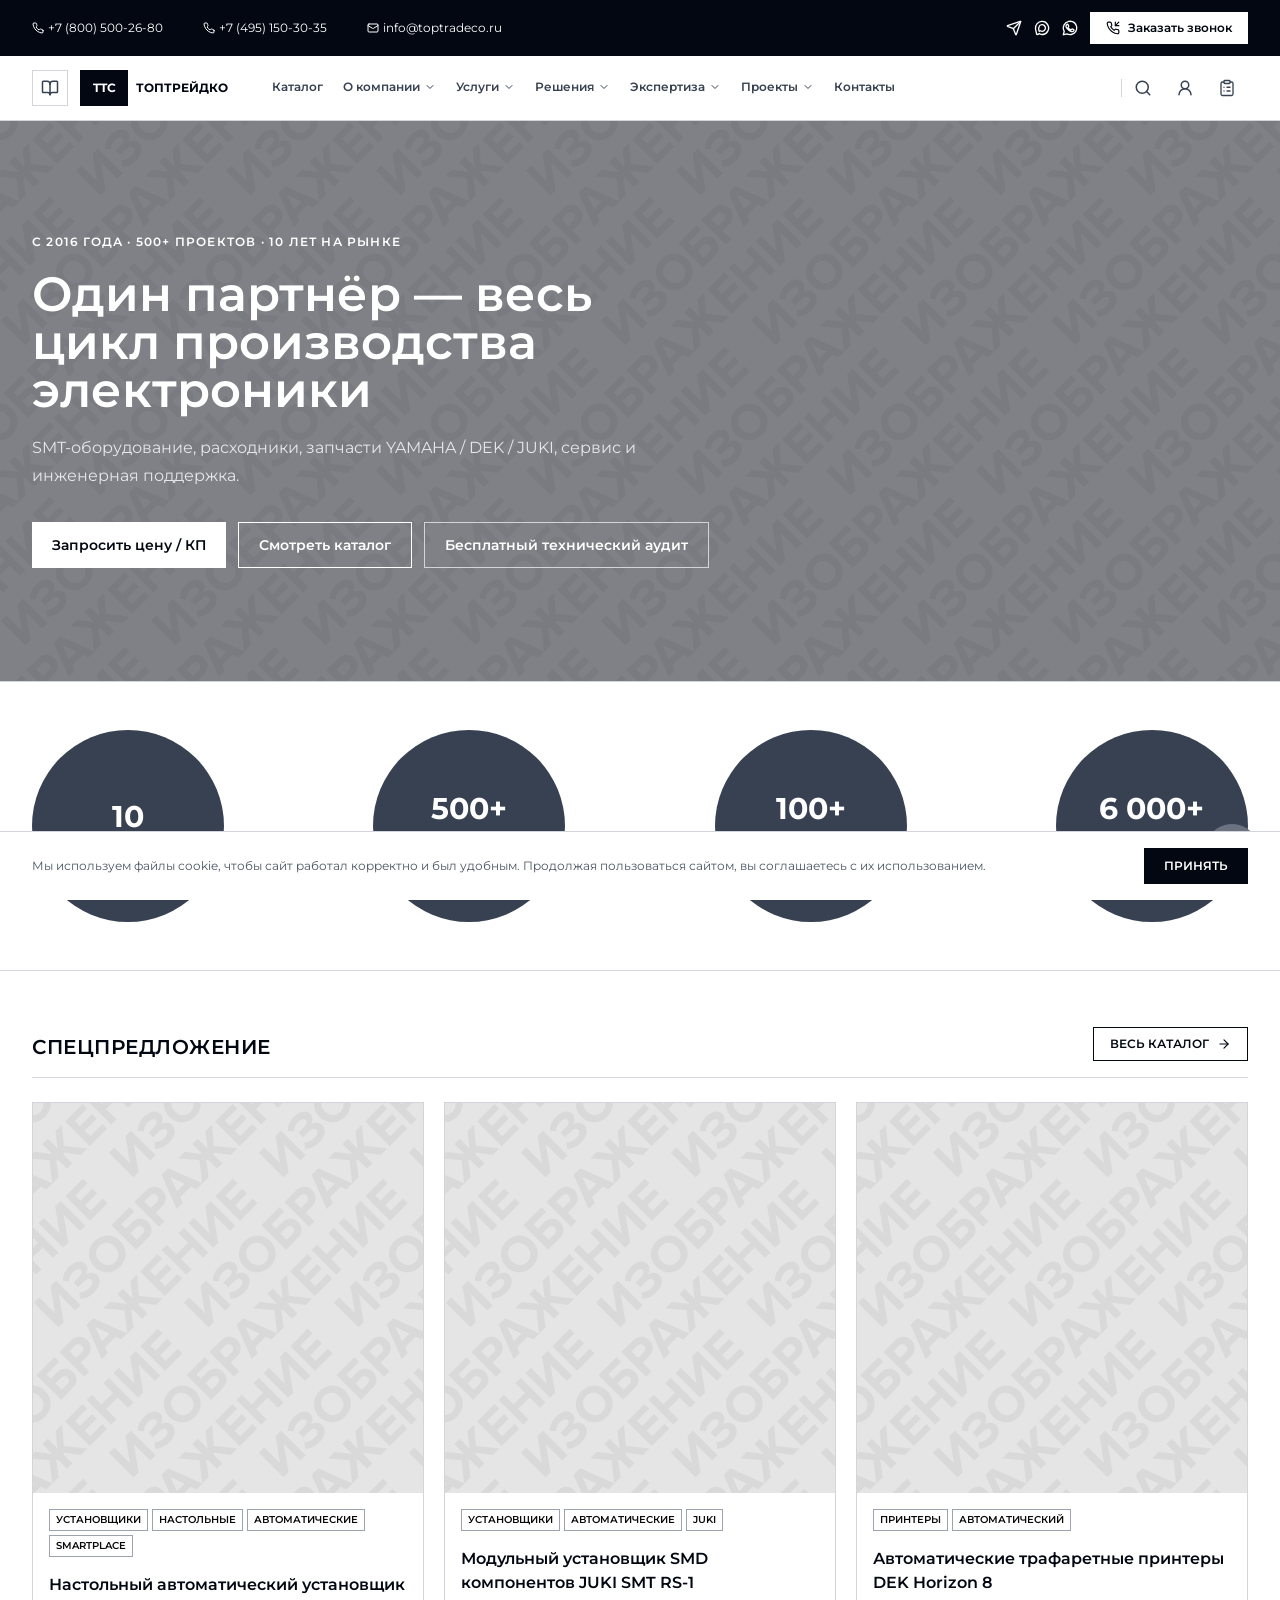
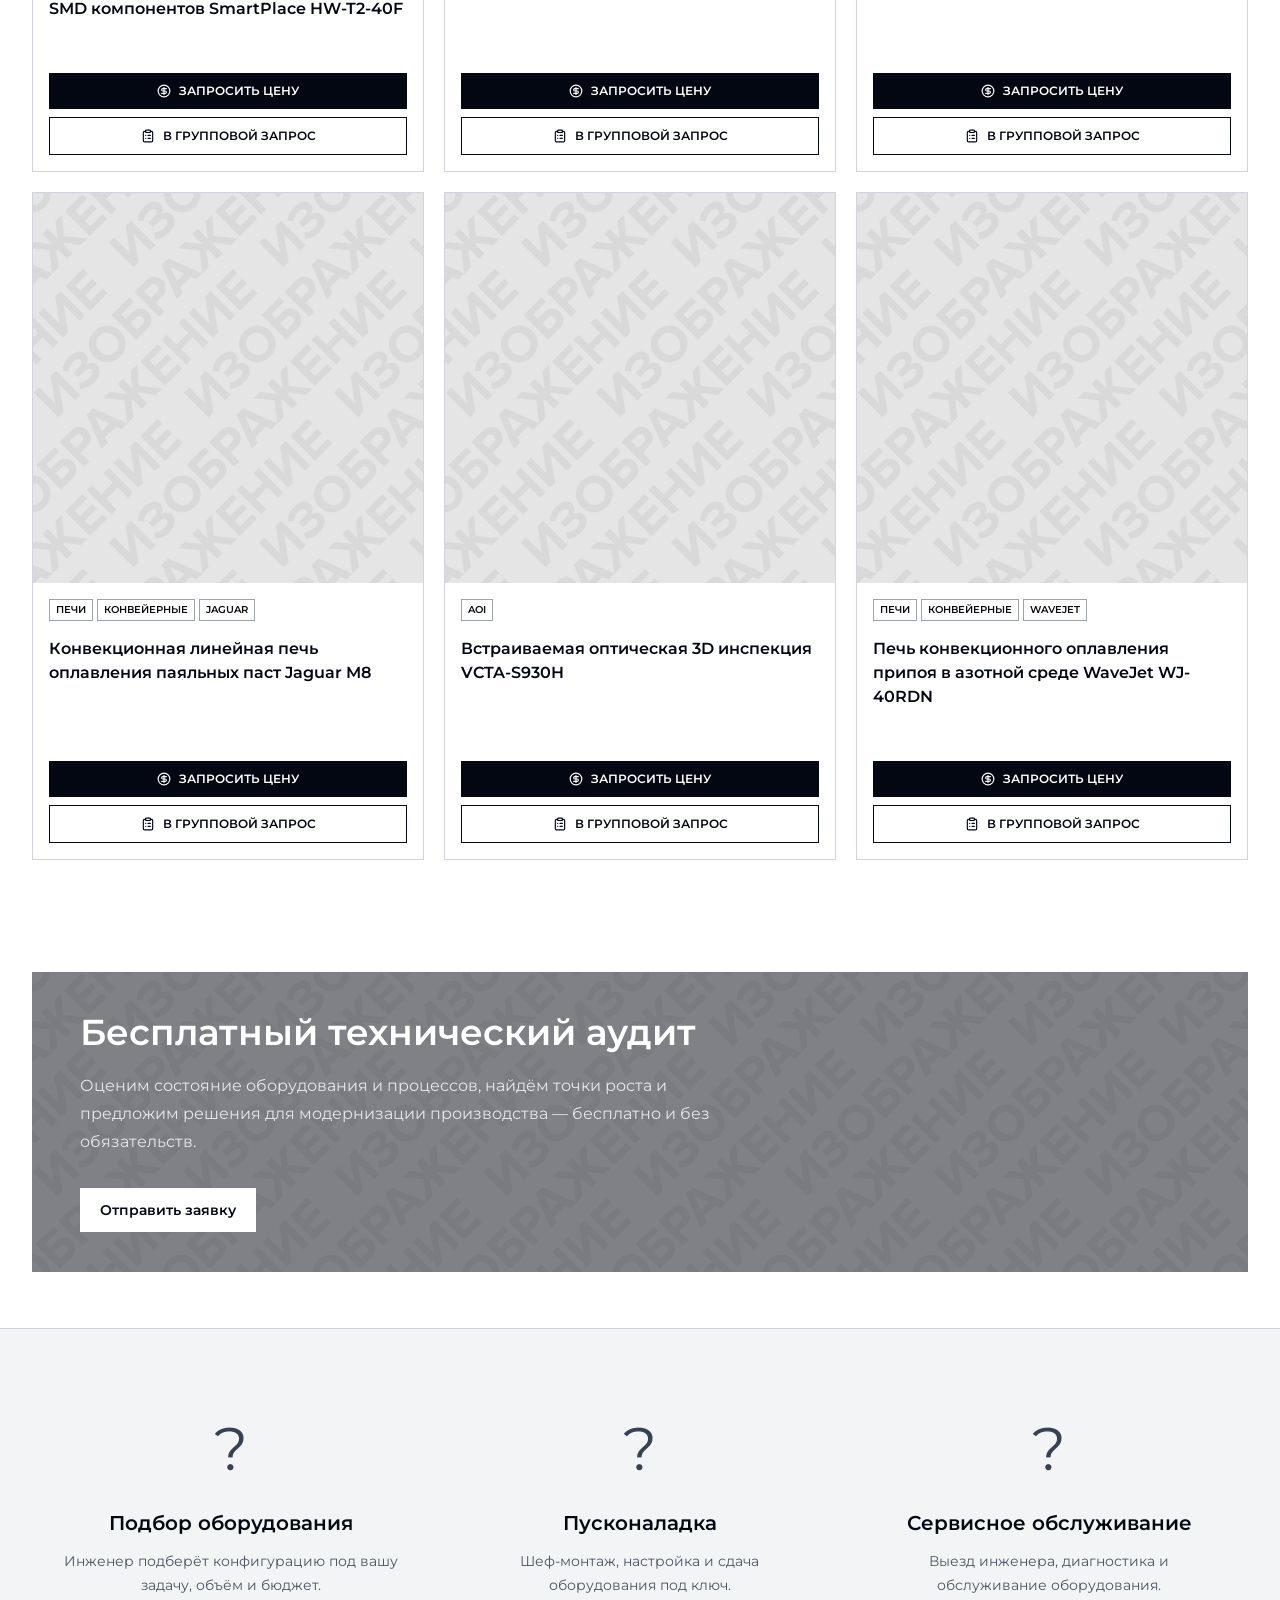
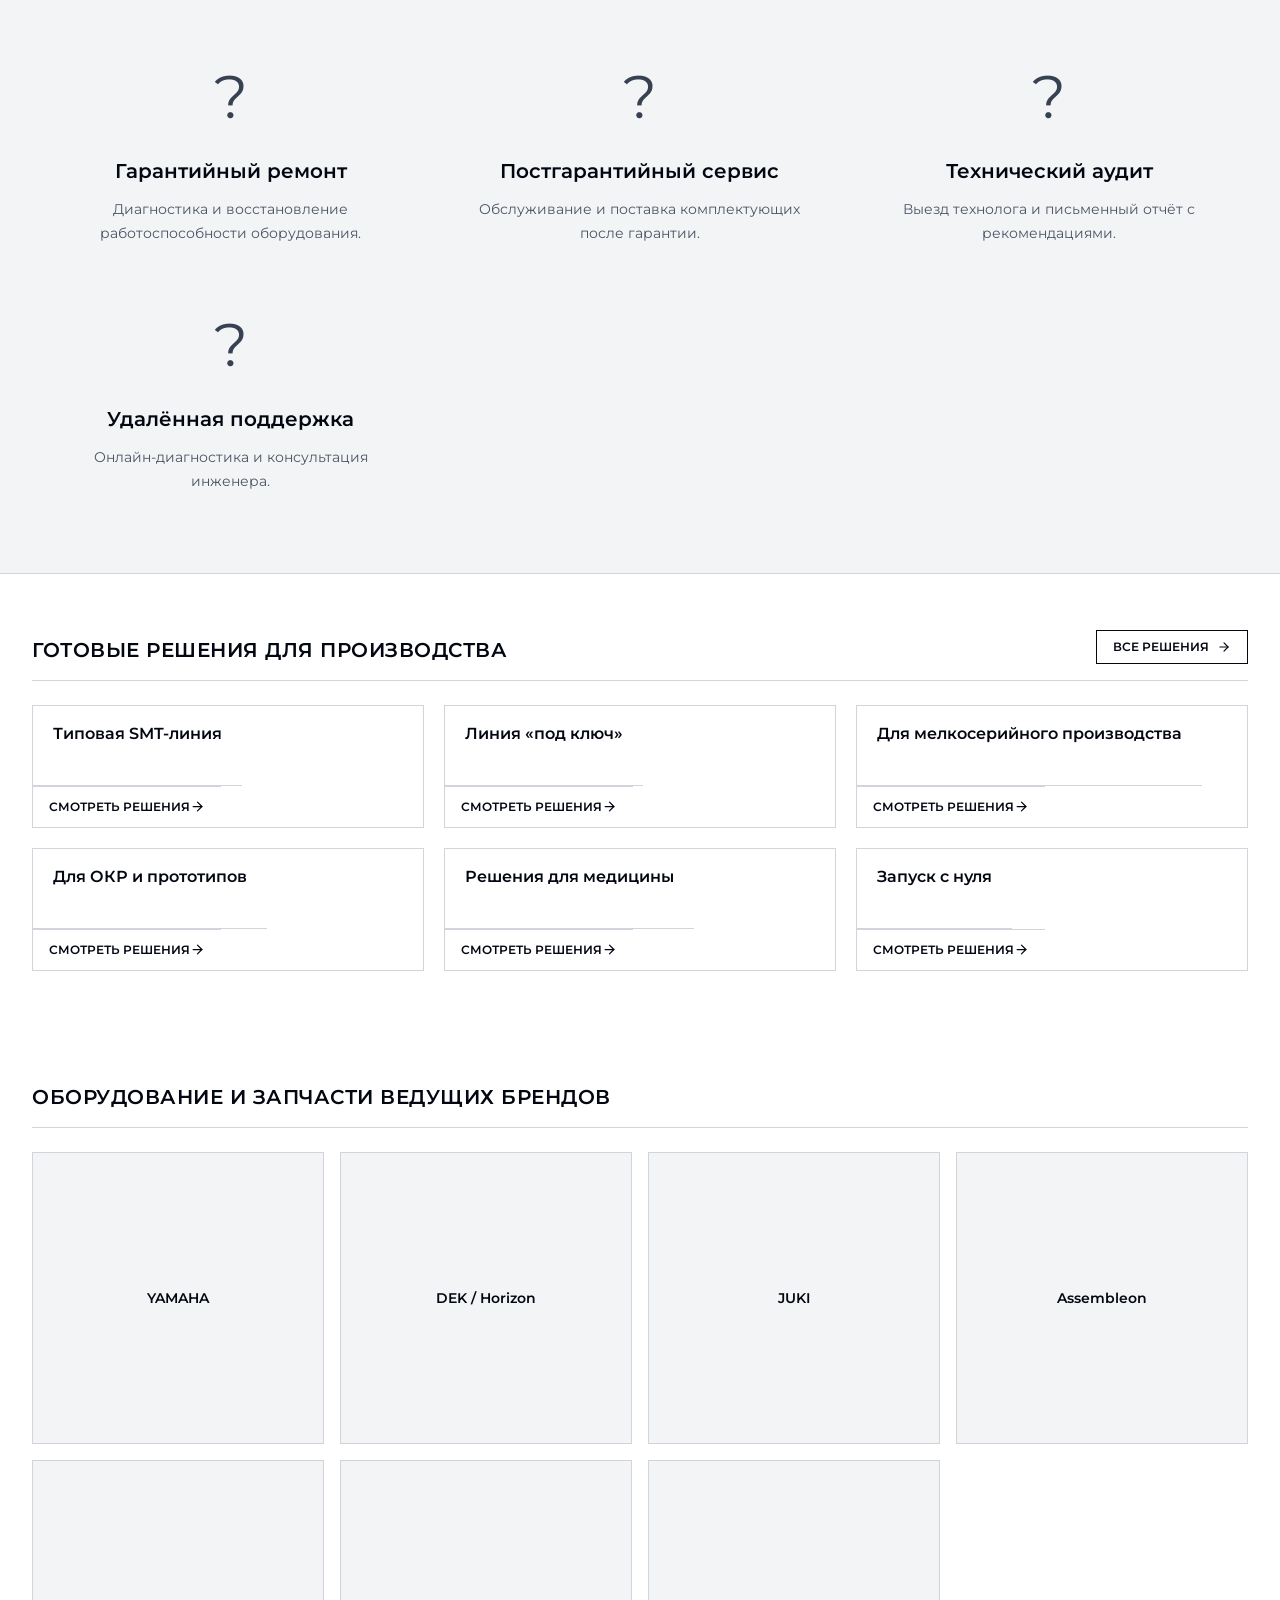
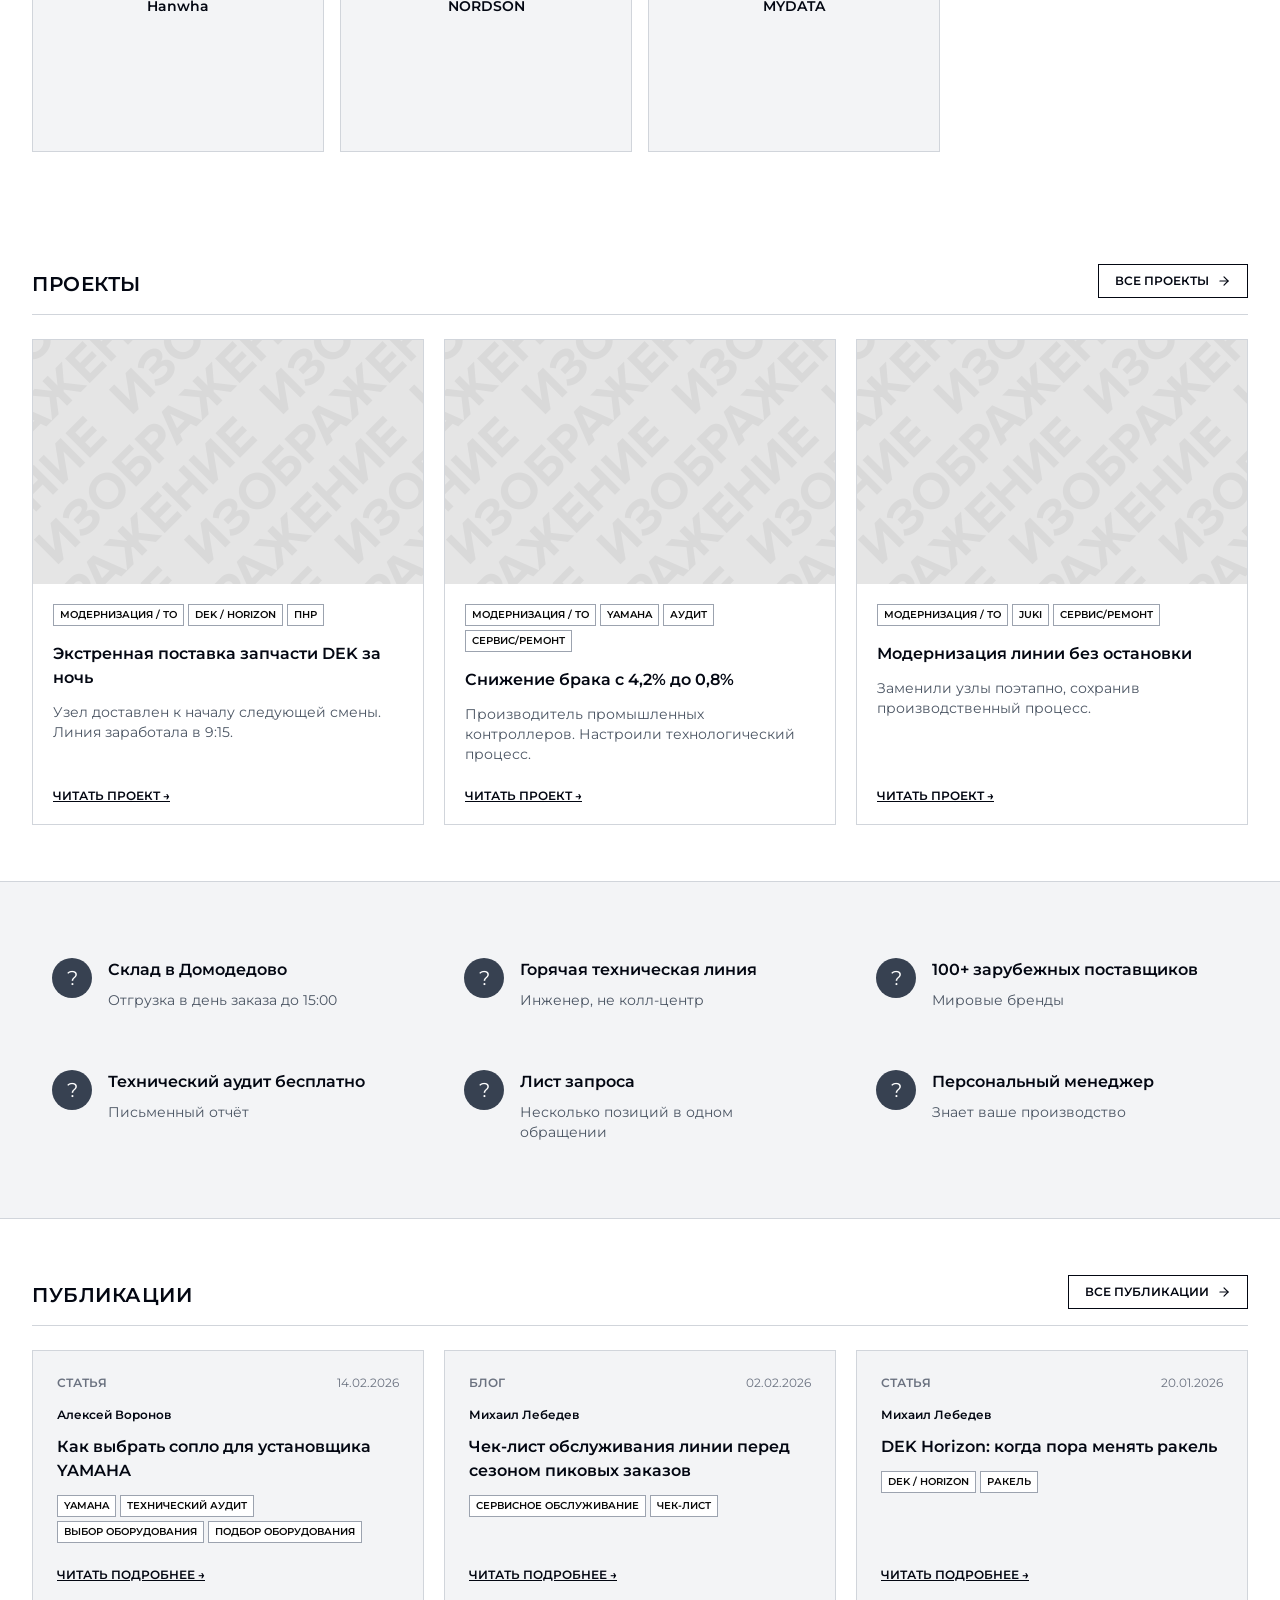
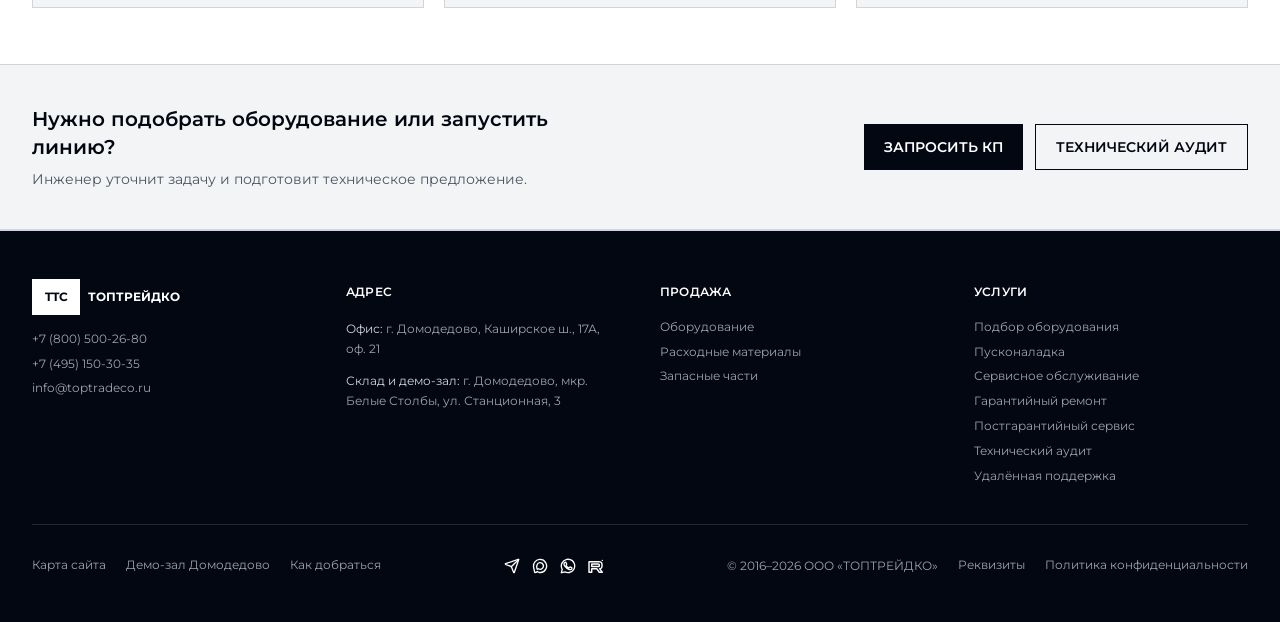
<file: ttc-proto-build/index.html>
<!doctype html>
<html lang="ru">
  <head>
    <meta charset="UTF-8" />
    <meta name="viewport" content="width=device-width, initial-scale=1.0" />
    <title>ТТС (Топтрейдко) — прототип</title>
    <script type="module" crossorigin src="./assets/index-DZlgQq28.js"></script>
    <link rel="stylesheet" crossorigin href="./assets/index-DBL5GBeF.css">
  </head>
  <body>
    <div id="root"></div>
  </body>
</html>
</file>
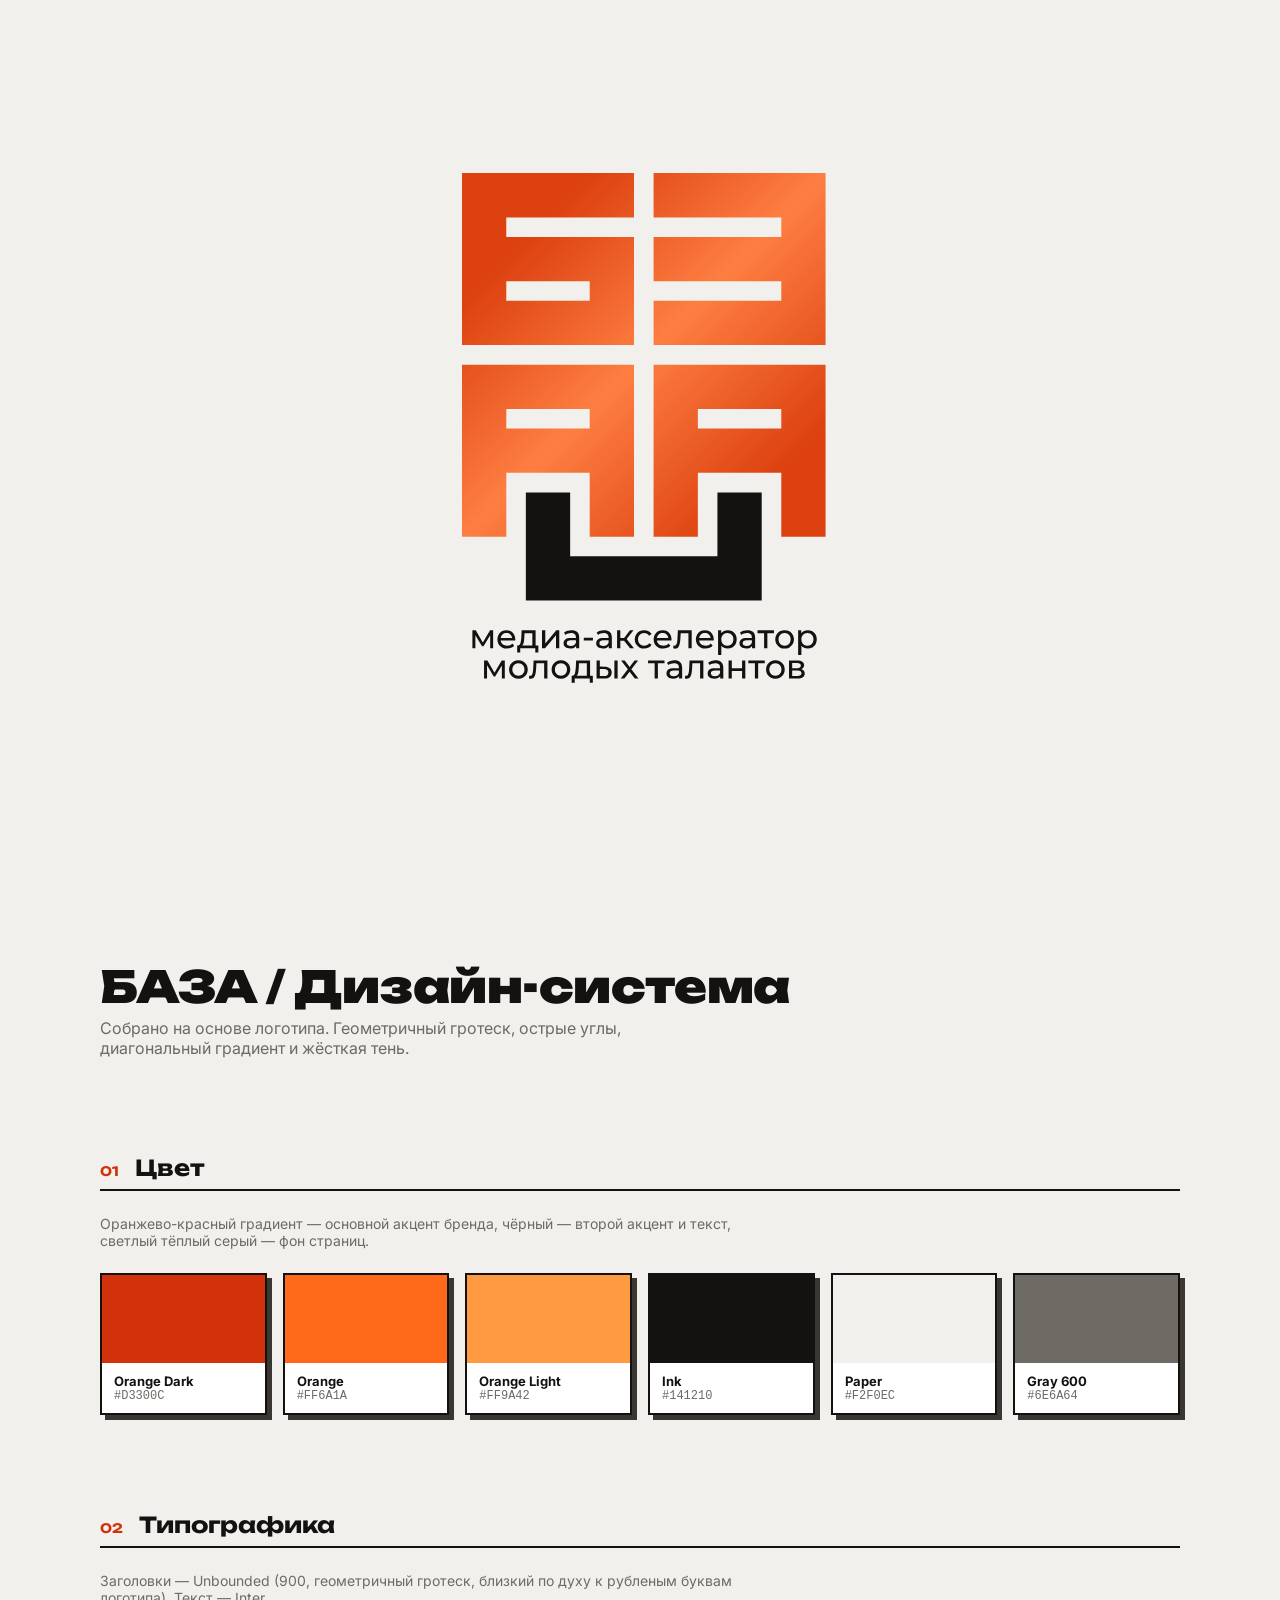
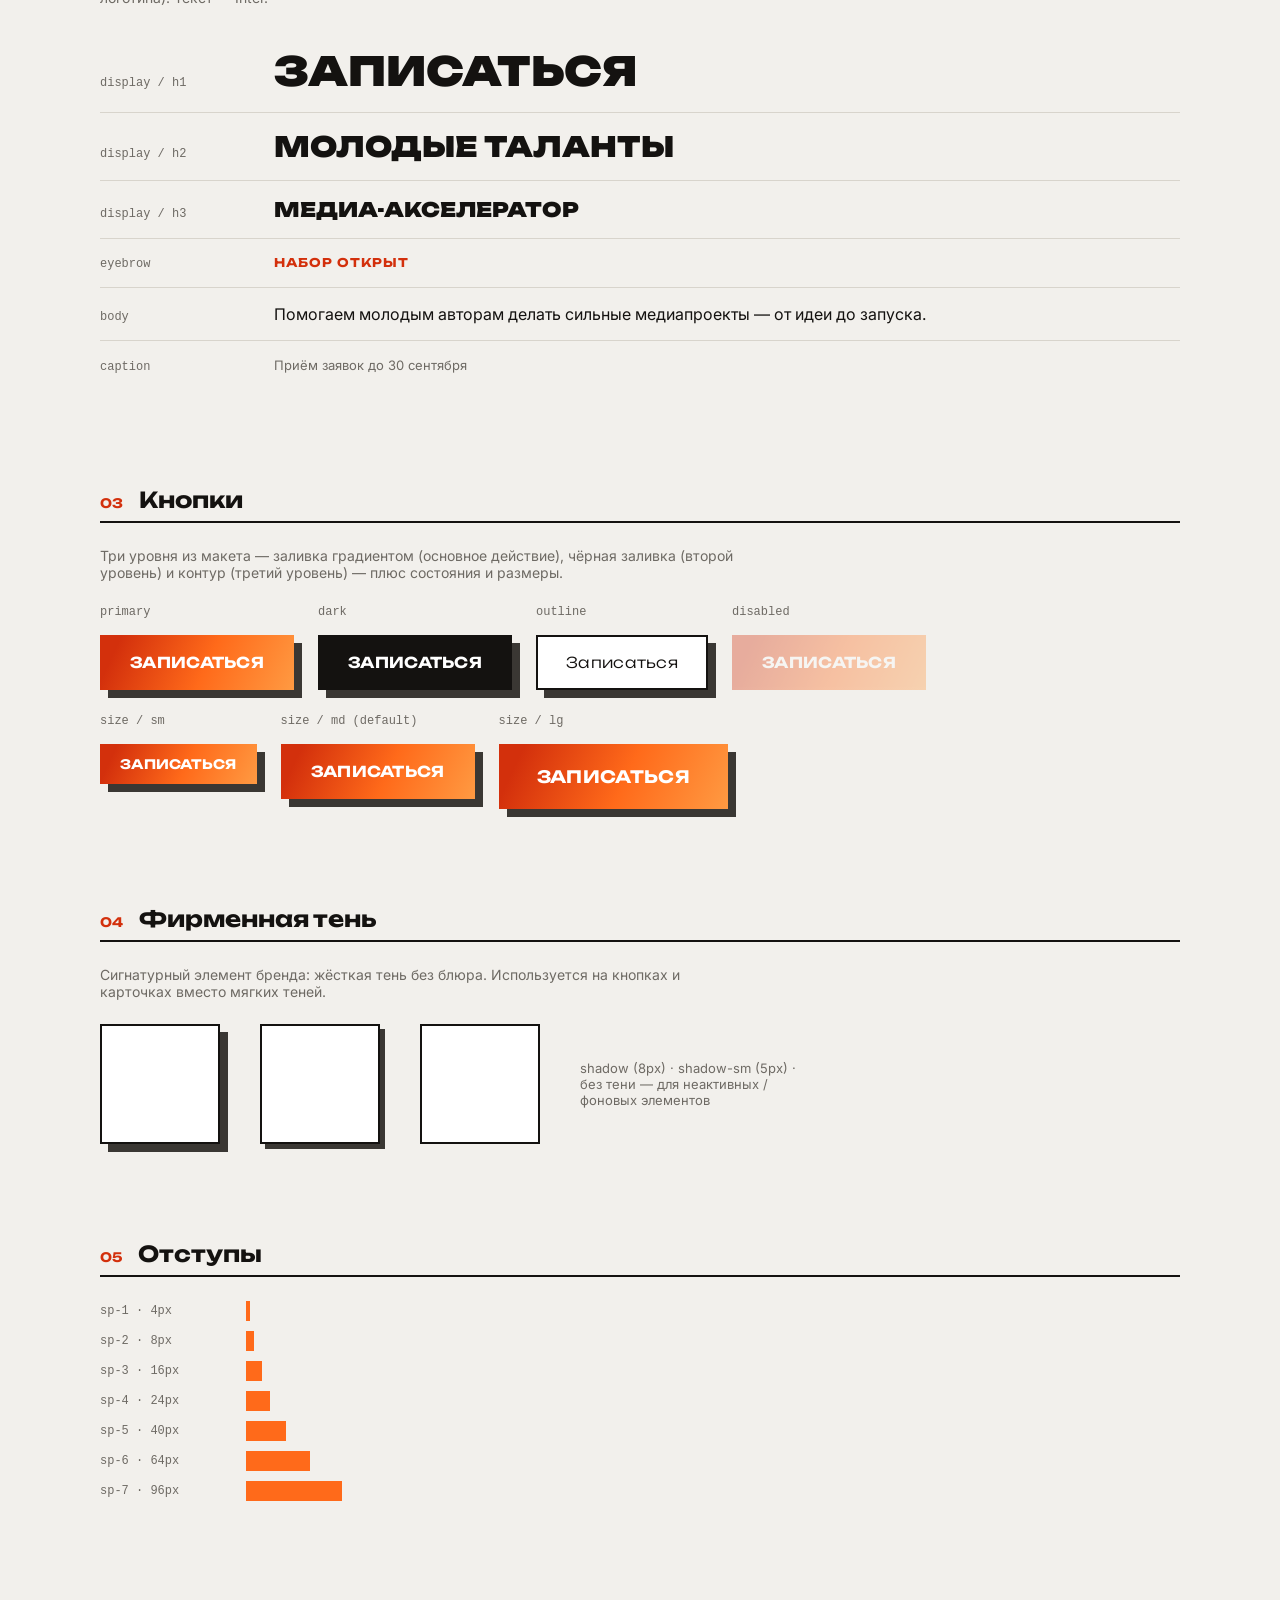
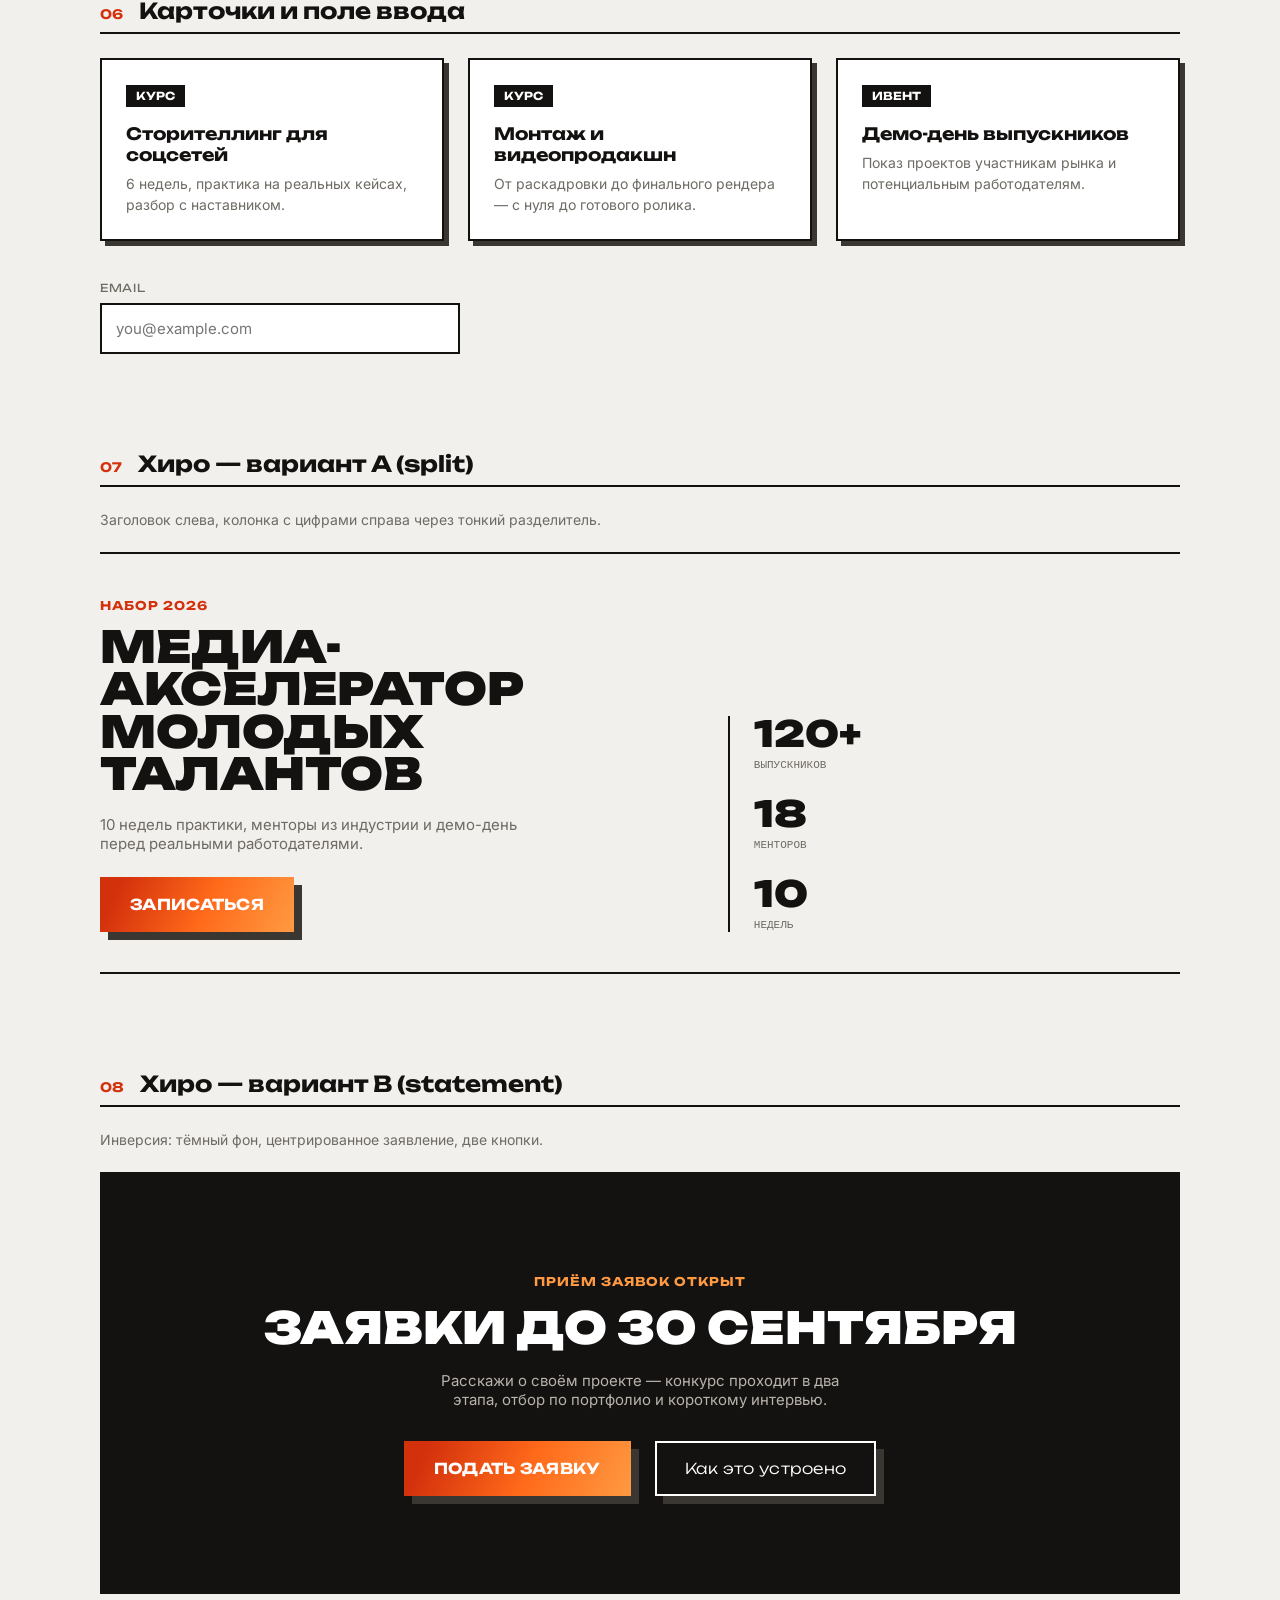
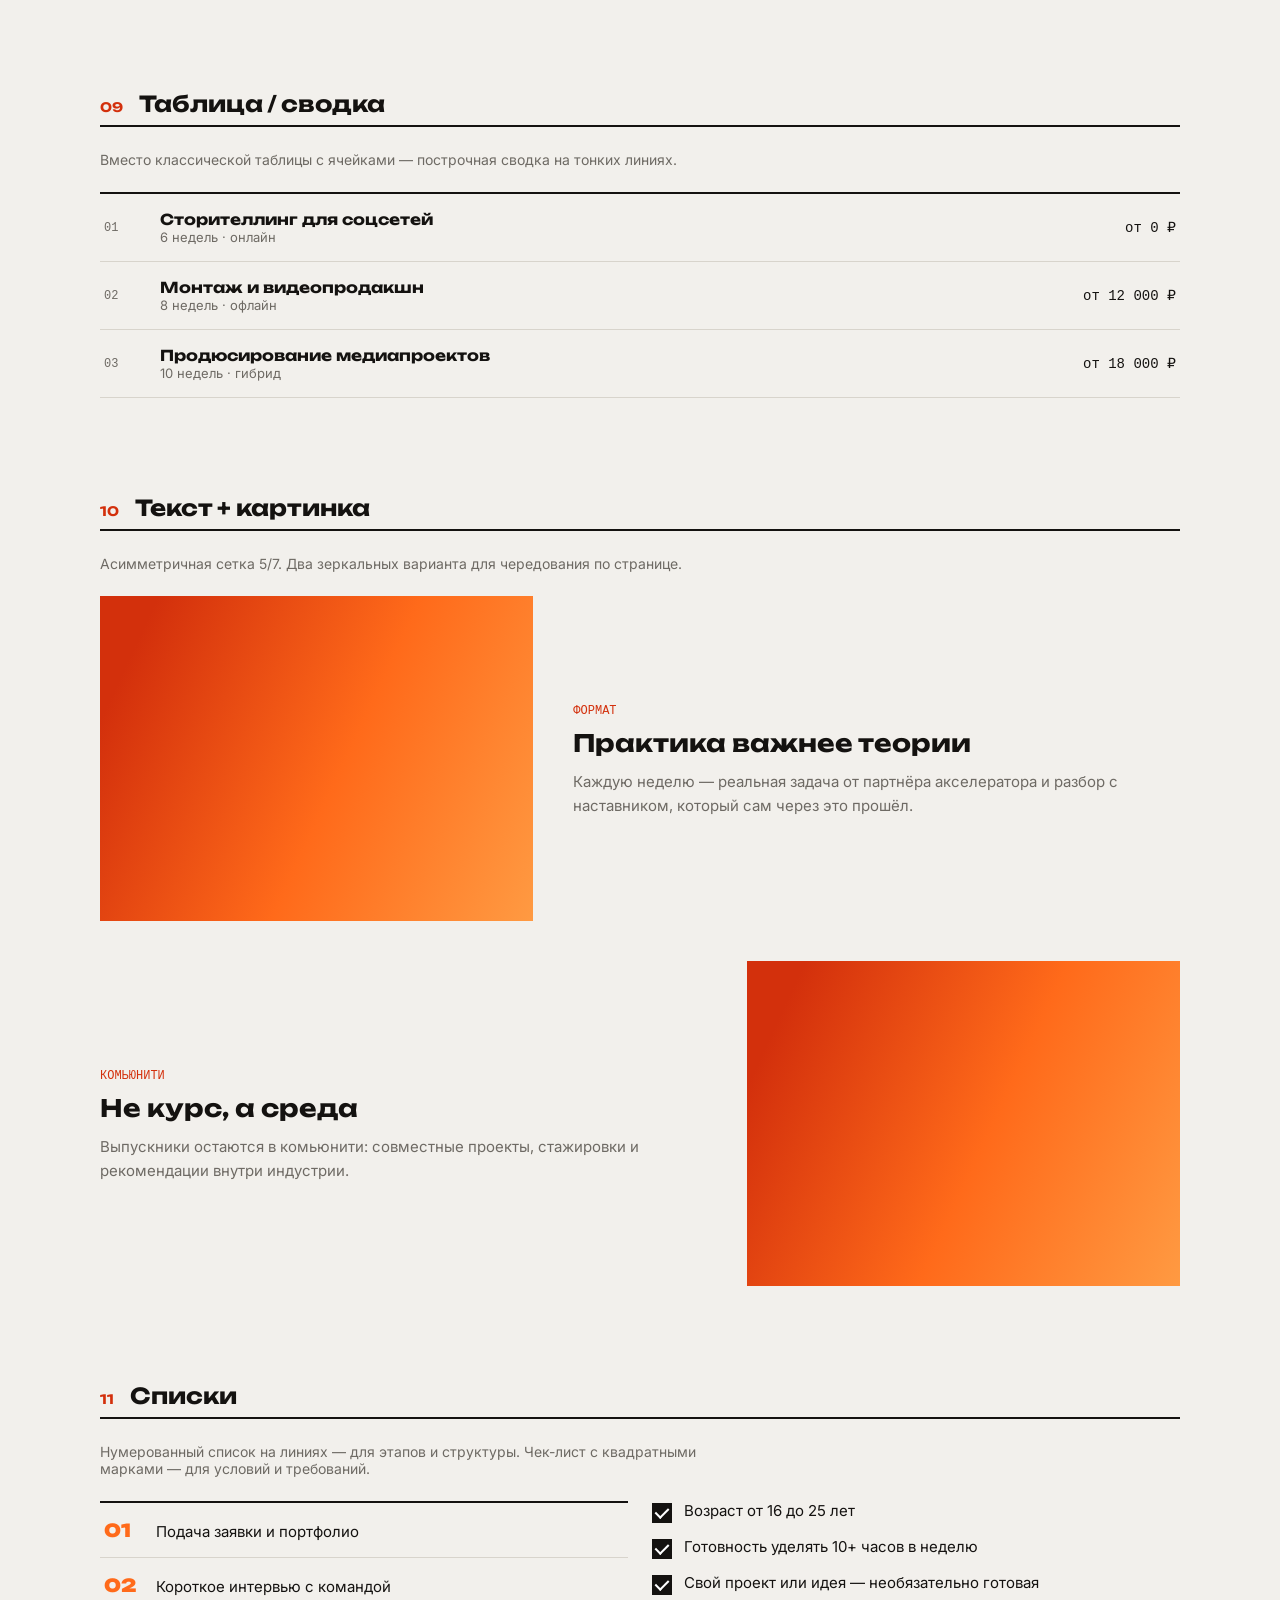
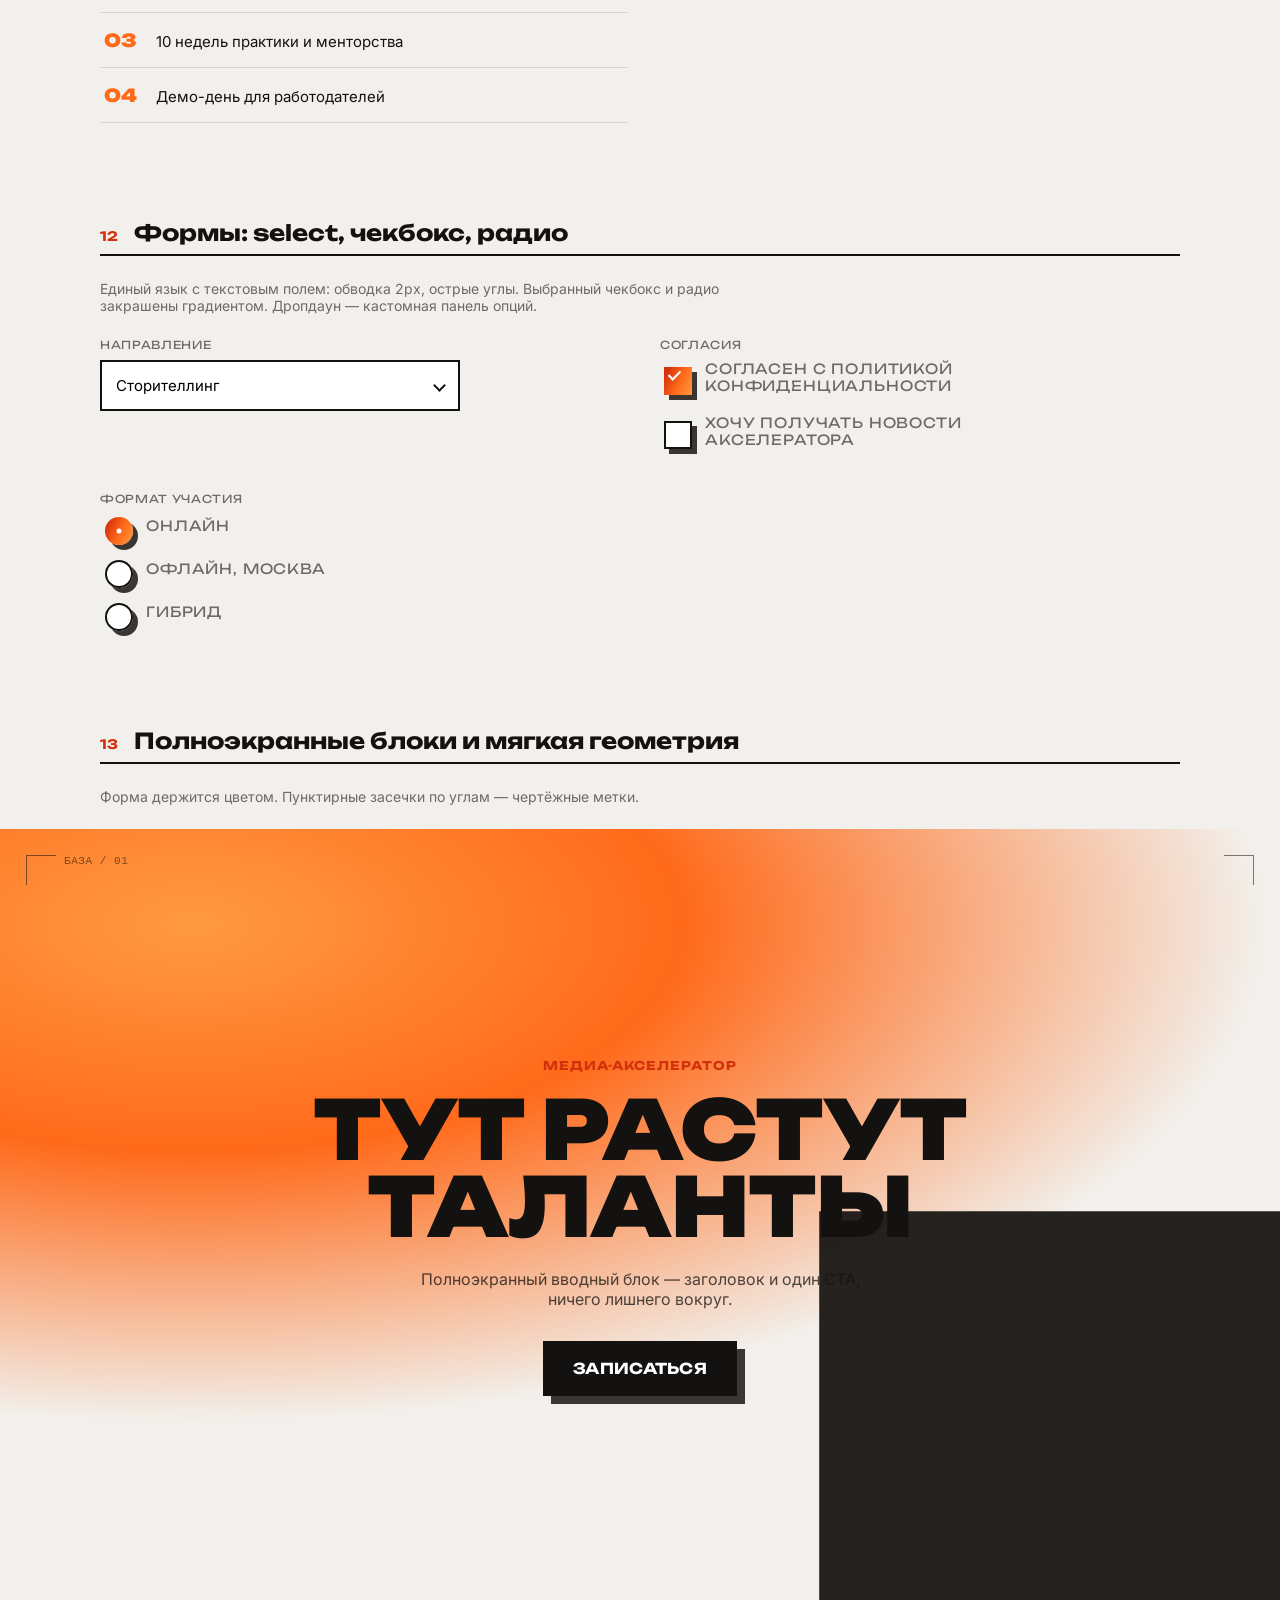
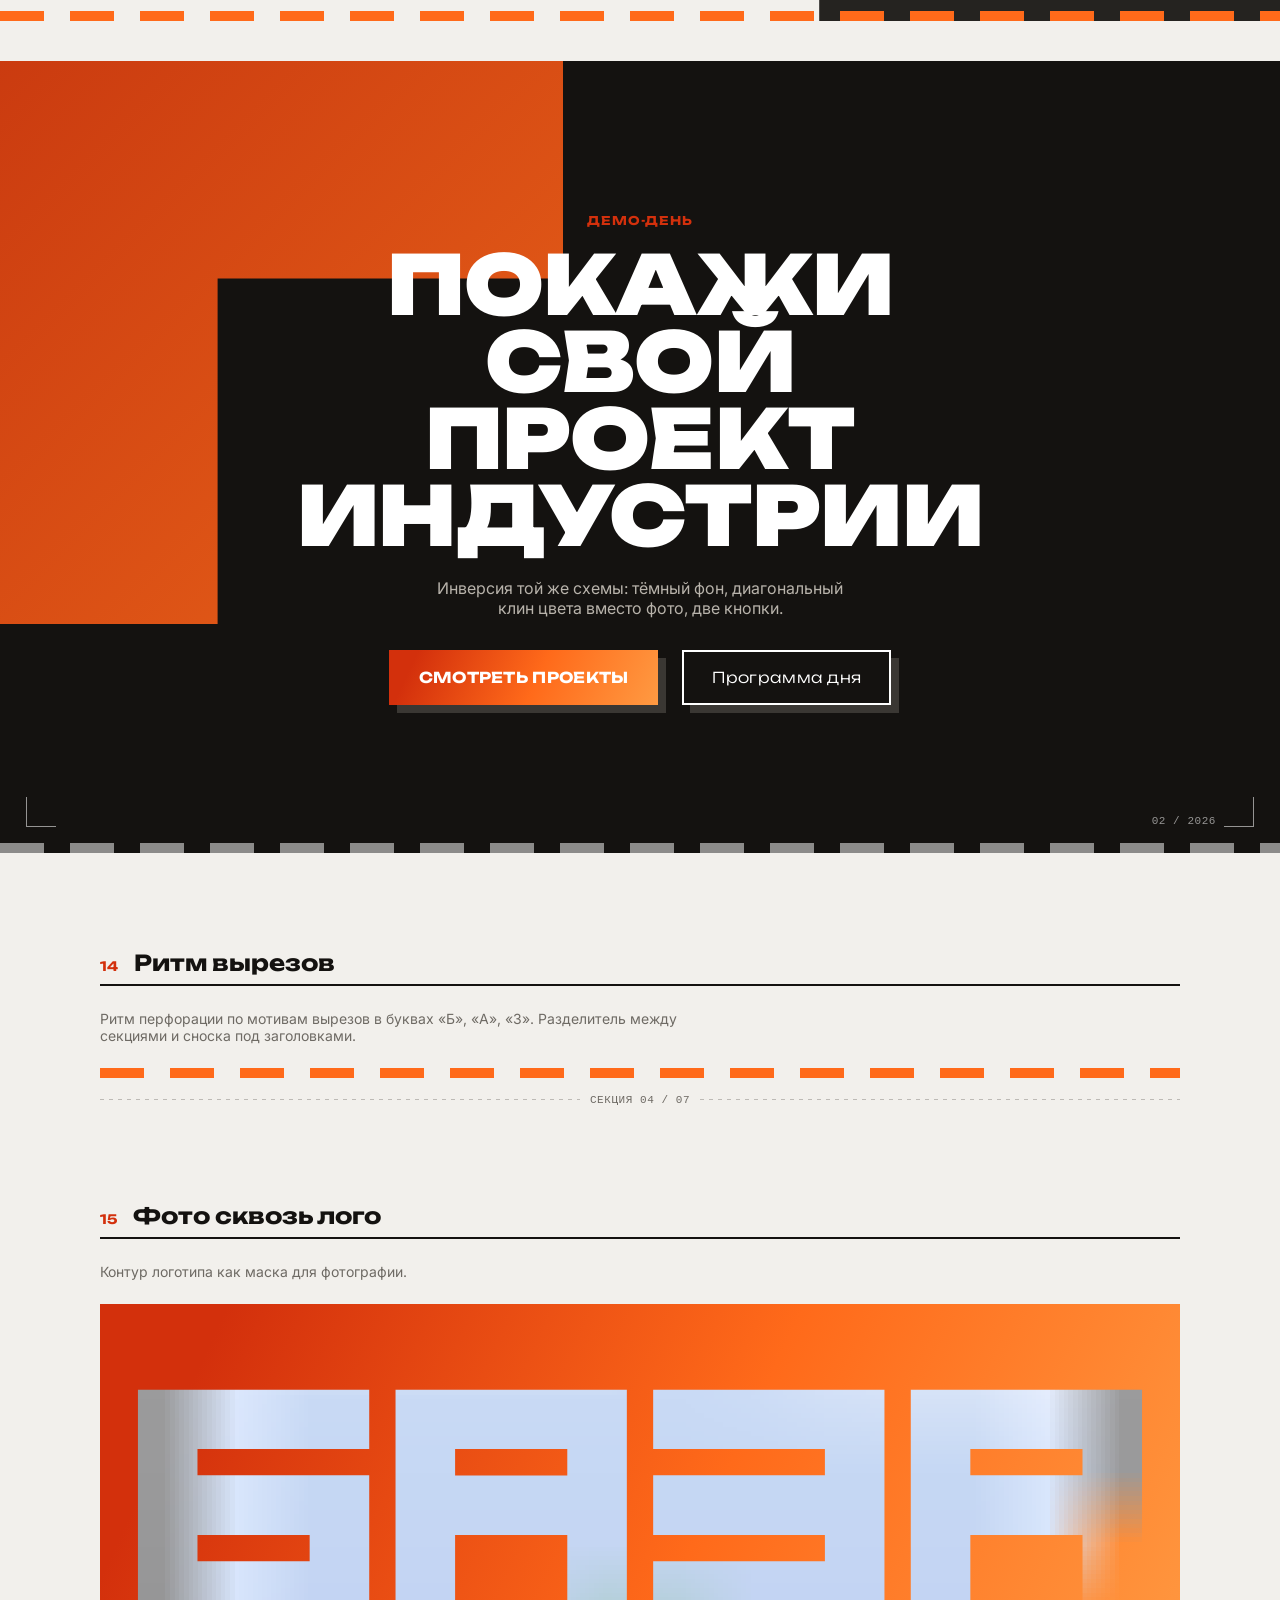
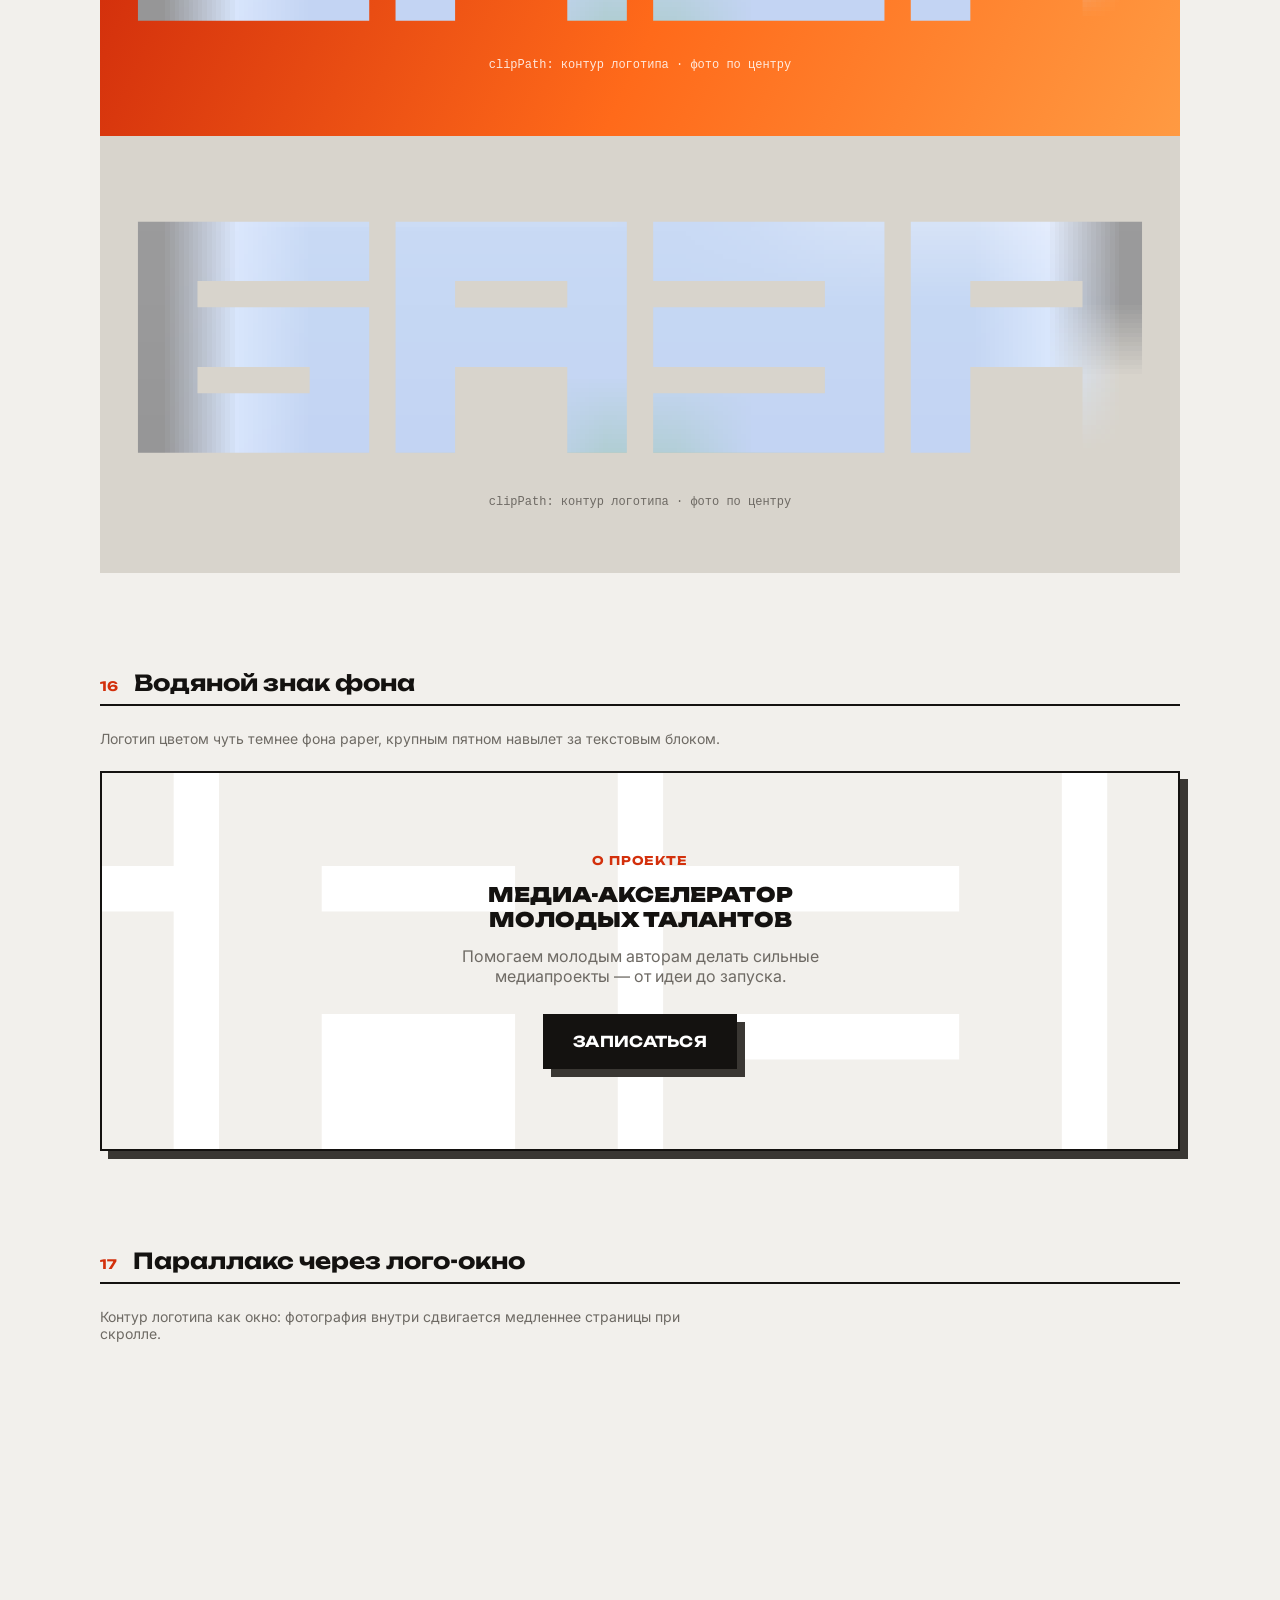
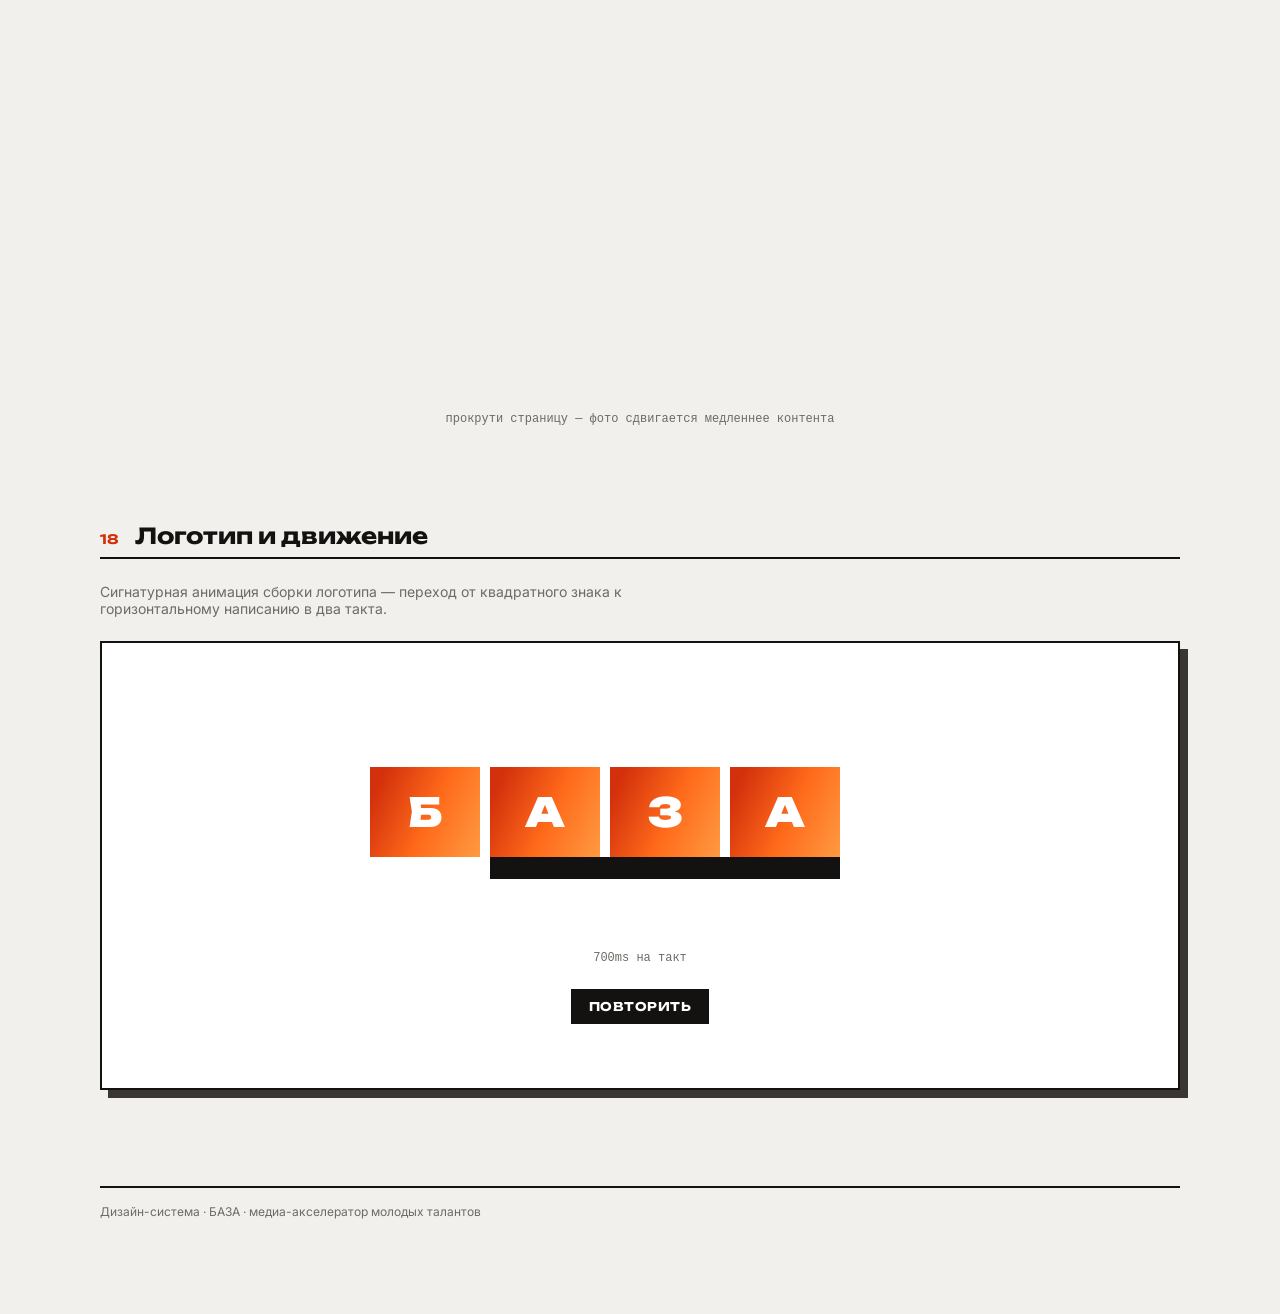
<file: baza.html>
<!DOCTYPE html>
<html lang="ru">
<head>
<meta charset="UTF-8">
<title>БАЗА</title>
<link rel="preconnect" href="https://fonts.googleapis.com">
<link href="https://fonts.googleapis.com/css2?family=Unbounded:wght@300;500;700;900&family=Inter:wght@400;500;600;700&display=swap" rel="stylesheet">
<style>
  :root{
    --orange-dark:#D3300C;
    --orange:#FF6A1A;
    --orange-light:#FF9A42;
    --gradient: linear-gradient(115deg, var(--orange-dark) 10%, var(--orange) 55%, var(--orange-light) 100%);
    --ink:#141210;
    --shadow-color:#3A3733;
    --paper:#F2F0EC;
    --paper-raise:#FFFFFF;
    --gray-600:#6E6A64;
    --gray-300:#D8D4CC;
    --paper-dark:#E6E2D8;
    --shadow-offset:8px;
    --shadow: var(--shadow-offset) var(--shadow-offset) 0 var(--shadow-color);
    --shadow-sm: 5px 5px 0 var(--shadow-color);
    --radius:0px;
    --sp-1:4px; --sp-2:8px; --sp-3:16px; --sp-4:24px; --sp-5:40px; --sp-6:64px; --sp-7:96px;
  }
  *{box-sizing:border-box;}
  body{
    margin:0;
    background:var(--paper);
    color:var(--ink);
    font-family:'Inter',sans-serif;
    padding:var(--sp-6) var(--sp-5) var(--sp-7);
  }
  .wrap{max-width:1080px;margin:0 auto;}
  h1.page-title{
    font-family:'Unbounded',sans-serif;
    font-weight:900;
    font-size:44px;
    line-height:1.05;
    margin:0 0 var(--sp-2);
    letter-spacing:-0.01em;
  }
  .page-sub{
    color:var(--gray-600);
    font-size:16px;
    margin:0 0 var(--sp-7);
    max-width:560px;
  }
  section{margin-bottom:var(--sp-7);}
  .section-head{
    display:flex;
    align-items:baseline;
    gap:var(--sp-3);
    margin-bottom:var(--sp-4);
    border-bottom:2px solid var(--ink);
    padding-bottom:var(--sp-2);
  }
  .section-num{
    font-family:'Unbounded',sans-serif;
    font-weight:700;
    font-size:13px;
    color:var(--orange-dark);
  }
  .section-title{
    font-family:'Unbounded',sans-serif;
    font-weight:700;
    font-size:22px;
    margin:0;
  }
  .section-desc{color:var(--gray-600);font-size:14px;margin:0 0 var(--sp-4);max-width:640px;}

  /* COLOR */
  .swatch-grid{display:grid;grid-template-columns:repeat(6,1fr);gap:var(--sp-3);}
  .swatch{border:2px solid var(--ink);box-shadow:var(--shadow-sm);}
  .swatch-fill{height:88px;}
  .swatch-info{background:var(--paper-raise);padding:10px 12px;}
  .swatch-name{font-weight:700;font-size:13px;}
  .swatch-hex{font-size:12px;color:var(--gray-600);font-family:monospace;}

  /* TYPE */
  .type-row{display:flex;align-items:baseline;gap:var(--sp-4);padding:var(--sp-3) 0;border-bottom:1px solid var(--gray-300);}
  .type-row:last-child{border-bottom:none;}
  .type-label{width:150px;flex-shrink:0;color:var(--gray-600);font-size:12px;font-family:monospace;}
  .t-display{font-family:'Unbounded',sans-serif;font-weight:900;text-transform:uppercase;}
  .t-h1{font-size:40px;}
  .t-h2{font-size:28px;}
  .t-h3{font-size:20px;}
  .t-eyebrow{font-family:'Unbounded',sans-serif;font-weight:700;font-size:12px;text-transform:uppercase;letter-spacing:0.08em;color:var(--orange-dark);}
  .t-body{font-family:'Inter',sans-serif;font-size:16px;font-weight:400;}
  .t-caption{font-family:'Inter',sans-serif;font-size:13px;color:var(--gray-600);}

  /* BUTTONS */
  .btn-grid{display:flex;flex-wrap:wrap;gap:var(--sp-5) var(--sp-4);align-items:flex-start;}
  .btn-group{display:flex;flex-direction:column;gap:var(--sp-3);}
  .btn-group-label{font-family:monospace;font-size:12px;color:var(--gray-600);}
  .btn{
    font-family:'Unbounded',sans-serif;
    font-weight:700;
    font-size:15px;
    text-transform:uppercase;
    letter-spacing:0.02em;
    border-radius:var(--radius);
    padding:18px 30px;
    border:none;
    cursor:pointer;
    box-shadow:var(--shadow);
    transition:transform .12s ease, box-shadow .12s ease;
    display:inline-block;
  }
  .btn:active{transform:translate(4px,4px);box-shadow:2px 2px 0 var(--shadow-color);}
  .btn-primary{background:var(--gradient);color:#fff;}
  .btn-dark{background:var(--ink);color:#fff;}
  .btn-outline{background:var(--paper-raise);color:var(--ink);border:2px solid var(--ink);padding:16px 28px;font-family:'Unbounded',sans-serif;font-weight:300;text-transform:none;font-size:15px;}
  .btn-disabled{opacity:0.35;box-shadow:none;cursor:not-allowed;transform:none;}
  .btn-sm{padding:12px 20px;font-size:13px;}
  .btn-outline.btn-sm{padding:10px 18px;}
  .btn-lg{padding:22px 38px;font-size:17px;}
  .btn-outline.btn-lg{padding:20px 36px;}

  /* CARDS */
  .card-grid{display:grid;grid-template-columns:repeat(3,1fr);gap:var(--sp-4);}
  .card{
    background:var(--paper-raise);
    border:2px solid var(--ink);
    box-shadow:var(--shadow-sm);
    padding:var(--sp-4);
  }
  .card-tag{
    display:inline-block;
    background:var(--ink);
    color:#fff;
    font-family:'Unbounded',sans-serif;
    font-size:11px;
    font-weight:700;
    text-transform:uppercase;
    padding:4px 10px;
    margin-bottom:var(--sp-3);
  }
  .card h4{font-family:'Unbounded',sans-serif;font-size:17px;margin:0 0 8px;}
  .card p{font-size:14px;color:var(--gray-600);margin:0;line-height:1.5;}

  /* SPACING */
  .space-row{display:flex;align-items:center;gap:var(--sp-3);margin-bottom:10px;}
  .space-bar{background:var(--orange);height:20px;}
  .space-label{font-family:monospace;font-size:12px;width:130px;color:var(--gray-600);}

  /* SHADOW TOKEN */
  .shadow-demo{display:flex;gap:var(--sp-5);align-items:center;}
  .shadow-box{width:120px;height:120px;background:var(--paper-raise);border:2px solid var(--ink);}

  /* FORM */
  .field{max-width:360px;}
  .field label{display:block;font-family:'Unbounded',sans-serif;font-size:11px;text-transform:uppercase;letter-spacing:.06em;margin-bottom:8px;color:var(--gray-600);}
  .field input{
    width:100%;
    border:2px solid var(--ink);
    background:var(--paper-raise);
    padding:14px 14px;
    font-family:'Inter',sans-serif;
    font-size:15px;
    border-radius:var(--radius);
  }
  .field input:focus{outline:none;box-shadow:var(--shadow-sm);}

  footer{margin-top:var(--sp-7);border-top:2px solid var(--ink);padding-top:var(--sp-3);color:var(--gray-600);font-size:12px;}

  /* HERO A — split */
  .hero-a{
    display:grid;
    grid-template-columns:1.3fr 1fr;
    gap:var(--sp-5);
    align-items:end;
    padding:var(--sp-5) 0;
    border-top:2px solid var(--ink);
    border-bottom:2px solid var(--ink);
  }
  .hero-a .headline{
    font-family:'Unbounded',sans-serif;
    font-weight:900;
    font-size:44px;
    line-height:0.96;
    letter-spacing:-0.01em;
    text-transform:uppercase;
    margin:12px 0 20px;
  }
  .hero-a .lead{font-size:15px;color:var(--gray-600);max-width:420px;margin:0 0 24px;}
  .hero-a .side{
    border-left:2px solid var(--ink);
    padding-left:var(--sp-4);
    display:flex;
    flex-direction:column;
    gap:var(--sp-4);
  }
  .hero-a .stat b{
    display:block;
    font-family:'Unbounded',sans-serif;
    font-weight:900;
    font-size:36px;
    line-height:1;
  }
  .hero-a .stat span{
    font-family:monospace;
    font-size:11px;
    text-transform:uppercase;
    color:var(--gray-600);
  }

  /* HERO B — statement, inverted */
  .hero-b{
    background:var(--ink);
    color:#fff;
    padding:var(--sp-7) var(--sp-5);
    text-align:center;
    border:2px solid var(--ink);
  }
  .hero-b .t-eyebrow{color:var(--orange-light);}
  .hero-b h3{
    font-family:'Unbounded',sans-serif;
    font-weight:900;
    font-size:44px;
    text-transform:uppercase;
    line-height:1.02;
    margin:16px 0 20px;
  }
  .hero-b p{font-size:15px;color:#B8B3AB;max-width:440px;margin:0 auto 32px;}
  .cta-row{display:flex;gap:24px;justify-content:center;flex-wrap:wrap;}
  .btn-outline-light{background:transparent;color:#fff;border:2px solid #fff;padding:16px 28px;font-family:'Unbounded',sans-serif;font-weight:300;text-transform:none;font-size:15px;}

  /* TABLE / SPEC LIST */
  .spec-table{border-top:2px solid var(--ink);}
  .spec-row{
    display:grid;
    grid-template-columns:40px 1fr 140px;
    gap:var(--sp-3);
    align-items:center;
    padding:16px 4px;
    border-bottom:1px solid var(--gray-300);
  }
  .spec-row:hover{background:rgba(255,106,26,0.08);}
  .spec-index{font-family:monospace;font-size:12px;color:var(--gray-600);}
  .spec-name{font-family:'Unbounded',sans-serif;font-weight:700;font-size:15px;}
  .spec-meta{font-size:13px;color:var(--gray-600);}
  .spec-value{font-family:monospace;font-size:14px;color:var(--ink);text-align:right;}

  /* MEDIA + TEXT */
  .media-text{display:grid;grid-template-columns:5fr 7fr;gap:var(--sp-5);align-items:center;margin-bottom:var(--sp-5);}
  .media-text.reverse{grid-template-columns:7fr 5fr;}
  .media-text.reverse .media{order:2;}
  .media-text .media{
    background:var(--gradient);
    aspect-ratio:4/3;
  }
  .media-text .tag{
    display:inline-block;
    font-family:monospace;
    font-size:12px;
    color:var(--orange-dark);
    text-transform:uppercase;
    margin-bottom:10px;
  }
  .media-text h4{font-family:'Unbounded',sans-serif;font-size:24px;margin:0 0 12px;}
  .media-text p{font-size:15px;color:var(--gray-600);line-height:1.6;margin:0;}

  /* LISTS */
  .num-list{list-style:none;margin:0;padding:0;border-top:2px solid var(--ink);}
  .num-list li{display:flex;gap:20px;padding:16px 4px;border-bottom:1px solid var(--gray-300);align-items:baseline;}
  .num-list .n{font-family:'Unbounded',sans-serif;font-weight:900;font-size:18px;color:var(--orange);width:32px;flex-shrink:0;}
  .num-list .t{font-size:15px;}

  .check-list{list-style:none;margin:0;padding:0;display:flex;flex-direction:column;gap:14px;}
  .check-list li{display:flex;gap:12px;align-items:flex-start;font-size:15px;}
  .check-mark{width:20px;height:20px;background:var(--ink);flex-shrink:0;position:relative;margin-top:2px;}
  .check-mark::after{content:'';position:absolute;left:6px;top:2px;width:6px;height:11px;border:solid #fff;border-width:0 2px 2px 0;transform:rotate(45deg);}

  /* SELECT + CHECKBOX */
  .form-grid{display:grid;grid-template-columns:1fr 1fr;gap:var(--sp-5);align-items:start;}

  /* custom select — a native <select>'s open dropdown list is drawn by the OS/browser
     and can't be restyled, so the interactive listbox itself is markup we own */
  .custom-select{position:relative;}
  .cs-trigger{
    width:100%;
    display:flex;
    justify-content:space-between;
    align-items:center;
    gap:12px;
    border:2px solid var(--ink);
    background:var(--paper-raise);
    padding:14px;
    font-family:'Inter',sans-serif;
    font-size:15px;
    text-align:left;
    border-radius:var(--radius);
    cursor:pointer;
  }
  .cs-arrow{
    width:9px;height:9px;flex-shrink:0;
    border:solid var(--ink);
    border-width:0 2px 2px 0;
    transform:rotate(45deg);
    transition:transform .15s ease;
  }
  .custom-select.open .cs-arrow{transform:rotate(-135deg);}
  .cs-panel{
    position:absolute;
    top:calc(100% + 6px);
    left:0; right:0;
    background:var(--paper-raise);
    /*border:2px solid var(--ink);*/
    box-shadow:var(--shadow-sm);
    z-index:20;
    display:none;
    max-height:220px;
    overflow-y:auto;
  }
  .custom-select.open .cs-panel{display:block;}
  .cs-option{
    padding:12px 14px;
    font-size:14px;
    cursor:pointer;
    border-bottom:1px solid var(--gray-300);
  }
  .cs-option:last-child{border-bottom:none;}
  .cs-option:hover{background:var(--paper);}
  .cs-option.is-selected{background:var(--orange);color:#fff;font-weight:600;}

  .checkbox-row{display:flex;align-items:center;gap:10px;margin-bottom:12px;}
  .checkbox-row input[type=checkbox]{
    appearance:none;
    -webkit-appearance:none;
    width:19px;height:19px;
    border:none;
    background:var(--paper-raise);
    cursor:pointer;
    position:relative;
    flex-shrink:0;
    border-radius:var(--radius);
    outline:none;
    box-shadow: inset 0 0 0 2px var(--ink), var(--shadow-sm);
  }
  .checkbox-row input[type=checkbox]:checked{background:var(--gradient);box-shadow:var(--shadow-sm);}
  .checkbox-row input[type=checkbox]:focus-visible{outline:2px solid var(--orange-dark);outline-offset:2px;}
  .checkbox-row input[type=checkbox]:checked::after{
    content:'';
    position:absolute;
    left:7px; top:1px;
    width:5px;height:10px;
    border:solid #fff;
    border-width:0 2px 2px 0;
    transform:rotate(45deg);
  }
  .checkbox-row label{font-size:14px;}

  /* ROUND — radio buttons, same visual language as checkboxes but circular */
  .radio-row{display:flex;align-items:center;gap:10px;margin-bottom:12px;}
  .radio-row input[type=radio]{
    appearance:none;
    -webkit-appearance:none;
    width:22px;height:22px;
    border:none;
    border-radius:50%;
    background:var(--paper-raise);
    cursor:pointer;
    position:relative;
    flex-shrink:0;
    outline:none;
    box-shadow: inset 0 0 0 2px var(--ink), var(--shadow-sm);
  }
  .radio-row input[type=radio]:checked{background:var(--gradient);box-shadow:var(--shadow-sm);}
  .radio-row input[type=radio]:focus-visible{outline:2px solid var(--orange-dark);outline-offset:2px;}
  .radio-row input[type=radio]:checked::after{
    content:'';
    position:absolute;
    left:50%; top:50%;
    width:5px;height:5px;
    background:#fff;
    border-radius:50%;
    transform:translate(-50%,-50%);
  }
  .radio-row label{font-size:14px;}

  /* NOTCH RHYTHM — exact proportion of the cut inside "А" (~4.4:1, elongated bar) */
  .notch-strip{
    height:10px;
    background-image:repeating-linear-gradient(90deg, var(--orange) 0 44px, transparent 44px 70px);
  }
  .notch-strip.on-dark{
    background-image:repeating-linear-gradient(90deg, rgba(255,255,255,.85) 0 44px, transparent 44px 70px);
    opacity:.6;
  }

  /* BLUEPRINT — hairline construction marks, no fills, no outlines on content */
  .blueprint-rule{
    display:flex;
    align-items:center;
    gap:10px;
    color:var(--gray-600);
    font-family:monospace;
    font-size:11px;
    text-transform:uppercase;
    letter-spacing:.05em;
  }
  .blueprint-rule::before, .blueprint-rule::after{
    content:'';
    flex:1;
    height:1px;
    background:repeating-linear-gradient(90deg, currentColor 0 4px, transparent 4px 9px);
    opacity:.4;
  }
  .bp-corner{position:absolute;width:30px;height:30px;opacity:.55;}
  .bp-corner.tl{top:26px;left:26px;border-top:1px solid currentColor;border-left:1px solid currentColor;}
  .bp-corner.tr{top:26px;right:26px;border-top:1px solid currentColor;border-right:1px solid currentColor;}
  .bp-corner.bl{bottom:26px;left:26px;border-bottom:1px solid currentColor;border-left:1px solid currentColor;}
  .bp-corner.br{bottom:26px;right:26px;border-bottom:1px solid currentColor;border-right:1px solid currentColor;}
  .bp-label{
    position:absolute;
    font-family:monospace;
    font-size:11px;
    letter-spacing:.05em;
    opacity:.55;
  }

  /* FULL-BLEED HERO — breaks out of the content column to fill the viewport width */
  .fullbleed{
    width:100vw;
    margin-left:calc(50% - 50vw);
    margin-right:calc(50% - 50vw);
    position:relative;
    min-height:88vh;
    display:flex;
    align-items:center;
    justify-content:center;
    overflow:hidden;
    color:var(--ink);
  }
  .fullbleed-a{
    background:
      radial-gradient(120% 90% at 15% 12%, var(--orange-light) 0%, var(--orange) 32%, var(--paper) 70%);
  }
  .fullbleed-b{
    background:var(--ink);
    color:#fff;
  }
  .fb-shape{
    position:absolute;
    border-radius:0;
  }
  .fullbleed-a .fb-shape{
    width:46vw; height:46vw; max-width:640px; max-height:640px;
    right:-10vw; bottom:-14vw;
    background:var(--ink);
    clip-path:polygon(0 0, 100% 0, 100% 100%, 40% 100%, 40% 70%, 0 70%);
    opacity:.92;
  }
  .fullbleed-b .fb-shape{
    width:60vw; height:60vw; max-width:780px; max-height:780px;
    left:-16vw; top:-16vw;
    background:linear-gradient(135deg, var(--orange-dark), var(--orange));
    clip-path:polygon(0 0, 100% 0, 100% 55%, 55% 55%, 55% 100%, 0 100%);
    opacity:.9;
  }
  .fb-content{position:relative;z-index:2;text-align:center;max-width:770px;padding:0 32px;}
  .fb-content .t-eyebrow{display:inline-block;margin-bottom:18px;}
  .fb-content h2{
    font-family:'Unbounded',sans-serif;
    font-weight:900;
    font-size:clamp(40px,6.4vw,84px);
    text-transform:uppercase;
    line-height:0.94;
    letter-spacing:-0.01em;
    margin:0 0 24px;
  }
  .fullbleed-b .fb-content h2{color:#fff;}
  .fb-content p{font-size:16px;margin:0 auto 32px;max-width:440px;}
  .fullbleed-a .fb-content p{color:var(--ink);opacity:.75;}
  .fullbleed-b .fb-content p{color:#B8B3AB;}
  .fb-corner-strip{position:absolute;left:0;right:0;bottom:0;}

  /* PHOTO-THROUGH-LOGO — real logo path used as an SVG clip, photo/gradient inside */
  .photo-mask-block{
    background:var(--gradient);
    padding:var(--sp-6) var(--sp-4);
    position:relative;
  }
  .photo-mask-block2{
    background:var(--gray-300);
    padding:var(--sp-6) var(--sp-4);
    position:relative;
  }
  .photo-mask-block svg{width:100%;height:auto;display:block;}
  .photo-mask-caption{
    color:rgba(255,255,255,0.85);
    font-family:monospace;
    font-size:12px;
    margin-top:var(--sp-3);
    text-align:center;
  }
  .photo-mask-caption2{
    color: var(--gray-600);
    font-family:monospace;
    font-size:12px;
    margin-top:var(--sp-3);
    text-align:center;
  }

  /* WATERMARK — compact content block, logo mark bleeding off the edges behind it */
  .watermark-block{
    position:relative;
    overflow:hidden;
    min-height:380px;
    display:flex;
    align-items:center;
    justify-content:center;
    text-align:center;
    padding:var(--sp-5);
    background:var(--paper-raise);
    border:2px solid var(--ink);
    box-shadow:var(--shadow);
  }
  .watermark-mark{
    position:absolute;
    display:block;
    left:50%;
    top:50%;
    transform:translate(-50%,-50%);
    width:330%;
    height:auto;
    color:var(--paper);
    pointer-events:none;
    user-select:none;
    z-index:0;
  }
  .watermark-block-content{position:relative;z-index:1;max-width:440px;}
  .watermark-block-content .t-eyebrow{display:block;margin-bottom:14px;}
  .watermark-block-content h3{margin:0 0 14px;}
  .watermark-block-content p{margin:0 0 28px;color:var(--gray-600);}

  /* PARALLAX — logo-shaped window, background layer shifts with scroll */
  .parallax-window{
    position:relative;
    height:70vh;
    min-height:380px;
    overflow:hidden;
  }
  .parallax-window svg{width:100%;height:100%;display:block;}
  .parallax-caption{
    color:var(--gray-600);
    font-family:monospace;
    font-size:12px;
    margin-top:var(--sp-3);
    text-align:center;
  }

  /* LOGO MOTION — tetris assembly */
  .logo-demo{
    background:var(--paper-raise);
    border:2px solid var(--ink);
    box-shadow:var(--shadow);
    padding:var(--sp-6) var(--sp-4);
    display:flex;
    flex-direction:column;
    align-items:center;
    gap:var(--sp-4);
  }
  .logo-stage{
    position:relative;
    width:100%;
    max-width:560px;
    height:220px;
  }
  .tile{
    position:absolute;
    width:110px;
    height:90px;
    background:var(--gradient);
    color:#fff;
    font-family:'Unbounded',sans-serif;
    font-weight:900;
    font-size:40px;
    display:flex;
    align-items:center;
    justify-content:center;
    top:0; left:0;
    transition: transform 700ms cubic-bezier(.65,0,.35,1);
  }
  .bracket{
    position:absolute;
    background:var(--ink);
    height:22px;
    top:0; left:0;
    transition: transform 700ms cubic-bezier(.65,0,.35,1), width 700ms cubic-bezier(.65,0,.35,1);
  }

  /* square (start) positions: col1 = Б/А, col2 = З/А, adjacent, bracket spans both */
  .square .b{transform:translate(40px,10px);}
  .square .a1{transform:translate(40px,110px);}
  .square .z{transform:translate(160px,10px);}
  .square .a2{transform:translate(160px,110px);}
  .square .bracket{transform:translate(40px,196px); width:230px;}

  /* phase 1: left leg (under б/а) stays put; right leg stretches right, dragging з/а column with it */
  .p1 .z{transform:translate(370px,10px);}
  .p1 .a2{transform:translate(370px,110px);}
  .p1 .bracket{transform:translate(40px,196px); width:440px;}

  /* phase 2: б and з slide off their а's — left and down — into final row; bracket stretches to underline А-З-А */
  .p2 .b{transform:translate(10px,60px);}
  .p2 .a1{transform:translate(130px,60px);}
  .p2 .z{transform:translate(250px,60px);}
  .p2 .a2{transform:translate(370px,60px);}
  .p2 .bracket{transform:translate(130px,150px); width:350px;}

  .logo-caption{font-family:monospace;font-size:12px;color:var(--gray-600);text-align:center;}

  /* INTRO — real logo mark morphs from square to horizontal lockup on scroll, then docks into a fixed header */
  .intro-hero{
    position:relative;
    min-height:100vh;
    background:var(--paper);
  }
  .logo-dock{
    position:fixed;
    left:50%;
    top:50vh;
    width:820px;
    transform:translate(-50%,-50%);
    z-index:200;
    pointer-events:none;
  }
  .logo-dock svg{width:100%;height:auto;display:block;}

  .rl-letter{fill:url(#logoGradSquare);transition:transform 700ms cubic-bezier(.65,0,.35,1), fill 0s linear 650ms;}
  .p2 .rl-letter{fill:url(#logoGradHor);}
  .p1 .rl-z, .p1 .rl-a2{transform:translate(180px,0);}
  .p2 .rl-b{transform:translate(-219.1px,147.535px);}
  .p2 .rl-a1{transform:translate(-6.504px,-65.063px);}
  .p2 .rl-z{transform:translate(-6.502px,147.535px);}
  .p2 .rl-a2{transform:translate(206.099px,-65.063px);}

  .rl-bracket{fill:var(--ink);transition:opacity 500ms ease;}
  .rl-bracket.bracket-square{opacity:1;}
  .rl-bracket.bracket-hor{opacity:0;}
  .p1 .bracket-square{opacity:.35;}
  .p1 .bracket-hor{opacity:.5;}
  .p2 .bracket-square{opacity:0;}
  .p2 .bracket-hor{opacity:1;}

  .rl-tagline{fill:var(--ink);transition:opacity 300ms linear;}

  .site-header-bar{
    position:fixed;
    top:0; left:0; right:0;
    height:100px;
    background:var(--paper);
    border-bottom:2px solid var(--ink);
    box-shadow:var(--shadow-sm);
    z-index:150;
    opacity:0;
    pointer-events:none;
  }

  .replay-btn{
    font-family:'Unbounded',sans-serif;
    font-weight:700;
    font-size:12px;
    text-transform:uppercase;
    letter-spacing:.04em;
    background:var(--ink);
    color:#fff;
    border:none;
    padding:10px 18px;
    cursor:pointer;
    border-radius:var(--radius);
  }
</style>
</head>
<body>

<div class="site-header-bar" id="siteHeaderBar"></div>

<div class="intro-hero">
  <div class="logo-dock" id="introLogoDock">
    <svg viewBox="190 280 910 700" id="introLogoSvg">
      <defs>
        <linearGradient id="logoGradSquare" x1="447.46224" y1="322.69606" x2="850.94173" y2="726.17555" gradientUnits="userSpaceOnUse">
          <stop offset=".17878" stop-color="#dc410f"/>
          <stop offset=".5" stop-color="#fe7e42"/>
          <stop offset=".85008" stop-color="#dc410f"/>
        </linearGradient>
        <linearGradient id="logoGradHor" x1="387.81082" y1="310.78228" x2="897.5906" y2="820.56207" gradientUnits="userSpaceOnUse">
          <stop offset=".17878" stop-color="#dc410f"/>
          <stop offset=".5" stop-color="#fe7e42"/>
          <stop offset=".85008" stop-color="#dc410f"/>
        </linearGradient>
      </defs>
      <polygon class="rl-bracket bracket-square" points="567.47786 677.02663 518.32845 677.02663 518.32845 797.04274 780.07649 797.04274 780.07649 677.02663 730.9261 677.02663 730.9261 747.89284 567.47786 747.89284 567.47786 677.02663"/>
      <polygon class="rl-bracket bracket-hor" points="937.02459 611.96359 937.02459 682.8298 560.97381 682.8298 560.97381 611.96359 511.8244 611.96359 511.8244 731.97922 986.17498 731.97922 986.17498 611.96359 937.02459 611.96359"/>
      <path class="rl-letter rl-b" d="M496.61165,371.84596h141.73242v-49.1499h-190.88184v190.88184h190.88184v-120.01562h-141.73242v-21.71631ZM589.19466,442.71169v21.7168h-92.58301v-21.7168h92.58301Z"/>
      <path class="rl-letter rl-a1" d="M589.19466,726.17653h49.14941v-190.88184h-190.88184v190.88184h49.14941v-70.86621h92.58301v70.86621ZM496.61165,606.1609v-21.71631h92.58301v21.71631h-92.58301Z"/>
      <path class="rl-letter rl-z" d="M660.06087,322.69606h190.88184v190.88184h-190.88184v-49.14941h141.73145v-21.7168h-141.73145v-49.14941h141.73145v-21.71631h-141.73145v-49.1499Z"/>
      <path class="rl-letter rl-a2" d="M660.05892,726.17653h49.15039v-70.86621h92.58203v70.86621h49.14941v-190.88184h-190.88184v190.88184ZM709.20931,584.4446h92.58203v21.71631h-92.58203v-21.71631Z"/>
      <path class="rl-tagline" id="introTaglinePath" d="M482.02571,830.16909v19.97803h-3.2793v-14.58789l-7.46387,12.32617h-1.58301l-7.38867-12.36377v14.62549h-3.31641v-19.97803h3.73145l7.84082,13.49463,8.06641-13.49463h3.39258ZM506.55696,841.3644h-16.20898c.22559,1.75928.99902,3.17285,2.31836,4.24072,1.31934,1.06836,2.95898,1.60205,4.91895,1.60205,2.38672,0,4.30957-.8042,5.76758-2.4126l1.99707,2.33691c-.9043,1.05566-2.0293,1.86035-3.37305,2.4126-1.34473.55322-2.8457.8291-4.50488.8291-2.11035,0-3.9834-.43311-5.61621-1.30029-1.63379-.8667-2.89648-2.0791-3.78809-3.6377-.89258-1.55762-1.33887-3.31689-1.33887-5.27686,0-1.93506.43359-3.68115,1.30078-5.23975.86719-1.55762,2.06055-2.77051,3.58105-3.6377,1.52051-.8667,3.23535-1.30029,5.14551-1.30029,1.90918,0,3.6123.43359,5.10742,1.30029,1.49512.86719,2.66309,2.08008,3.50586,3.6377.8418,1.55859,1.2627,3.34229,1.2627,5.35254,0,.27686-.02539.64111-.0752,1.09326ZM492.40267,834.61684c-1.16895,1.05566-1.85352,2.43799-2.05469,4.14648h12.81641c-.20215-1.68311-.88574-3.05908-2.05469-4.12744-1.16895-1.06787-2.62012-1.60205-4.35352-1.60205-1.73438,0-3.18555.52783-4.35352,1.58301ZM532.19661,846.9811v7.80273h-3.39258v-4.63672h-16.69922v4.63672h-3.42969v-7.80273h1.05566c1.28125-.07568,2.16016-.98047,2.63867-2.71436.47656-1.73389.80371-4.18408.97949-7.3501l.30176-6.74756h15.49219v16.81201h3.05371ZM516.04427,843.4186c-.31445,1.64648-.88574,2.8335-1.71484,3.5625h11.19531v-13.64551h-8.66992l-.18848,3.84473c-.10059,2.51318-.30859,4.59277-.62207,6.23828ZM536.26692,830.16909h3.61816v14.55029l12.25098-14.55029h3.2793v19.97803h-3.61816v-14.5498l-12.21387,14.5498h-3.31641v-19.97803ZM575.32942,832.01626c1.46973,1.35693,2.20508,3.37988,2.20508,6.06885v12.06201h-3.43066v-2.63867c-.60254.93018-1.46387,1.63965-2.58203,2.12988s-2.44336.73486-3.97656.73486c-2.23633,0-4.02734-.54004-5.37109-1.62061-1.34473-1.08008-2.0166-2.50049-2.0166-4.25977,0-1.7583.64062-3.17188,1.92188-4.24023,1.28223-1.06787,3.31738-1.60205,6.10645-1.60205h5.72949v-.71631c0-1.55811-.45215-2.75195-1.35645-3.58105s-2.2373-1.24365-3.99609-1.24365c-1.18066,0-2.33691.19482-3.46777.58398-1.13086.39014-2.08594.91113-2.86426,1.56445l-1.50781-2.71387c1.03027-.82959,2.26172-1.46387,3.69336-1.90381,1.43262-.43945,2.95312-.65967,4.56152-.65967,2.76367,0,4.88184.67871,6.35156,2.03564ZM571.72982,846.6603c1.00488-.61523,1.7334-1.48877,2.18555-2.61963v-2.78955h-5.57812c-3.06641,0-4.59863,1.03076-4.59863,3.09131,0,1.00537.38867,1.79688,1.16797,2.37451.7793.57861,1.85938.86719,3.24219.86719,1.38184,0,2.5752-.30762,3.58105-.92383ZM582.6263,838.23598h10.13965v3.12842h-10.13965v-3.12842ZM611.53743,832.01626c1.46973,1.35693,2.20508,3.37988,2.20508,6.06885v12.06201h-3.43066v-2.63867c-.60254.93018-1.46387,1.63965-2.58203,2.12988s-2.44336.73486-3.97656.73486c-2.23633,0-4.02734-.54004-5.37109-1.62061-1.34473-1.08008-2.0166-2.50049-2.0166-4.25977,0-1.7583.64062-3.17188,1.92188-4.24023,1.28223-1.06787,3.31738-1.60205,6.10645-1.60205h5.72949v-.71631c0-1.55811-.45215-2.75195-1.35645-3.58105s-2.2373-1.24365-3.99609-1.24365c-1.18066,0-2.33691.19482-3.46777.58398-1.13086.39014-2.08594.91113-2.86426,1.56445l-1.50781-2.71387c1.03027-.82959,2.26172-1.46387,3.69336-1.90381,1.43262-.43945,2.95312-.65967,4.56152-.65967,2.76367,0,4.88184.67871,6.35156,2.03564ZM607.93782,846.6603c1.00488-.61523,1.7334-1.48877,2.18555-2.61963v-2.78955h-5.57812c-3.06641,0-4.59863,1.03076-4.59863,3.09131,0,1.00537.38867,1.79688,1.16797,2.37451.7793.57861,1.85938.86719,3.24219.86719,1.38184,0,2.5752-.30762,3.58105-.92383ZM627.32357,841.70376h-4.14648v8.44336h-3.61816v-19.97803h3.61816v8.44385h4.22168l6.4834-8.44385h3.88281l-7.57617,9.6123,8.10449,10.36572h-4.25977l-6.70996-8.44336ZM644.28255,849.05386c-1.59668-.87891-2.84668-2.0918-3.75098-3.63721s-1.35742-3.29834-1.35742-5.2583c0-1.96045.45312-3.71289,1.35742-5.25879.9043-1.54541,2.1543-2.75146,3.75098-3.61865,1.59473-.8667,3.41113-1.30029,5.44629-1.30029,1.80957,0,3.42383.36475,4.84375,1.09326,1.41992.729,2.51953,1.78467,3.29883,3.16602l-2.75195,1.77197c-.62891-.95459-1.4082-1.6709-2.33691-2.14844-.93066-.47754-1.95996-.71631-3.09082-.71631-1.30762,0-2.48242.28906-3.52441.8667-1.04395.57861-1.86035,1.40137-2.4502,2.46924-.59082,1.06836-.88672,2.29346-.88672,3.67529,0,1.40771.2959,2.64502.88672,3.71289.58984,1.06836,1.40625,1.89111,2.4502,2.46875,1.04199.57861,2.2168.86719,3.52441.86719,1.13086,0,2.16016-.23877,3.09082-.71631.92871-.47705,1.70801-1.19336,2.33691-2.14844l2.75195,1.73389c-.7793,1.38232-1.87891,2.44434-3.29883,3.18506-1.41992.7417-3.03418,1.11182-4.84375,1.11182-2.03516,0-3.85156-.43896-5.44629-1.31934ZM679.92708,841.3644h-16.20898c.22559,1.75928.99902,3.17285,2.31836,4.24072,1.31934,1.06836,2.95898,1.60205,4.91895,1.60205,2.38672,0,4.30957-.8042,5.76758-2.4126l1.99707,2.33691c-.9043,1.05566-2.0293,1.86035-3.37305,2.4126-1.34473.55322-2.8457.8291-4.50488.8291-2.11035,0-3.9834-.43311-5.61621-1.30029-1.63379-.8667-2.89648-2.0791-3.78809-3.6377-.89258-1.55762-1.33887-3.31689-1.33887-5.27686,0-1.93506.43359-3.68115,1.30078-5.23975.86719-1.55762,2.06055-2.77051,3.58105-3.6377,1.52051-.8667,3.23535-1.30029,5.14551-1.30029,1.90918,0,3.6123.43359,5.10742,1.30029,1.49512.86719,2.66309,2.08008,3.50586,3.6377.8418,1.55859,1.2627,3.34229,1.2627,5.35254,0,.27686-.02539.64111-.0752,1.09326ZM665.77278,834.61684c-1.16895,1.05566-1.85352,2.43799-2.05469,4.14648h12.81641c-.20215-1.68311-.88574-3.05908-2.05469-4.12744-1.16895-1.06787-2.62012-1.60205-4.35352-1.60205-1.73438,0-3.18555.52783-4.35352,1.58301ZM702.36165,830.16909v19.97803h-3.61816v-16.81152h-8.59473l-.22559,4.44775c-.12598,2.68945-.36523,4.93213-.7168,6.72852-.35156,1.79688-.92969,3.23584-1.7334,4.31592-.80469,1.08105-1.92285,1.62109-3.35547,1.62109-.65332,0-1.39453-.11328-2.22363-.33936l.22656-3.05322c.32617.0752.62793.11328.9043.11328,1.00488,0,1.75879-.43945,2.26172-1.31934.50195-.87939.8291-1.92236.98047-3.12891.15039-1.20605.28809-2.92725.41406-5.16406l.33887-7.38818h15.3418ZM726.81087,841.3644h-16.20898c.22559,1.75928.99902,3.17285,2.31836,4.24072,1.31934,1.06836,2.95898,1.60205,4.91895,1.60205,2.38672,0,4.30957-.8042,5.76758-2.4126l1.99707,2.33691c-.9043,1.05566-2.0293,1.86035-3.37305,2.4126-1.34473.55322-2.8457.8291-4.50488.8291-2.11035,0-3.9834-.43311-5.61621-1.30029-1.63379-.8667-2.89648-2.0791-3.78809-3.6377-.89258-1.55762-1.33887-3.31689-1.33887-5.27686,0-1.93506.43359-3.68115,1.30078-5.23975.86719-1.55762,2.06055-2.77051,3.58105-3.6377,1.52051-.8667,3.23535-1.30029,5.14551-1.30029,1.90918,0,3.6123.43359,5.10742,1.30029,1.49512.86719,2.66309,2.08008,3.50586,3.6377.8418,1.55859,1.2627,3.34229,1.2627,5.35254,0,.27686-.02539.64111-.0752,1.09326ZM712.65657,834.61684c-1.16895,1.05566-1.85352,2.43799-2.05469,4.14648h12.81641c-.20215-1.68311-.88574-3.05908-2.05469-4.12744-1.16895-1.06787-2.62012-1.60205-4.35352-1.60205-1.73438,0-3.18555.52783-4.35352,1.58301ZM747.42513,831.26235c1.53223.85449,2.73242,2.04834,3.59961,3.58105s1.30078,3.30469,1.30078,5.31494c0,2.01074-.43359,3.78809-1.30078,5.3335s-2.06738,2.74609-3.59961,3.6001c-1.5332.85449-3.26758,1.28125-5.20215,1.28125-1.43262,0-2.74609-.27588-3.93945-.8291-1.19336-.55225-2.20508-1.35693-3.03418-2.4126v10.32861h-3.61816v-27.29102h3.46777v3.1665c.80371-1.10547,1.82129-1.94141,3.05273-2.50684s2.58789-.84814,4.07129-.84814c1.93457,0,3.66895.42773,5.20215,1.28174ZM745.37044,846.32143c1.01758-.59033,1.82227-1.41943,2.41309-2.48779.58984-1.06787.88574-2.29297.88574-3.67529,0-1.38184-.2959-2.60693-.88574-3.67529-.59082-1.06787-1.39551-1.89062-2.41309-2.46924-1.01758-.57764-2.16699-.8667-3.44922-.8667-1.25684,0-2.39355.29541-3.41113.88574-1.01758.59082-1.82227,1.41357-2.41211,2.46875-.59082,1.05566-.88574,2.2749-.88574,3.65674,0,1.38232.28809,2.60742.86621,3.67529.57812,1.06836,1.38184,1.89746,2.41309,2.48779,1.03027.59033,2.17285.88574,3.42969.88574,1.28223,0,2.43164-.29541,3.44922-.88574ZM770.57259,832.01626c1.46973,1.35693,2.20508,3.37988,2.20508,6.06885v12.06201h-3.43066v-2.63867c-.60254.93018-1.46387,1.63965-2.58203,2.12988s-2.44336.73486-3.97656.73486c-2.23633,0-4.02734-.54004-5.37109-1.62061-1.34473-1.08008-2.0166-2.50049-2.0166-4.25977,0-1.7583.64062-3.17188,1.92188-4.24023,1.28223-1.06787,3.31738-1.60205,6.10645-1.60205h5.72949v-.71631c0-1.55811-.45215-2.75195-1.35645-3.58105s-2.2373-1.24365-3.99609-1.24365c-1.18066,0-2.33691.19482-3.46777.58398-1.13086.39014-2.08594.91113-2.86426,1.56445l-1.50781-2.71387c1.03027-.82959,2.26172-1.46387,3.69336-1.90381,1.43262-.43945,2.95312-.65967,4.56152-.65967,2.76367,0,4.88184.67871,6.35156,2.03564ZM766.97298,846.6603c1.00488-.61523,1.7334-1.48877,2.18555-2.61963v-2.78955h-5.57812c-3.06641,0-4.59863,1.03076-4.59863,3.09131,0,1.00537.38867,1.79688,1.16797,2.37451.7793.57861,1.85938.86719,3.24219.86719,1.38184,0,2.5752-.30762,3.58105-.92383ZM793.66341,833.33559h-7.3125v16.81152h-3.61816v-16.81152h-7.31348v-3.1665h18.24414v3.1665ZM800.13216,849.05386c-1.58398-.87891-2.82129-2.0918-3.71289-3.63721-.89258-1.54541-1.33887-3.29834-1.33887-5.2583,0-1.96045.44629-3.71289,1.33887-5.25879.8916-1.54541,2.12891-2.75146,3.71289-3.61865,1.58301-.8667,3.36719-1.30029,5.35254-1.30029,1.98438,0,3.7627.43359,5.33398,1.30029,1.56934.86719,2.80176,2.07324,3.69336,3.61865.8916,1.5459,1.33887,3.29834,1.33887,5.25879,0,1.95996-.44727,3.71289-1.33887,5.2583s-2.12402,2.7583-3.69336,3.63721c-1.57129.88037-3.34961,1.31934-5.33398,1.31934-1.98535,0-3.76953-.43896-5.35254-1.31934ZM808.93392,846.32143c1.01758-.59033,1.81445-1.41943,2.39355-2.48779.57715-1.06787.86621-2.29297.86621-3.67529,0-1.38184-.28906-2.60693-.86621-3.67529-.5791-1.06787-1.37598-1.89062-2.39355-2.46924-1.01855-.57764-2.16797-.8667-3.44922-.8667-1.28223,0-2.43164.28906-3.44922.8667-1.01758.57861-1.82227,1.40137-2.41211,2.46924-.59082,1.06836-.88672,2.29346-.88672,3.67529,0,1.38232.2959,2.60742.88672,3.67529.58984,1.06836,1.39453,1.89746,2.41211,2.48779s2.16699.88574,3.44922.88574c1.28125,0,2.43066-.29541,3.44922-.88574ZM836.28157,831.26235c1.53223.85449,2.73242,2.04834,3.59961,3.58105s1.30078,3.30469,1.30078,5.31494c0,2.01074-.43359,3.78809-1.30078,5.3335s-2.06738,2.74609-3.59961,3.6001c-1.5332.85449-3.26758,1.28125-5.20215,1.28125-1.43262,0-2.74609-.27588-3.93945-.8291-1.19336-.55225-2.20508-1.35693-3.03418-2.4126v10.32861h-3.61816v-27.29102h3.46777v3.1665c.80371-1.10547,1.82129-1.94141,3.05273-2.50684s2.58789-.84814,4.07129-.84814c1.93457,0,3.66895.42773,5.20215,1.28174ZM834.22689,846.32143c1.01758-.59033,1.82227-1.41943,2.41309-2.48779.58984-1.06787.88574-2.29297.88574-3.67529,0-1.38184-.2959-2.60693-.88574-3.67529-.59082-1.06787-1.39551-1.89062-2.41309-2.46924-1.01758-.57764-2.16699-.8667-3.44922-.8667-1.25684,0-2.39355.29541-3.41113.88574-1.01758.59082-1.82227,1.41357-2.41211,2.46875-.59082,1.05566-.88574,2.2749-.88574,3.65674,0,1.38232.28809,2.60742.86621,3.67529.57812,1.06836,1.38184,1.89746,2.41309,2.48779,1.03027.59033,2.17285.88574,3.42969.88574,1.28223,0,2.43164-.29541,3.44922-.88574ZM494.96907,863.6271v19.97803h-3.2793v-14.58789l-7.46387,12.32617h-1.58301l-7.38867-12.36377v14.62549h-3.31641v-19.97803h3.73145l7.84082,13.49463,8.06641-13.49463h3.39258ZM504.72396,882.51186c-1.58398-.87891-2.82129-2.0918-3.71289-3.63721-.89258-1.54541-1.33887-3.29834-1.33887-5.2583,0-1.96045.44629-3.71289,1.33887-5.25879.8916-1.54541,2.12891-2.75146,3.71289-3.61865,1.58301-.8667,3.36719-1.30029,5.35254-1.30029,1.98438,0,3.7627.43359,5.33398,1.30029,1.56934.86719,2.80176,2.07324,3.69336,3.61865.8916,1.5459,1.33887,3.29834,1.33887,5.25879,0,1.95996-.44727,3.71289-1.33887,5.2583s-2.12402,2.7583-3.69336,3.63721c-1.57129.88037-3.34961,1.31934-5.33398,1.31934-1.98535,0-3.76953-.43896-5.35254-1.31934ZM513.52571,879.77944c1.01758-.59033,1.81445-1.41943,2.39355-2.48779.57715-1.06787.86621-2.29297.86621-3.67529,0-1.38184-.28906-2.60693-.86621-3.67529-.5791-1.06787-1.37598-1.89062-2.39355-2.46924-1.01855-.57764-2.16797-.8667-3.44922-.8667-1.28223,0-2.43164.28906-3.44922.8667-1.01758.57861-1.82227,1.40137-2.41211,2.46924-.59082,1.06836-.88672,2.29346-.88672,3.67529,0,1.38232.2959,2.60742.88672,3.67529.58984,1.06836,1.39453,1.89746,2.41211,2.48779s2.16699.88574,3.44922.88574c1.28125,0,2.43066-.29541,3.44922-.88574ZM542.24837,863.6271v19.97803h-3.61816v-16.81152h-8.59473l-.22559,4.44775c-.12598,2.68945-.36523,4.93213-.7168,6.72852-.35156,1.79688-.92969,3.23584-1.7334,4.31592-.80469,1.08105-1.92285,1.62109-3.35547,1.62109-.65332,0-1.39453-.11328-2.22363-.33936l.22656-3.05322c.32617.0752.62793.11328.9043.11328,1.00488,0,1.75879-.43945,2.26172-1.31934.50195-.87939.8291-1.92236.98047-3.12891.15039-1.20605.28809-2.92725.41406-5.16406l.33887-7.38818h15.3418ZM551.92122,882.51186c-1.58398-.87891-2.82129-2.0918-3.71289-3.63721-.89258-1.54541-1.33887-3.29834-1.33887-5.2583,0-1.96045.44629-3.71289,1.33887-5.25879.8916-1.54541,2.12891-2.75146,3.71289-3.61865,1.58301-.8667,3.36719-1.30029,5.35254-1.30029,1.98438,0,3.7627.43359,5.33398,1.30029,1.56934.86719,2.80176,2.07324,3.69336,3.61865.8916,1.5459,1.33887,3.29834,1.33887,5.25879,0,1.95996-.44727,3.71289-1.33887,5.2583s-2.12402,2.7583-3.69336,3.63721c-1.57129.88037-3.34961,1.31934-5.33398,1.31934-1.98535,0-3.76953-.43896-5.35254-1.31934ZM560.72298,879.77944c1.01758-.59033,1.81445-1.41943,2.39355-2.48779.57715-1.06787.86621-2.29297.86621-3.67529,0-1.38184-.28906-2.60693-.86621-3.67529-.5791-1.06787-1.37598-1.89062-2.39355-2.46924-1.01855-.57764-2.16797-.8667-3.44922-.8667-1.28223,0-2.43164.28906-3.44922.8667-1.01758.57861-1.82227,1.40137-2.41211,2.46924-.59082,1.06836-.88672,2.29346-.88672,3.67529,0,1.38232.2959,2.60742.88672,3.67529.58984,1.06836,1.39453,1.89746,2.41211,2.48779s2.16699.88574,3.44922.88574c1.28125,0,2.43066-.29541,3.44922-.88574ZM592.65364,880.43911v7.80273h-3.39258v-4.63672h-16.69922v4.63672h-3.42969v-7.80273h1.05566c1.28125-.07568,2.16016-.98047,2.63867-2.71436.47656-1.73389.80371-4.18408.97949-7.3501l.30176-6.74756h15.49219v16.81201h3.05371ZM576.5013,876.87661c-.31445,1.64648-.88574,2.8335-1.71484,3.5625h11.19531v-13.64551h-8.66992l-.18848,3.84473c-.10059,2.51318-.30859,4.59277-.62207,6.23828ZM611.58333,872.14614c1.33105,1.13086,1.99707,2.72705,1.99707,4.78711,0,2.16162-.72266,3.82617-2.16699,4.99463-1.44531,1.16846-3.51172,1.73975-6.20117,1.71484l-8.40527-.0376v-19.97803h3.61816v6.74756l5.39062.0376c2.5127.02539,4.43457.60303,5.76758,1.73389ZM608.66146,879.91128c.8418-.67871,1.2627-1.68359,1.2627-3.01562,0-1.30615-.41406-2.26172-1.24414-2.86475-.8291-.60303-2.07227-.91699-3.73145-.94238l-4.52344-.07568v7.84082l4.52344.0376c1.63379.02539,2.87109-.30176,3.71289-.97998ZM616.55892,863.6271h3.61816v19.97803h-3.61816v-19.97803ZM639.2347,883.60512l-5.76758-7.65186-5.8418,7.65186h-4.03418l7.87891-10.21533-7.50195-9.7627h4.03418l5.50293,7.19971,5.46582-7.19971h3.95801l-7.53906,9.7627,7.95312,10.21533h-4.1084ZM672.17903,866.7936h-7.3125v16.81152h-3.61816v-16.81152h-7.31348v-3.1665h18.24414v3.1665ZM689.57161,865.47427c1.46973,1.35693,2.20508,3.37988,2.20508,6.06885v12.06201h-3.43066v-2.63867c-.60254.93018-1.46387,1.63965-2.58203,2.12988s-2.44336.73486-3.97656.73486c-2.23633,0-4.02734-.54004-5.37109-1.62061-1.34473-1.08008-2.0166-2.50049-2.0166-4.25977,0-1.7583.64062-3.17188,1.92188-4.24023,1.28223-1.06787,3.31738-1.60205,6.10645-1.60205h5.72949v-.71631c0-1.55811-.45215-2.75195-1.35645-3.58105s-2.2373-1.24365-3.99609-1.24365c-1.18066,0-2.33691.19482-3.46777.58398-1.13086.39014-2.08594.91113-2.86426,1.56445l-1.50781-2.71387c1.03027-.82959,2.26172-1.46387,3.69336-1.90381,1.43262-.43945,2.95312-.65967,4.56152-.65967,2.76367,0,4.88184.67871,6.35156,2.03564ZM685.972,880.11831c1.00488-.61523,1.7334-1.48877,2.18555-2.61963v-2.78955h-5.57812c-3.06641,0-4.59863,1.03076-4.59863,3.09131,0,1.00537.38867,1.79688,1.16797,2.37451.7793.57861,1.85938.86719,3.24219.86719,1.38184,0,2.5752-.30762,3.58105-.92383ZM715.31575,863.6271v19.97803h-3.61816v-16.81152h-8.59473l-.22559,4.44775c-.12598,2.68945-.36523,4.93213-.7168,6.72852-.35156,1.79688-.92969,3.23584-1.7334,4.31592-.80469,1.08105-1.92285,1.62109-3.35547,1.62109-.65332,0-1.39453-.11328-2.22363-.33936l.22656-3.05322c.32617.0752.62793.11328.9043.11328,1.00488,0,1.75879-.43945,2.26172-1.31934.50195-.87939.8291-1.92236.98047-3.12891.15039-1.20605.28809-2.92725.41406-5.16406l.33887-7.38818h15.3418ZM735.24935,865.47427c1.46973,1.35693,2.20508,3.37988,2.20508,6.06885v12.06201h-3.43066v-2.63867c-.60254.93018-1.46387,1.63965-2.58203,2.12988s-2.44336.73486-3.97656.73486c-2.23633,0-4.02734-.54004-5.37109-1.62061-1.34473-1.08008-2.0166-2.50049-2.0166-4.25977,0-1.7583.64062-3.17188,1.92188-4.24023,1.28223-1.06787,3.31738-1.60205,6.10645-1.60205h5.72949v-.71631c0-1.55811-.45215-2.75195-1.35645-3.58105s-2.2373-1.24365-3.99609-1.24365c-1.18066,0-2.33691.19482-3.46777.58398-1.13086.39014-2.08594.91113-2.86426,1.56445l-1.50781-2.71387c1.03027-.82959,2.26172-1.46387,3.69336-1.90381,1.43262-.43945,2.95312-.65967,4.56152-.65967,2.76367,0,4.88184.67871,6.35156,2.03564ZM731.64974,880.11831c1.00488-.61523,1.7334-1.48877,2.18555-2.61963v-2.78955h-5.57812c-3.06641,0-4.59863,1.03076-4.59863,3.09131,0,1.00537.38867,1.79688,1.16797,2.37451.7793.57861,1.85938.86719,3.24219.86719,1.38184,0,2.5752-.30762,3.58105-.92383ZM743.27083,863.6271h3.61816v8.48145h11.38379v-8.48145h3.61914v19.97803h-3.61914v-8.36816h-11.38379v8.36816h-3.61816v-19.97803ZM783.44075,866.7936h-7.3125v16.81152h-3.61816v-16.81152h-7.31348v-3.1665h18.24414v3.1665ZM789.9095,882.51186c-1.58398-.87891-2.82129-2.0918-3.71289-3.63721-.89258-1.54541-1.33887-3.29834-1.33887-5.2583,0-1.96045.44629-3.71289,1.33887-5.25879.8916-1.54541,2.12891-2.75146,3.71289-3.61865,1.58301-.8667,3.36719-1.30029,5.35254-1.30029,1.98438,0,3.7627.43359,5.33398,1.30029,1.56934.86719,2.80176,2.07324,3.69336,3.61865.8916,1.5459,1.33887,3.29834,1.33887,5.25879,0,1.95996-.44727,3.71289-1.33887,5.2583s-2.12402,2.7583-3.69336,3.63721c-1.57129.88037-3.34961,1.31934-5.33398,1.31934-1.98535,0-3.76953-.43896-5.35254-1.31934ZM798.71126,879.77944c1.01758-.59033,1.81445-1.41943,2.39355-2.48779.57715-1.06787.86621-2.29297.86621-3.67529,0-1.38184-.28906-2.60693-.86621-3.67529-.5791-1.06787-1.37598-1.89062-2.39355-2.46924-1.01855-.57764-2.16797-.8667-3.44922-.8667-1.28223,0-2.43164.28906-3.44922.8667-1.01758.57861-1.82227,1.40137-2.41211,2.46924-.59082,1.06836-.88672,2.29346-.88672,3.67529,0,1.38232.2959,2.60742.88672,3.67529.58984,1.06836,1.39453,1.89746,2.41211,2.48779s2.16699.88574,3.44922.88574c1.28125,0,2.43066-.29541,3.44922-.88574ZM827.82259,878.10171c0,1.75928-.66016,3.11621-1.97949,4.07129s-3.28516,1.43213-5.89844,1.43213h-9.6123v-19.97803h9.27246c2.3623,0,4.20898.44629,5.54102,1.33838s1.99805,2.15479,1.99805,3.78809c0,1.05566-.2832,1.9668-.84766,2.73291-.56543.7666-1.35156,1.35107-2.35645,1.75293,2.58789.65381,3.88281,2.27441,3.88281,4.8623ZM813.87532,872.22134h5.42773c1.38184,0,2.43164-.25098,3.14746-.75391.7168-.50244,1.07422-1.23096,1.07422-2.18604,0-1.90967-1.40723-2.86475-4.22168-2.86475h-5.42773v5.80469ZM823.07259,880.09975c.75391-.47705,1.13086-1.21875,1.13086-2.22412,0-1.03027-.3457-1.79639-1.03613-2.29932-.69141-.50244-1.77832-.75391-3.26074-.75391h-6.03125v5.99365h5.80469c1.50781,0,2.63867-.23877,3.39258-.71631Z"/>
    </svg>
  </div>
</div>

<script>
  (function(){
    const dock = document.getElementById('introLogoDock');
    const svgStage = document.getElementById('introLogoSvg');
    const taglinePath = document.getElementById('introTaglinePath');
    const headerBar = document.getElementById('siteHeaderBar');

    const WIDTH_BIG = 820;
    const WIDTH_SMALL = 210;
    const HEADER_HEIGHT = 100;
    // the horizontal mark+bracket sit off-center inside the SVG viewBox (there's empty
    // space below reserved for the tagline), so centering the whole viewBox in the header
    // would push the visible logo up; this offsets the dock's "top" so the mark itself
    // ends up vertically centered with equal padding above and below.
    const VIEWBOX_H = 700;
    const MARK_CENTER_FRAC = 0.458722;
    const dockedSvgHeight = WIDTH_SMALL * (VIEWBOX_H / 910);
    const TOP_SMALL = HEADER_HEIGHT / 2 + dockedSvgHeight * (0.5 - MARK_CENTER_FRAC);

    function update(){
      const vh = window.innerHeight;
      const dockDistance = Math.max(420, vh * 0.55);
      const scrollY = window.scrollY || window.pageYOffset;
      const progress = Math.min(1, Math.max(0, scrollY / dockDistance));

      const topBig = vh / 2;
      const top = topBig + (TOP_SMALL - topBig) * progress;
      const width = WIDTH_BIG + (WIDTH_SMALL - WIDTH_BIG) * progress;

      dock.style.top = top + 'px';
      dock.style.width = width.toFixed(1) + 'px';

      let cls = 'square';
      if(progress > 0.68) cls = 'square p1 p2';
      else if(progress > 0.34) cls = 'square p1';
      svgStage.setAttribute('class', cls);

      const tagOpacity = Math.max(0, 1 - progress / 0.35);
      taglinePath.style.opacity = tagOpacity;

      const headerOpacity = Math.max(0, Math.min(1, (progress - 0.72) / 0.28));
      headerBar.style.opacity = headerOpacity;
      headerBar.style.pointerEvents = headerOpacity > 0.6 ? 'auto' : 'none';
    }

    window.addEventListener('scroll', update, {passive:true});
    window.addEventListener('resize', update);
    update();
  })();
</script>

<div class="wrap">

<svg width="0" height="0" style="position:absolute;overflow:hidden;">
  <defs>
    <symbol id="logoHor" viewBox="415.82 522.94 868.68 230.89">
      <path d="M1215.35,733.83h49.15v-190.88h-190.88v190.88h49.15v-70.87h92.58v70.87ZM1122.76,613.81v-21.72h92.58v21.72h-92.58ZM861.02,542.95h190.88v190.88h-190.88v-49.15h141.73v-21.72h-141.73v-49.15h141.73v-21.72h-141.73v-49.15ZM648.42,733.83h49.15v-70.87h92.58v70.87h49.15v-190.88h-190.88v190.88ZM697.57,592.1h92.58v21.72h-92.58v-21.72ZM484.97,592.1h141.73v-49.15h-190.88v190.88h190.88v-120.02h-141.73v-21.72ZM577.55,662.96v21.72h-92.58v-21.72h92.58Z" fill="currentColor"/>
    </symbol>
    <symbol id="logoSq" viewBox="628.42 416.64 443.48 443.49">
      <path d="M790.15,840.13h49.15v-190.88h-190.88v190.88h49.15v-70.87h92.58v70.87ZM697.57,720.11v-21.72h92.58v21.72h-92.58ZM861.02,436.65h190.88v190.88h-190.88v-49.15h141.73v-21.72h-141.73v-49.15h141.73v-21.72h-141.73v-49.15ZM861.01,840.13h49.15v-70.87h92.58v70.87h49.15v-190.88h-190.88v190.88ZM910.17,698.4h92.58v21.72h-92.58v-21.72ZM697.57,485.8h141.73v-49.15h-190.88v190.88h190.88v-120.02h-141.73v-21.72ZM790.15,556.66v21.72h-92.58v-21.72h92.58Z" fill="currentColor"/>
    </symbol>
    <symbol id="teenPhoto" viewBox="0 0 1600 1066" preserveAspectRatio="xMidYMid slice">
        <image href="https://static.vecteezy.com/system/resources/previews/012/652/132/large_2x/arab-teenagers-group-using-smart-phones-for-social-media-networking-and-sharing-of-informations-for-online-education-selective-focus-free-photo.jpg" x="0" y="0" width="1600" height="1066" preserveAspectRatio="xMidYMid slice"/>
    </symbol>
  </defs>
</svg>


  <h1 class="page-title">БАЗА / Дизайн-система</h1>
  <p class="page-sub">Собрано на основе логотипа. Геометричный гротеск, острые углы, диагональный градиент и жёсткая тень.</p>

  <section>
    <div class="section-head"><span class="section-num">01</span><h2 class="section-title">Цвет</h2></div>
    <p class="section-desc">Оранжево-красный градиент — основной акцент бренда, чёрный — второй акцент и текст, светлый тёплый серый — фон страниц.</p>
    <div class="swatch-grid">
      <div class="swatch"><div class="swatch-fill" style="background:var(--orange-dark)"></div><div class="swatch-info"><div class="swatch-name">Orange Dark</div><div class="swatch-hex">#D3300C</div></div></div>
      <div class="swatch"><div class="swatch-fill" style="background:var(--orange)"></div><div class="swatch-info"><div class="swatch-name">Orange</div><div class="swatch-hex">#FF6A1A</div></div></div>
      <div class="swatch"><div class="swatch-fill" style="background:var(--orange-light)"></div><div class="swatch-info"><div class="swatch-name">Orange Light</div><div class="swatch-hex">#FF9A42</div></div></div>
      <div class="swatch"><div class="swatch-fill" style="background:var(--ink)"></div><div class="swatch-info"><div class="swatch-name">Ink</div><div class="swatch-hex">#141210</div></div></div>
      <div class="swatch"><div class="swatch-fill" style="background:var(--paper)"></div><div class="swatch-info"><div class="swatch-name">Paper</div><div class="swatch-hex">#F2F0EC</div></div></div>
      <div class="swatch"><div class="swatch-fill" style="background:var(--gray-600)"></div><div class="swatch-info"><div class="swatch-name">Gray 600</div><div class="swatch-hex">#6E6A64</div></div></div>
    </div>
  </section>

  <section>
    <div class="section-head"><span class="section-num">02</span><h2 class="section-title">Типографика</h2></div>
    <p class="section-desc">Заголовки — Unbounded (900, геометричный гротеск, близкий по духу к рубленым буквам логотипа). Текст — Inter.</p>
    <div class="type-row"><div class="type-label">display / h1</div><div class="t-display t-h1">Записаться</div></div>
    <div class="type-row"><div class="type-label">display / h2</div><div class="t-display t-h2">Молодые таланты</div></div>
    <div class="type-row"><div class="type-label">display / h3</div><div class="t-display t-h3">Медиа-акселератор</div></div>
    <div class="type-row"><div class="type-label">eyebrow</div><div class="t-eyebrow">Набор открыт</div></div>
    <div class="type-row"><div class="type-label">body</div><div class="t-body">Помогаем молодым авторам делать сильные медиапроекты — от идеи до запуска.</div></div>
    <div class="type-row"><div class="type-label">caption</div><div class="t-caption">Приём заявок до 30 сентября</div></div>
  </section>

  <section>
    <div class="section-head"><span class="section-num">03</span><h2 class="section-title">Кнопки</h2></div>
    <p class="section-desc">Три уровня из макета — заливка градиентом (основное действие), чёрная заливка (второй уровень) и контур (третий уровень) — плюс состояния и размеры.</p>
    <div class="btn-grid">
      <div class="btn-group"><div class="btn-group-label">primary</div><button class="btn btn-primary">Записаться</button></div>
      <div class="btn-group"><div class="btn-group-label">dark</div><button class="btn btn-dark">Записаться</button></div>
      <div class="btn-group"><div class="btn-group-label">outline</div><button class="btn btn-outline">Записаться</button></div>
      <div class="btn-group"><div class="btn-group-label">disabled</div><button class="btn btn-primary btn-disabled">Записаться</button></div>
    </div>
    <div class="btn-grid" style="margin-top:var(--sp-4)">
      <div class="btn-group"><div class="btn-group-label">size / sm</div><button class="btn btn-primary btn-sm">Записаться</button></div>
      <div class="btn-group"><div class="btn-group-label">size / md (default)</div><button class="btn btn-primary">Записаться</button></div>
      <div class="btn-group"><div class="btn-group-label">size / lg</div><button class="btn btn-primary btn-lg">Записаться</button></div>
    </div>
  </section>

  <section>
    <div class="section-head"><span class="section-num">04</span><h2 class="section-title">Фирменная тень</h2></div>
    <p class="section-desc">Сигнатурный элемент бренда: жёсткая тень без блюра. Используется на кнопках и карточках вместо мягких теней.</p>
    <div class="shadow-demo">
      <div class="shadow-box" style="box-shadow:var(--shadow)"></div>
      <div class="shadow-box" style="box-shadow:var(--shadow-sm)"></div>
      <div class="shadow-box" style="box-shadow:none"></div>
      <div class="t-caption" style="max-width:220px">shadow (8px) · shadow-sm (5px) · без тени — для неактивных / фоновых элементов</div>
    </div>
  </section>

  <section>
    <div class="section-head"><span class="section-num">05</span><h2 class="section-title">Отступы</h2></div>
    <div class="space-row"><div class="space-label">sp-1 · 4px</div><div class="space-bar" style="width:4px"></div></div>
    <div class="space-row"><div class="space-label">sp-2 · 8px</div><div class="space-bar" style="width:8px"></div></div>
    <div class="space-row"><div class="space-label">sp-3 · 16px</div><div class="space-bar" style="width:16px"></div></div>
    <div class="space-row"><div class="space-label">sp-4 · 24px</div><div class="space-bar" style="width:24px"></div></div>
    <div class="space-row"><div class="space-label">sp-5 · 40px</div><div class="space-bar" style="width:40px"></div></div>
    <div class="space-row"><div class="space-label">sp-6 · 64px</div><div class="space-bar" style="width:64px"></div></div>
    <div class="space-row"><div class="space-label">sp-7 · 96px</div><div class="space-bar" style="width:96px"></div></div>
  </section>

  <section>
    <div class="section-head"><span class="section-num">06</span><h2 class="section-title">Карточки и поле ввода</h2></div>
    <div class="card-grid">
      <div class="card"><div class="card-tag">Курс</div><h4>Сторителлинг для соцсетей</h4><p>6 недель, практика на реальных кейсах, разбор с наставником.</p></div>
      <div class="card"><div class="card-tag">Курс</div><h4>Монтаж и видеопродакшн</h4><p>От раскадровки до финального рендера — с нуля до готового ролика.</p></div>
      <div class="card"><div class="card-tag">Ивент</div><h4>Демо-день выпускников</h4><p>Показ проектов участникам рынка и потенциальным работодателям.</p></div>
    </div>
    <div class="field" style="margin-top:var(--sp-5)">
      <label>Email</label>
      <input type="email" placeholder="you@example.com">
    </div>
  </section>

  <section>
    <div class="section-head"><span class="section-num">07</span><h2 class="section-title">Хиро — вариант A (split)</h2></div>
    <p class="section-desc">Заголовок слева, колонка с цифрами справа через тонкий разделитель.</p>
    <div class="hero-a">
      <div>
        <span class="t-eyebrow">Набор 2026</span>
        <h1 class="headline">Медиа-акселератор молодых талантов</h1>
        <p class="lead">10 недель практики, менторы из индустрии и демо-день перед реальными работодателями.</p>
        <button class="btn btn-primary">Записаться</button>
      </div>
      <div class="side">
        <div class="stat"><b>120+</b><span>выпускников</span></div>
        <div class="stat"><b>18</b><span>менторов</span></div>
        <div class="stat"><b>10</b><span>недель</span></div>
      </div>
    </div>
  </section>

  <section>
    <div class="section-head"><span class="section-num">08</span><h2 class="section-title">Хиро — вариант B (statement)</h2></div>
    <p class="section-desc">Инверсия: тёмный фон, центрированное заявление, две кнопки.</p>
    <div class="hero-b">
      <span class="t-eyebrow">Приём заявок открыт</span>
      <h3>Заявки до 30 сентября</h3>
      <p>Расскажи о своём проекте — конкурс проходит в два этапа, отбор по портфолио и короткому интервью.</p>
      <div class="cta-row">
        <button class="btn btn-primary">Подать заявку</button>
        <button class="btn btn-outline-light">Как это устроено</button>
      </div>
    </div>
  </section>

  <section>
    <div class="section-head"><span class="section-num">09</span><h2 class="section-title">Таблица / сводка</h2></div>
    <p class="section-desc">Вместо классической таблицы с ячейками — построчная сводка на тонких линиях.</p>
    <div class="spec-table">
      <div class="spec-row">
        <div class="spec-index">01</div>
        <div><div class="spec-name">Сторителлинг для соцсетей</div><div class="spec-meta">6 недель · онлайн</div></div>
        <div class="spec-value">от 0 ₽</div>
      </div>
      <div class="spec-row">
        <div class="spec-index">02</div>
        <div><div class="spec-name">Монтаж и видеопродакшн</div><div class="spec-meta">8 недель · офлайн</div></div>
        <div class="spec-value">от 12 000 ₽</div>
      </div>
      <div class="spec-row">
        <div class="spec-index">03</div>
        <div><div class="spec-name">Продюсирование медиапроектов</div><div class="spec-meta">10 недель · гибрид</div></div>
        <div class="spec-value">от 18 000 ₽</div>
      </div>
    </div>
  </section>

  <section>
    <div class="section-head"><span class="section-num">10</span><h2 class="section-title">Текст + картинка</h2></div>
    <p class="section-desc">Асимметричная сетка 5/7. Два зеркальных варианта для чередования по странице.</p>
    <div class="media-text">
      <div class="media"></div>
      <div>
        <span class="tag">Формат</span>
        <h4>Практика важнее теории</h4>
        <p>Каждую неделю — реальная задача от партнёра акселератора и разбор с наставником, который сам через это прошёл.</p>
      </div>
    </div>
    <div class="media-text reverse">
      <div>
        <span class="tag">Комьюнити</span>
        <h4>Не курс, а среда</h4>
        <p>Выпускники остаются в комьюнити: совместные проекты, стажировки и рекомендации внутри индустрии.</p>
      </div>
      <div class="media"></div>
    </div>
  </section>

  <section>
    <div class="section-head"><span class="section-num">11</span><h2 class="section-title">Списки</h2></div>
    <p class="section-desc">Нумерованный список на линиях — для этапов и структуры. Чек-лист с квадратными марками — для условий и требований.</p>
    <div class="btn-grid" style="align-items:flex-start;">
      <ul class="num-list" style="flex:1;min-width:280px;">
        <li><span class="n">01</span><span class="t">Подача заявки и портфолио</span></li>
        <li><span class="n">02</span><span class="t">Короткое интервью с командой</span></li>
        <li><span class="n">03</span><span class="t">10 недель практики и менторства</span></li>
        <li><span class="n">04</span><span class="t">Демо-день для работодателей</span></li>
      </ul>
      <ul class="check-list" style="flex:1;min-width:280px;">
        <li><span class="check-mark"></span><span>Возраст от 16 до 25 лет</span></li>
        <li><span class="check-mark"></span><span>Готовность уделять 10+ часов в неделю</span></li>
        <li><span class="check-mark"></span><span>Свой проект или идея — необязательно готовая</span></li>
      </ul>
    </div>
  </section>

  <section>
    <div class="section-head"><span class="section-num">12</span><h2 class="section-title">Формы: select, чекбокс, радио</h2></div>
    <p class="section-desc">Единый язык с текстовым полем: обводка 2px, острые углы. Выбранный чекбокс и радио закрашены градиентом. Дропдаун — кастомная панель опций.</p>
    <div class="form-grid">
      <div class="field">
        <label>Направление</label>
        <div class="custom-select" id="customSelect">
          <button type="button" class="cs-trigger" id="csTrigger">
            <span id="csValue">Сторителлинг</span>
            <span class="cs-arrow"></span>
          </button>
          <div class="cs-panel" id="csPanel">
            <div class="cs-option is-selected" data-value="Сторителлинг">Сторителлинг</div>
            <div class="cs-option" data-value="Видеопродакшн">Видеопродакшн</div>
            <div class="cs-option" data-value="Продюсирование">Продюсирование</div>
          </div>
        </div>
      </div>
      <div class="field">
        <label>Согласия</label>
        <div class="checkbox-row"><input type="checkbox" id="c1" checked><label for="c1">Согласен с политикой конфиденциальности</label></div>
        <div class="checkbox-row"><input type="checkbox" id="c2"><label for="c2">Хочу получать новости акселератора</label></div>
      </div>
    </div>
    <div class="field" style="margin-top:var(--sp-4)">
      <label>Формат участия</label>
      <div class="radio-row"><input type="radio" name="format" id="r1" checked><label for="r1">Онлайн</label></div>
      <div class="radio-row"><input type="radio" name="format" id="r2"><label for="r2">Офлайн, Москва</label></div>
      <div class="radio-row"><input type="radio" name="format" id="r3"><label for="r3">Гибрид</label></div>
    </div>
  </section>

  <script>
    (function(){
      const cs = document.getElementById('customSelect');
      const trigger = document.getElementById('csTrigger');
      const panel = document.getElementById('csPanel');
      const valueEl = document.getElementById('csValue');
      trigger.addEventListener('click', (e)=>{
        e.stopPropagation();
        cs.classList.toggle('open');
      });
      panel.querySelectorAll('.cs-option').forEach(opt=>{
        opt.addEventListener('click', ()=>{
          panel.querySelectorAll('.cs-option').forEach(o=>o.classList.remove('is-selected'));
          opt.classList.add('is-selected');
          valueEl.textContent = opt.dataset.value;
          cs.classList.remove('open');
        });
      });
      document.addEventListener('click', (e)=>{
        if(!cs.contains(e.target)) cs.classList.remove('open');
      });
    })();
  </script>

  <section>
    <div class="section-head"><span class="section-num">13</span><h2 class="section-title">Полноэкранные блоки и мягкая геометрия</h2></div>
    <p class="section-desc">Форма держится цветом. Пунктирные засечки по углам — чертёжные метки.</p>

    <div class="fullbleed fullbleed-a">
      <div class="fb-shape"></div>
      <div class="bp-corner tl"></div>
      <div class="bp-corner tr"></div>
      <div class="bp-label" style="top:26px; left:64px;">БАЗА / 01</div>
      <div class="fb-content">
        <span class="t-eyebrow">Медиа-акселератор</span>
        <h2>Тут растут таланты</h2>
        <p>Полноэкранный вводный блок — заголовок и один CTA, ничего лишнего вокруг.</p>
        <button class="btn btn-dark">Записаться</button>
      </div>
      <div class="fb-corner-strip"><div class="notch-strip"></div></div>
    </div>

    <div style="height:var(--sp-5)"></div>

    <div class="fullbleed fullbleed-b">
      <div class="fb-shape"></div>
      <div class="bp-corner bl"></div>
      <div class="bp-corner br"></div>
      <div class="bp-label" style="bottom:26px; right:64px;">02 / 2026</div>
      <div class="fb-content">
        <span class="t-eyebrow">Демо-день</span>
        <h2>Покажи свой проект индустрии</h2>
        <p>Инверсия той же схемы: тёмный фон, диагональный клин цвета вместо фото, две кнопки.</p>
        <div class="cta-row">
          <button class="btn btn-primary">Смотреть проекты</button>
          <button class="btn btn-outline-light">Программа дня</button>
        </div>
      </div>
      <div class="fb-corner-strip"><div class="notch-strip on-dark"></div></div>
    </div>
  </section>

  <section>
    <div class="section-head"><span class="section-num">14</span><h2 class="section-title">Ритм вырезов</h2></div>
    <p class="section-desc">Ритм перфорации по мотивам вырезов в буквах «Б», «А», «З». Разделитель между секциями и сноска под заголовками.</p>
    <div class="notch-strip"></div>
    <div style="height:var(--sp-3)"></div>
    <div class="blueprint-rule">СЕКЦИЯ 04 / 07</div>
  </section>

  <section>
    <div class="section-head"><span class="section-num">15</span><h2 class="section-title">Фото сквозь лого</h2></div>
    <p class="section-desc">Контур логотипа как маска для фотографии.</p>
    <div class="photo-mask-block">
      <svg viewBox="415.82 522.94 868.68 230.89" preserveAspectRatio="xMidYMid meet">
        <defs>
          <clipPath id="photoMaskClip" clipPathUnits="userSpaceOnUse">
            <path transform="translate(850.16,638.385) scale(1.02) translate(-850.16,-638.385)" d="M1215.35,733.83h49.15v-190.88h-190.88v190.88h49.15v-70.87h92.58v70.87ZM1122.76,613.81v-21.72h92.58v21.72h-92.58ZM861.02,542.95h190.88v190.88h-190.88v-49.15h141.73v-21.72h-141.73v-49.15h141.73v-21.72h-141.73v-49.15ZM648.42,733.83h49.15v-70.87h92.58v70.87h49.15v-190.88h-190.88v190.88ZM697.57,592.1h92.58v21.72h-92.58v-21.72ZM484.97,592.1h141.73v-49.15h-190.88v190.88h190.88v-120.02h-141.73v-21.72ZM577.55,662.96v21.72h-92.58v-21.72h92.58Z"/>
          </clipPath>
        </defs>
        <g clip-path="url(#photoMaskClip)">
          <use href="#teenPhoto" x="415.82" y="522.94" width="868.68" height="230.89"/>
        </g>
      </svg>
      <div class="photo-mask-caption">clipPath: контур логотипа · фото по центру</div>
    </div>
    <div class="photo-mask-block2">
      <svg viewBox="415.82 522.94 868.68 230.89" preserveAspectRatio="xMidYMid meet">
        <defs>
          <clipPath id="photoMaskClip" clipPathUnits="userSpaceOnUse">
            <path transform="translate(850.16,638.385) scale(1.02) translate(-850.16,-638.385)" d="M1215.35,733.83h49.15v-190.88h-190.88v190.88h49.15v-70.87h92.58v70.87ZM1122.76,613.81v-21.72h92.58v21.72h-92.58ZM861.02,542.95h190.88v190.88h-190.88v-49.15h141.73v-21.72h-141.73v-49.15h141.73v-21.72h-141.73v-49.15ZM648.42,733.83h49.15v-70.87h92.58v70.87h49.15v-190.88h-190.88v190.88ZM697.57,592.1h92.58v21.72h-92.58v-21.72ZM484.97,592.1h141.73v-49.15h-190.88v190.88h190.88v-120.02h-141.73v-21.72ZM577.55,662.96v21.72h-92.58v-21.72h92.58Z"/>
          </clipPath>
        </defs>
        <g clip-path="url(#photoMaskClip)">
          <use href="#teenPhoto" x="415.82" y="522.94" width="868.68" height="230.89"/>
        </g>
      </svg>
      <div class="photo-mask-caption2">clipPath: контур логотипа · фото по центру</div>
    </div>
  </section>


  <section>
    <div class="section-head"><span class="section-num">16</span><h2 class="section-title">Водяной знак фона</h2></div>
    <p class="section-desc">Логотип цветом чуть темнее фона paper, крупным пятном навылет за текстовым блоком.</p>
    <div class="watermark-block">
      <svg class="watermark-mark" viewBox="0 0 1699.9 1275.07">
        <path d="M1215.35,733.83h49.15v-190.88h-190.88v190.88h49.15v-70.87h92.58v70.87ZM1122.76,613.81v-21.72h92.58v21.72h-92.58ZM861.02,542.95h190.88v190.88h-190.88v-49.15h141.73v-21.72h-141.73v-49.15h141.73v-21.72h-141.73v-49.15ZM648.42,733.83h49.15v-70.87h92.58v70.87h49.15v-190.88h-190.88v190.88ZM697.57,592.1h92.58v21.72h-92.58v-21.72ZM484.97,592.1h141.73v-49.15h-190.88v190.88h190.88v-120.02h-141.73v-21.72ZM577.55,662.96v21.72h-92.58v-21.72h92.58Z" fill="currentColor"/>
      </svg>
      <div class="watermark-block-content">
        <span class="t-eyebrow">О проекте</span>
        <h3 class="t-display t-h3">Медиа-акселератор молодых талантов</h3>
        <p class="t-body">Помогаем молодым авторам делать сильные медиапроекты — от идеи до запуска.</p>
        <button class="btn btn-dark">Записаться</button>
      </div>
    </div>
  </section>

  <section>
    <div class="section-head"><span class="section-num">17</span><h2 class="section-title">Параллакс через лого-окно</h2></div>
    <p class="section-desc">Контур логотипа как окно: фотография внутри сдвигается медленнее страницы при скролле.</p>
    <div class="parallax-window" id="pxWindow">
      <svg viewBox="415.82 522.94 868.68 230.89" preserveAspectRatio="xMidYMid slice">
        <defs>
          <clipPath id="pxClip" clipPathUnits="userSpaceOnUse">
            <path transform="translate(850.16,638.385) scale(1.02) translate(-850.16,-638.385)" d="M1215.35,733.83h49.15v-190.88h-190.88v190.88h49.15v-70.87h92.58v70.87ZM1122.76,613.81v-21.72h92.58v21.72h-92.58ZM861.02,542.95h190.88v190.88h-190.88v-49.15h141.73v-21.72h-141.73v-49.15h141.73v-21.72h-141.73v-49.15ZM648.42,733.83h49.15v-70.87h92.58v70.87h49.15v-190.88h-190.88v190.88ZM697.57,592.1h92.58v21.72h-92.58v-21.72ZM484.97,592.1h141.73v-49.15h-190.88v190.88h190.88v-120.02h-141.73v-21.72ZM577.55,662.96v21.72h-92.58v-21.72h92.58Z"/>
          </clipPath>
        </defs>
        <g clip-path="url(#pxClip)">
          <use id="pxLayer" href="#teenPhoto" x="415.82" y="407.5" width="868.68" height="461.78"/>
        </g>
      </svg>
    </div>
    <div class="parallax-caption">прокрути страницу — фото сдвигается медленнее контента</div>
  </section>

  <script>
    (function(){
      function updatePx(){
        const el = document.getElementById('pxWindow');
        const layer = document.getElementById('pxLayer');
        if(!el || !layer) return;
        const rect = el.getBoundingClientRect();
        const vh = window.innerHeight || document.documentElement.clientHeight;
        const progress = (vh/2) - (rect.top + rect.height/2);
        const offset = progress * 0.22;
        layer.setAttribute('transform', 'translate(0,' + offset + ')');
      }
      window.addEventListener('scroll', updatePx, {passive:true});
      window.addEventListener('resize', updatePx);
      updatePx();
    })();
  </script>

  <section>
    <div class="section-head"><span class="section-num">18</span><h2 class="section-title">Логотип и движение</h2></div>
    <p class="section-desc">Сигнатурная анимация сборки логотипа — переход от квадратного знака к горизонтальному написанию в два такта.</p>
    <div class="logo-demo">
      <div class="logo-stage square" id="logoStage">
        <div class="tile b">Б</div>
        <div class="tile a1">А</div>
        <div class="tile z">З</div>
        <div class="tile a2">А</div>
        <div class="bracket"></div>
      </div>
      <div class="logo-caption">700ms на такт</div>
      <button class="replay-btn" id="replayBtn">Повторить</button>
    </div>
  </section>

  <footer>Дизайн-система · БАЗА · медиа-акселератор молодых талантов</footer>

  <script>
    const stage = document.getElementById('logoStage');
    const btn = document.getElementById('replayBtn');
    const STEP = 750;
    function playCycle(){
      stage.className = 'logo-stage square';
      requestAnimationFrame(()=>{
        setTimeout(()=> stage.className='logo-stage square p1', 50);
        setTimeout(()=> stage.className='logo-stage square p1 p2', 50+STEP);
        setTimeout(()=> stage.className='logo-stage square', 50+STEP*3);
      });
    }
    btn.addEventListener('click', playCycle);
    setTimeout(playCycle, 900);
  </script>
</div>
</body>
</html>
</file>
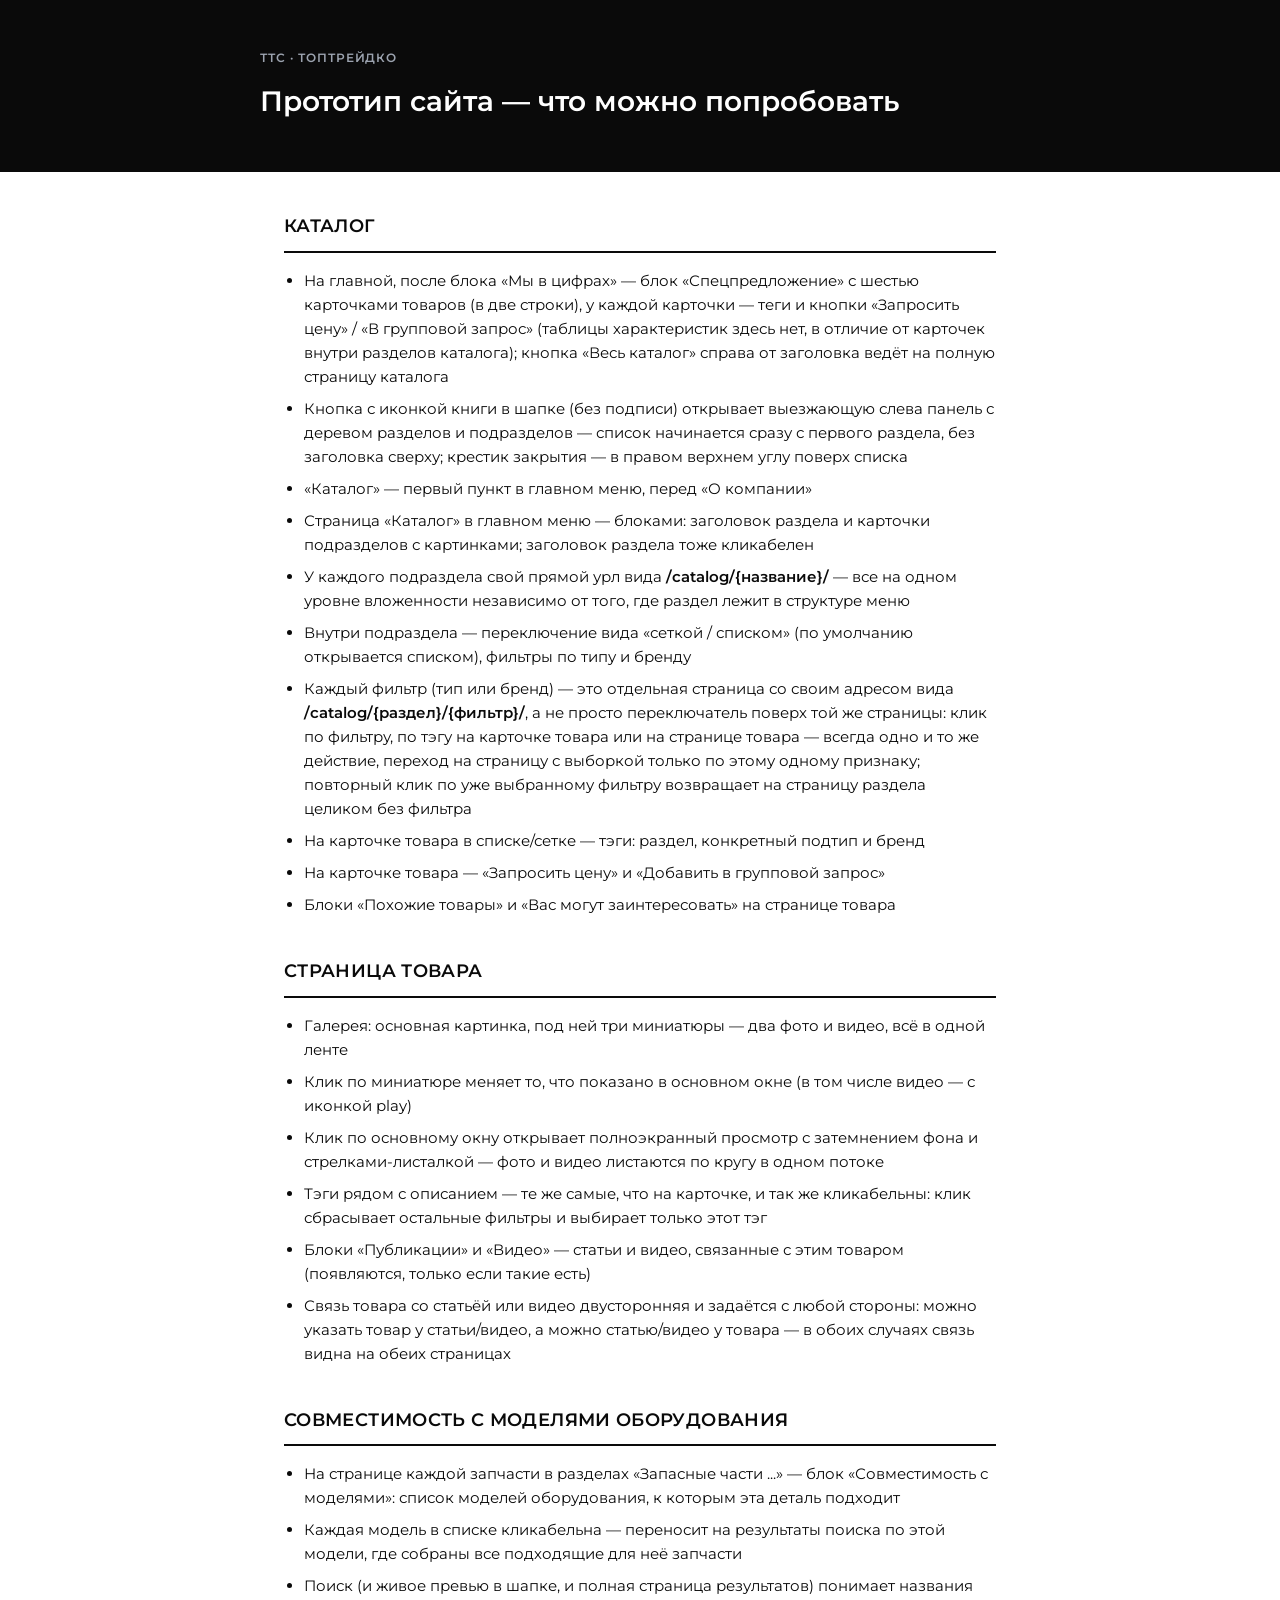
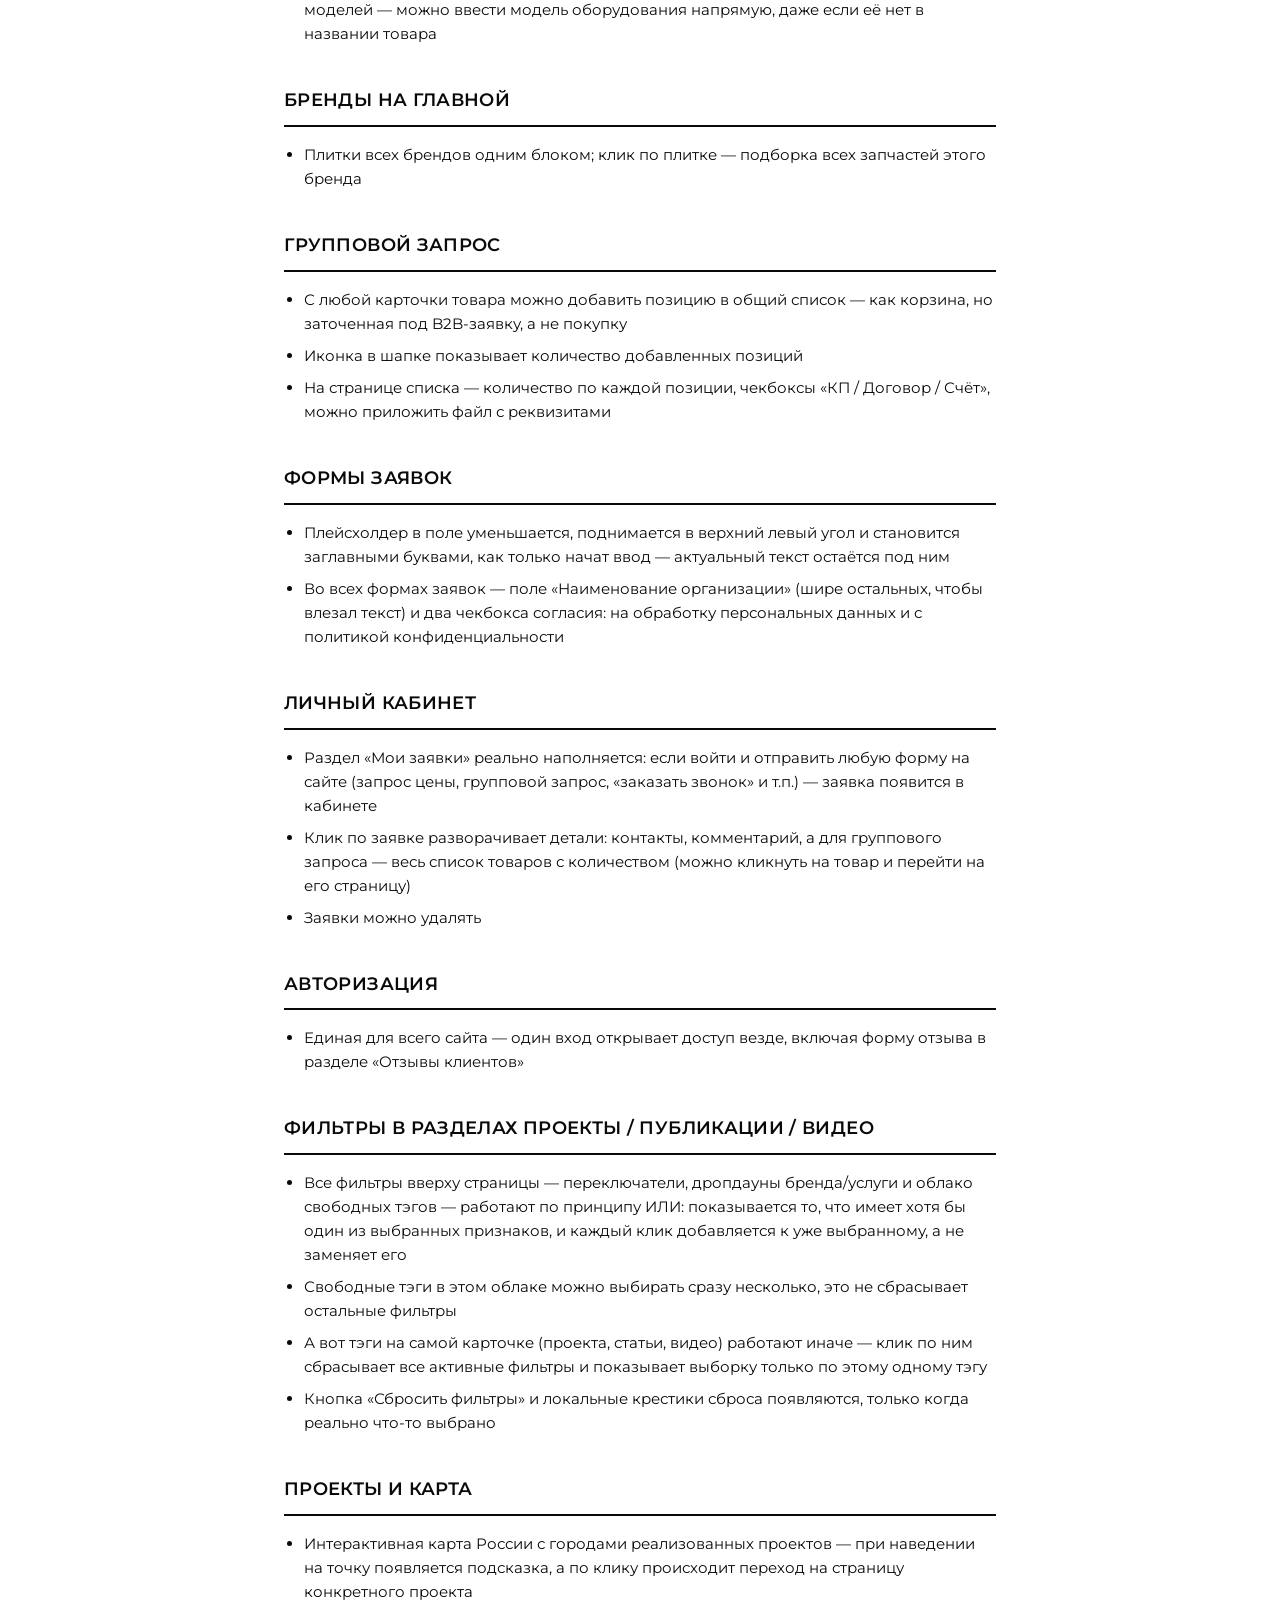
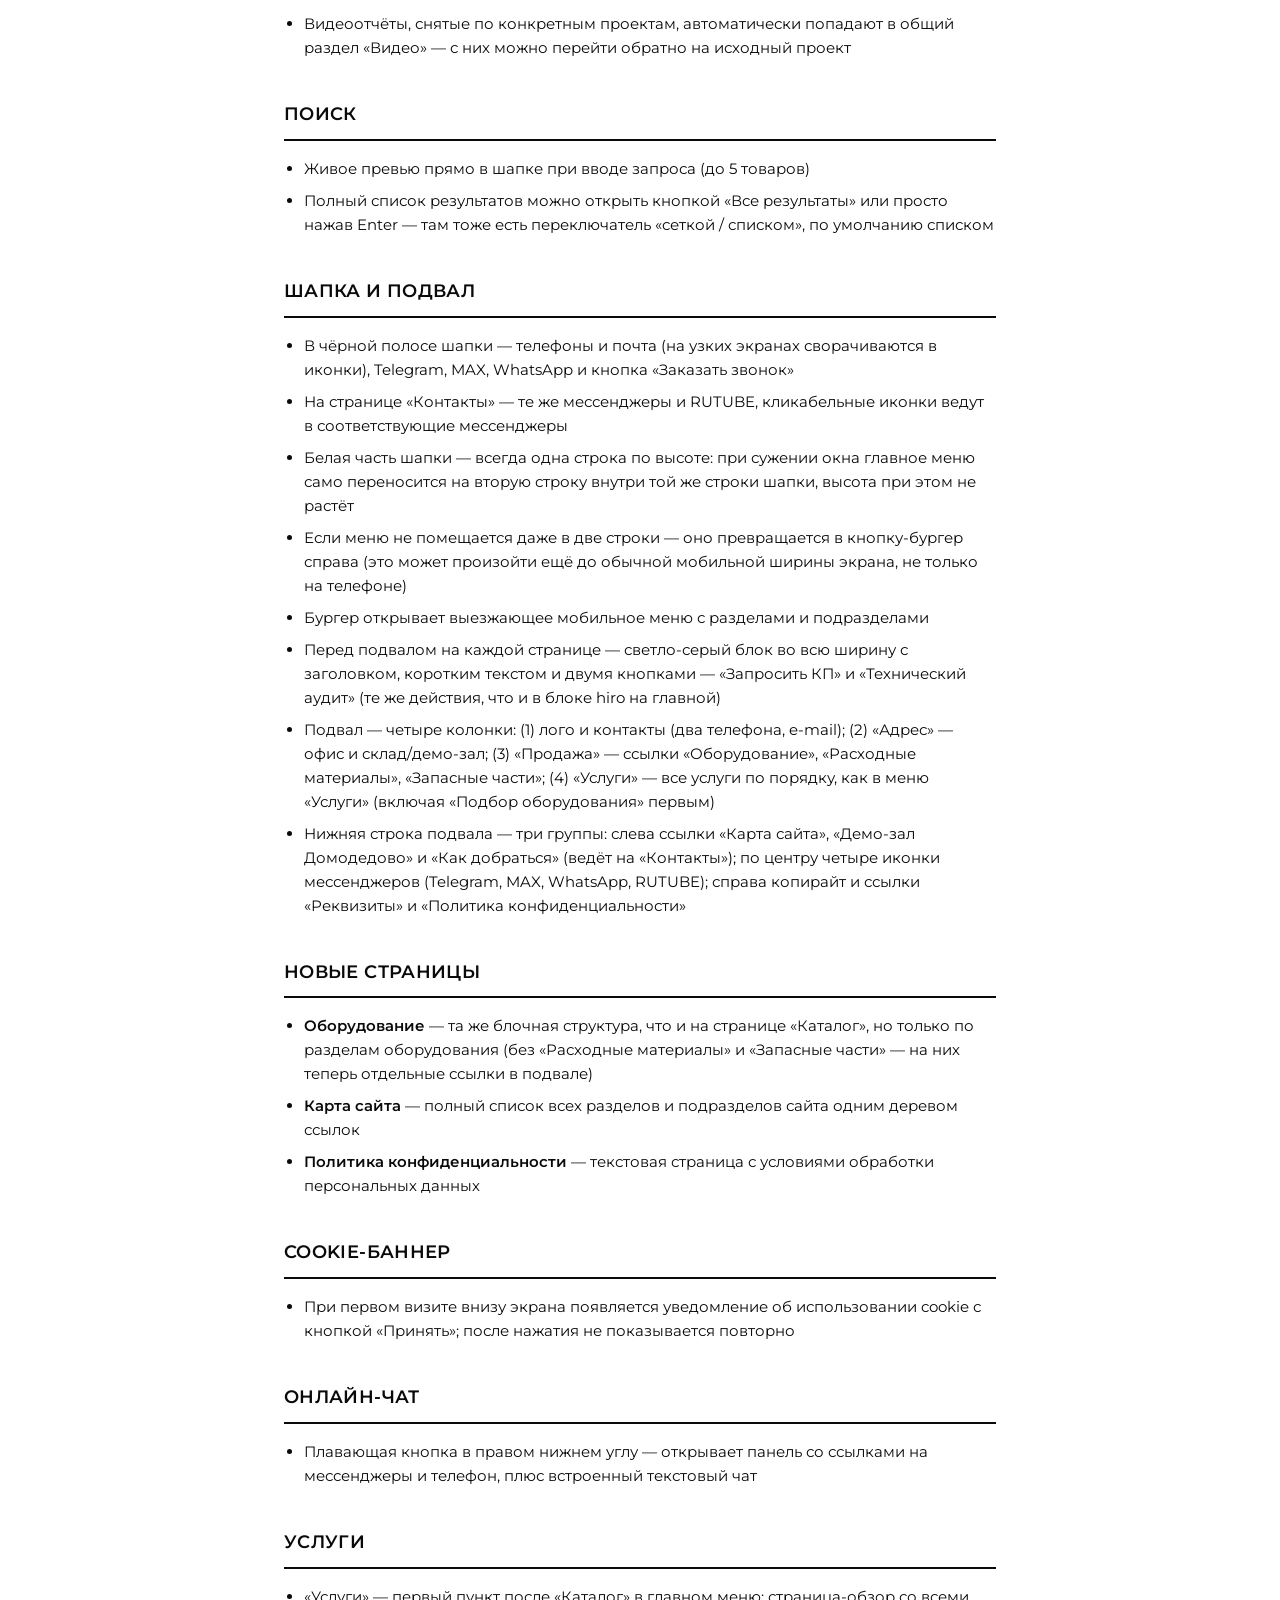
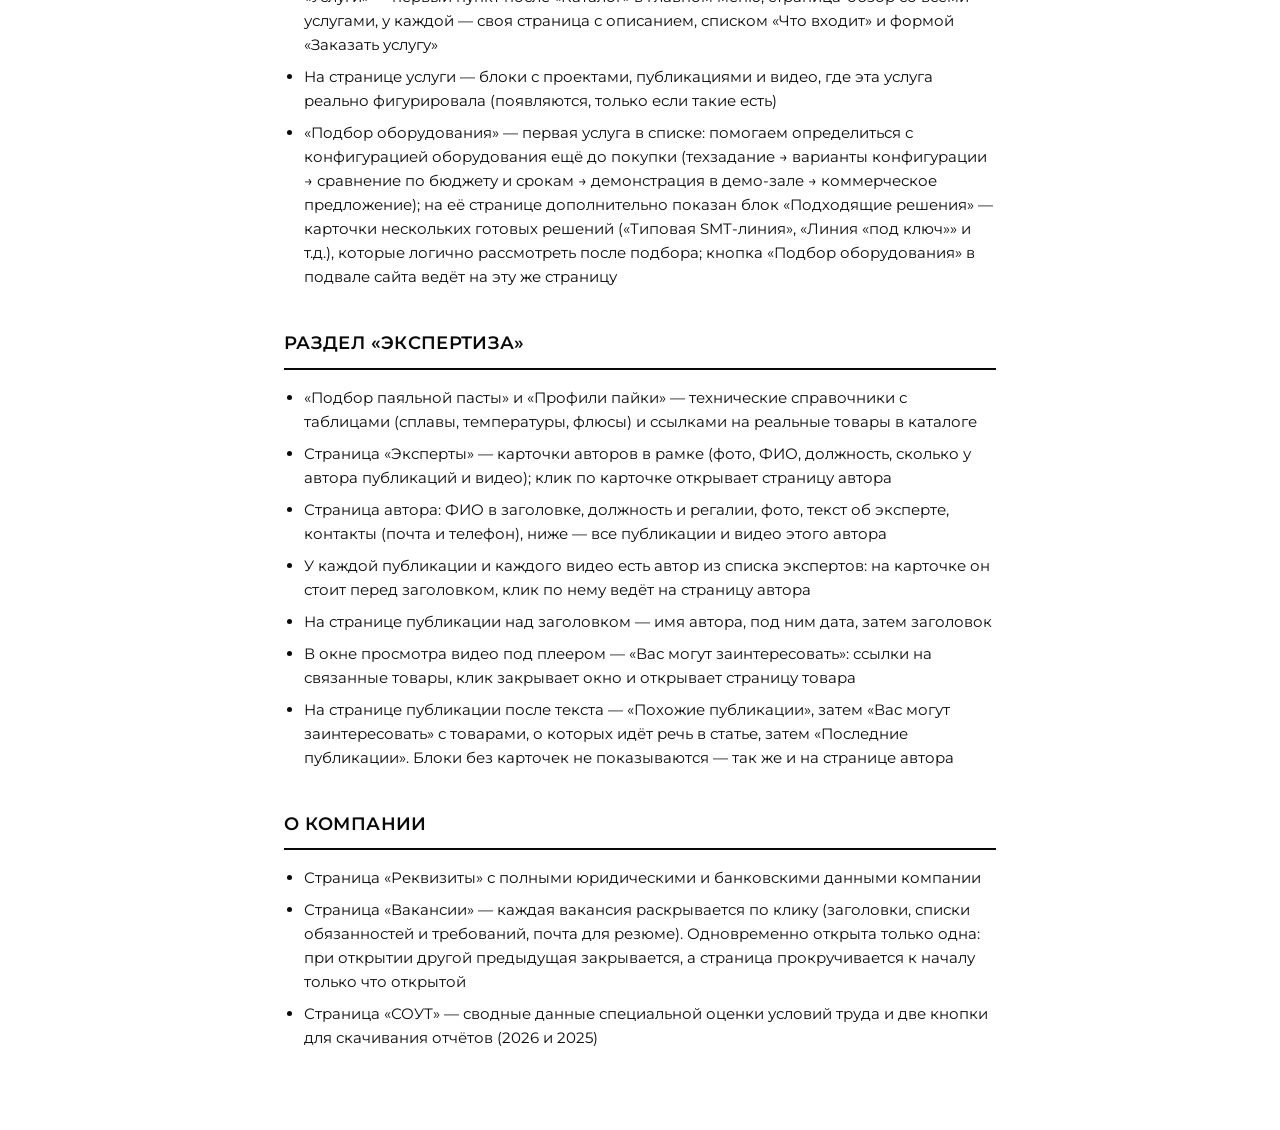
<file: ttc-proto-build/ttcprotoguide.html>
<!doctype html>
<html lang="ru">
<head>
<meta charset="UTF-8" />
<meta name="viewport" content="width=device-width, initial-scale=1.0" />
<title>Прототип сайта ТТС — инструкция</title>
<style>
  @import url('https://fonts.googleapis.com/css2?family=Montserrat:wght@400;500;600;700&display=swap');
  * { box-sizing: border-box; }
  body {
    margin: 0;
    font-family: Montserrat, Arial, sans-serif;
    color: #0a0a0a;
    background: #fff;
    line-height: 1.6;
  }
  header {
    background: #0a0a0a;
    color: #fff;
    padding: 48px 24px;
  }
  header .inner { max-width: 760px; margin: 0 auto; }
  header p.eyebrow {
    text-transform: uppercase;
    letter-spacing: 0.08em;
    font-size: 12px;
    font-weight: 600;
    color: #9ca3af;
    margin: 0 0 12px;
  }
  header h1 { font-size: 28px; font-weight: 600; margin: 0; }
  main { max-width: 760px; margin: 0 auto; padding: 40px 24px 80px; }
  section { margin-bottom: 40px; }
  section:last-child { margin-bottom: 0; }
  h2 {
    font-size: 18px;
    font-weight: 600;
    text-transform: uppercase;
    letter-spacing: 0.02em;
    border-bottom: 2px solid #0a0a0a;
    padding-bottom: 10px;
    margin: 0 0 16px;
  }
  ul { margin: 0; padding-left: 20px; }
  li { margin-bottom: 8px; font-size: 15px; }
  li:last-child { margin-bottom: 0; }
  b { font-weight: 600; }
  @media (max-width: 600px) {
    header { padding: 32px 20px; }
    header h1 { font-size: 22px; }
    main { padding: 32px 20px 60px; }
  }
</style>
</head>
<body>
<header>
  <div class="inner">
    <p class="eyebrow">ТТС · Топтрейдко</p>
    <h1>Прототип сайта — что можно попробовать</h1>
  </div>
</header>
<main>

<section>
<h2>Каталог</h2>
<ul>
  <li>На главной, после блока «Мы в цифрах» — блок «Спецпредложение» с шестью карточками товаров (в две строки), у каждой карточки — теги и кнопки «Запросить цену» / «В групповой запрос» (таблицы характеристик здесь нет, в отличие от карточек внутри разделов каталога); кнопка «Весь каталог» справа от заголовка ведёт на полную страницу каталога</li>
  <li>Кнопка с иконкой книги в шапке (без подписи) открывает выезжающую слева панель с деревом разделов и подразделов — список начинается сразу с первого раздела, без заголовка сверху; крестик закрытия — в правом верхнем углу поверх списка</li>
  <li>«Каталог» — первый пункт в главном меню, перед «О компании»</li>
  <li>Страница «Каталог» в главном меню — блоками: заголовок раздела и карточки подразделов с картинками; заголовок раздела тоже кликабелен</li>
  <li>У каждого подраздела свой прямой урл вида <b>/catalog/{название}/</b> — все на одном уровне вложенности независимо от того, где раздел лежит в структуре меню</li>
  <li>Внутри подраздела — переключение вида «сеткой / списком» (по умолчанию открывается списком), фильтры по типу и бренду</li>
  <li>Каждый фильтр (тип или бренд) — это отдельная страница со своим адресом вида <b>/catalog/{раздел}/{фильтр}/</b>, а не просто переключатель поверх той же страницы: клик по фильтру, по тэгу на карточке товара или на странице товара — всегда одно и то же действие, переход на страницу с выборкой только по этому одному признаку; повторный клик по уже выбранному фильтру возвращает на страницу раздела целиком без фильтра</li>
  <li>На карточке товара в списке/сетке — тэги: раздел, конкретный подтип и бренд</li>
  <li>На карточке товара — «Запросить цену» и «Добавить в групповой запрос»</li>
  <li>Блоки «Похожие товары» и «Вас могут заинтересовать» на странице товара</li>
</ul>
</section>

<section>
<h2>Страница товара</h2>
<ul>
  <li>Галерея: основная картинка, под ней три миниатюры — два фото и видео, всё в одной ленте</li>
  <li>Клик по миниатюре меняет то, что показано в основном окне (в том числе видео — с иконкой play)</li>
  <li>Клик по основному окну открывает полноэкранный просмотр с затемнением фона и стрелками-листалкой — фото и видео листаются по кругу в одном потоке</li>
  <li>Тэги рядом с описанием — те же самые, что на карточке, и так же кликабельны: клик сбрасывает остальные фильтры и выбирает только этот тэг</li>
  <li>Блоки «Публикации» и «Видео» — статьи и видео, связанные с этим товаром (появляются, только если такие есть)</li>
  <li>Связь товара со статьёй или видео двусторонняя и задаётся с любой стороны: можно указать товар у статьи/видео, а можно статью/видео у товара — в обоих случаях связь видна на обеих страницах</li>
</ul>
</section>

<section>
<h2>Совместимость с моделями оборудования</h2>
<ul>
  <li>На странице каждой запчасти в разделах «Запасные части ...» — блок «Совместимость с моделями»: список моделей оборудования, к которым эта деталь подходит</li>
  <li>Каждая модель в списке кликабельна — переносит на результаты поиска по этой модели, где собраны все подходящие для неё запчасти</li>
  <li>Поиск (и живое превью в шапке, и полная страница результатов) понимает названия моделей — можно ввести модель оборудования напрямую, даже если её нет в названии товара</li>
</ul>
</section>

<section>
<h2>Бренды на главной</h2>
<ul>
  <li>Плитки всех брендов одним блоком; клик по плитке — подборка всех запчастей этого бренда</li>
</ul>
</section>

<section>
<h2>Групповой запрос</h2>
<ul>
  <li>С любой карточки товара можно добавить позицию в общий список — как корзина, но заточенная под B2B-заявку, а не покупку</li>
  <li>Иконка в шапке показывает количество добавленных позиций</li>
  <li>На странице списка — количество по каждой позиции, чекбоксы «КП / Договор / Счёт», можно приложить файл с реквизитами</li>
</ul>
</section>

<section>
<h2>Формы заявок</h2>
<ul>
  <li>Плейсхолдер в поле уменьшается, поднимается в верхний левый угол и становится заглавными буквами, как только начат ввод — актуальный текст остаётся под ним</li>
  <li>Во всех формах заявок — поле «Наименование организации» (шире остальных, чтобы влезал текст) и два чекбокса согласия: на обработку персональных данных и с политикой конфиденциальности</li>
</ul>
</section>

<section>
<h2>Личный кабинет</h2>
<ul>
  <li>Раздел «Мои заявки» реально наполняется: если войти и отправить любую форму на сайте (запрос цены, групповой запрос, «заказать звонок» и т.п.) — заявка появится в кабинете</li>
  <li>Клик по заявке разворачивает детали: контакты, комментарий, а для группового запроса — весь список товаров с количеством (можно кликнуть на товар и перейти на его страницу)</li>
  <li>Заявки можно удалять</li>
</ul>
</section>

<section>
<h2>Авторизация</h2>
<ul>
  <li>Единая для всего сайта — один вход открывает доступ везде, включая форму отзыва в разделе «Отзывы клиентов»</li>
</ul>
</section>

<section>
<h2>Фильтры в разделах Проекты / Публикации / Видео</h2>
<ul>
  <li>Все фильтры вверху страницы — переключатели, дропдауны бренда/услуги и облако свободных тэгов — работают по принципу ИЛИ: показывается то, что имеет хотя бы один из выбранных признаков, и каждый клик добавляется к уже выбранному, а не заменяет его</li>
  <li>Свободные тэги в этом облаке можно выбирать сразу несколько, это не сбрасывает остальные фильтры</li>
  <li>А вот тэги на самой карточке (проекта, статьи, видео) работают иначе — клик по ним сбрасывает все активные фильтры и показывает выборку только по этому одному тэгу</li>
  <li>Кнопка «Сбросить фильтры» и локальные крестики сброса появляются, только когда реально что-то выбрано</li>
</ul>
</section>

<section>
<h2>Проекты и карта</h2>
<ul>
  <li>Интерактивная карта России с городами реализованных проектов — при наведении на точку появляется подсказка, а по клику происходит переход на страницу конкретного проекта</li>
  <li>Видеоотчёты, снятые по конкретным проектам, автоматически попадают в общий раздел «Видео» — с них можно перейти обратно на исходный проект</li>
</ul>
</section>

<section>
<h2>Поиск</h2>
<ul>
  <li>Живое превью прямо в шапке при вводе запроса (до 5 товаров)</li>
  <li>Полный список результатов можно открыть кнопкой «Все результаты» или просто нажав Enter — там тоже есть переключатель «сеткой / списком», по умолчанию списком</li>
</ul>
</section>

<section>
<h2>Шапка и подвал</h2>
<ul>
  <li>В чёрной полосе шапки — телефоны и почта (на узких экранах сворачиваются в иконки), Telegram, MAX, WhatsApp и кнопка «Заказать звонок»</li>
  <li>На странице «Контакты» — те же мессенджеры и RUTUBE, кликабельные иконки ведут в соответствующие мессенджеры</li>
  <li>Белая часть шапки — всегда одна строка по высоте: при сужении окна главное меню само переносится на вторую строку внутри той же строки шапки, высота при этом не растёт</li>
  <li>Если меню не помещается даже в две строки — оно превращается в кнопку-бургер справа (это может произойти ещё до обычной мобильной ширины экрана, не только на телефоне)</li>
  <li>Бургер открывает выезжающее мобильное меню с разделами и подразделами</li>
  <li>Перед подвалом на каждой странице — светло-серый блок во всю ширину с заголовком, коротким текстом и двумя кнопками — «Запросить КП» и «Технический аудит» (те же действия, что и в блоке hiro на главной)</li>
  <li>Подвал — четыре колонки: (1) лого и контакты (два телефона, e-mail); (2) «Адрес» — офис и склад/демо-зал; (3) «Продажа» — ссылки «Оборудование», «Расходные материалы», «Запасные части»; (4) «Услуги» — все услуги по порядку, как в меню «Услуги» (включая «Подбор оборудования» первым)</li>
  <li>Нижняя строка подвала — три группы: слева ссылки «Карта сайта», «Демо-зал Домодедово» и «Как добраться» (ведёт на «Контакты»); по центру четыре иконки мессенджеров (Telegram, MAX, WhatsApp, RUTUBE); справа копирайт и ссылки «Реквизиты» и «Политика конфиденциальности»</li>
</ul>
</section>

<section>
<h2>Новые страницы</h2>
<ul>
  <li><b>Оборудование</b> — та же блочная структура, что и на странице «Каталог», но только по разделам оборудования (без «Расходные материалы» и «Запасные части» — на них теперь отдельные ссылки в подвале)</li>
  <li><b>Карта сайта</b> — полный список всех разделов и подразделов сайта одним деревом ссылок</li>
  <li><b>Политика конфиденциальности</b> — текстовая страница с условиями обработки персональных данных</li>
</ul>
</section>

<section>
<h2>Cookie-баннер</h2>
<ul>
  <li>При первом визите внизу экрана появляется уведомление об использовании cookie с кнопкой «Принять»; после нажатия не показывается повторно</li>
</ul>
</section>

<section>
<h2>Онлайн-чат</h2>
<ul>
  <li>Плавающая кнопка в правом нижнем углу — открывает панель со ссылками на мессенджеры и телефон, плюс встроенный текстовый чат</li>
</ul>
</section>

<section>
<h2>Услуги</h2>
<ul>
  <li>«Услуги» — первый пункт после «Каталог» в главном меню; страница-обзор со всеми услугами, у каждой — своя страница с описанием, списком «Что входит» и формой «Заказать услугу»</li>
  <li>На странице услуги — блоки с проектами, публикациями и видео, где эта услуга реально фигурировала (появляются, только если такие есть)</li>
  <li>«Подбор оборудования» — первая услуга в списке: помогаем определиться с конфигурацией оборудования ещё до покупки (техзадание → варианты конфигурации → сравнение по бюджету и срокам → демонстрация в демо-зале → коммерческое предложение); на её странице дополнительно показан блок «Подходящие решения» — карточки нескольких готовых решений («Типовая SMT-линия», «Линия «под ключ»» и т.д.), которые логично рассмотреть после подбора; кнопка «Подбор оборудования» в подвале сайта ведёт на эту же страницу</li>
</ul>
</section>

<section>
<h2>Раздел «Экспертиза»</h2>
<ul>
  <li>«Подбор паяльной пасты» и «Профили пайки» — технические справочники с таблицами (сплавы, температуры, флюсы) и ссылками на реальные товары в каталоге</li>
  <li>Страница «Эксперты» — карточки авторов в рамке (фото, ФИО, должность, сколько у автора публикаций и видео); клик по карточке открывает страницу автора</li>
  <li>Страница автора: ФИО в заголовке, должность и регалии, фото, текст об эксперте, контакты (почта и телефон), ниже — все публикации и видео этого автора</li>
  <li>У каждой публикации и каждого видео есть автор из списка экспертов: на карточке он стоит перед заголовком, клик по нему ведёт на страницу автора</li>
  <li>На странице публикации над заголовком — имя автора, под ним дата, затем заголовок</li>
  <li>В окне просмотра видео под плеером — «Вас могут заинтересовать»: ссылки на связанные товары, клик закрывает окно и открывает страницу товара</li>
  <li>На странице публикации после текста — «Похожие публикации», затем «Вас могут заинтересовать» с товарами, о которых идёт речь в статье, затем «Последние публикации». Блоки без карточек не показываются — так же и на странице автора</li>
</ul>
</section>

<section>
<h2>О компании</h2>
<ul>
  <li>Страница «Реквизиты» с полными юридическими и банковскими данными компании</li>
  <li>Страница «Вакансии» — каждая вакансия раскрывается по клику (заголовки, списки обязанностей и требований, почта для резюме). Одновременно открыта только одна: при открытии другой предыдущая закрывается, а страница прокручивается к началу только что открытой</li>
  <li>Страница «СОУТ» — сводные данные специальной оценки условий труда и две кнопки для скачивания отчётов (2026 и 2025)</li>
</ul>
</section>

</main>
</body>
</html>
</file>
<file: ttc-proto-build/assets/index-DBL5GBeF.css>
@import"https://fonts.googleapis.com/css2?family=Montserrat:wght@400;500;600;700&display=swap";*,:before,:after{--tw-border-spacing-x: 0;--tw-border-spacing-y: 0;--tw-translate-x: 0;--tw-translate-y: 0;--tw-rotate: 0;--tw-skew-x: 0;--tw-skew-y: 0;--tw-scale-x: 1;--tw-scale-y: 1;--tw-pan-x: ;--tw-pan-y: ;--tw-pinch-zoom: ;--tw-scroll-snap-strictness: proximity;--tw-gradient-from-position: ;--tw-gradient-via-position: ;--tw-gradient-to-position: ;--tw-ordinal: ;--tw-slashed-zero: ;--tw-numeric-figure: ;--tw-numeric-spacing: ;--tw-numeric-fraction: ;--tw-ring-inset: ;--tw-ring-offset-width: 0px;--tw-ring-offset-color: #fff;--tw-ring-color: rgb(59 130 246 / .5);--tw-ring-offset-shadow: 0 0 #0000;--tw-ring-shadow: 0 0 #0000;--tw-shadow: 0 0 #0000;--tw-shadow-colored: 0 0 #0000;--tw-blur: ;--tw-brightness: ;--tw-contrast: ;--tw-grayscale: ;--tw-hue-rotate: ;--tw-invert: ;--tw-saturate: ;--tw-sepia: ;--tw-drop-shadow: ;--tw-backdrop-blur: ;--tw-backdrop-brightness: ;--tw-backdrop-contrast: ;--tw-backdrop-grayscale: ;--tw-backdrop-hue-rotate: ;--tw-backdrop-invert: ;--tw-backdrop-opacity: ;--tw-backdrop-saturate: ;--tw-backdrop-sepia: ;--tw-contain-size: ;--tw-contain-layout: ;--tw-contain-paint: ;--tw-contain-style: }::backdrop{--tw-border-spacing-x: 0;--tw-border-spacing-y: 0;--tw-translate-x: 0;--tw-translate-y: 0;--tw-rotate: 0;--tw-skew-x: 0;--tw-skew-y: 0;--tw-scale-x: 1;--tw-scale-y: 1;--tw-pan-x: ;--tw-pan-y: ;--tw-pinch-zoom: ;--tw-scroll-snap-strictness: proximity;--tw-gradient-from-position: ;--tw-gradient-via-position: ;--tw-gradient-to-position: ;--tw-ordinal: ;--tw-slashed-zero: ;--tw-numeric-figure: ;--tw-numeric-spacing: ;--tw-numeric-fraction: ;--tw-ring-inset: ;--tw-ring-offset-width: 0px;--tw-ring-offset-color: #fff;--tw-ring-color: rgb(59 130 246 / .5);--tw-ring-offset-shadow: 0 0 #0000;--tw-ring-shadow: 0 0 #0000;--tw-shadow: 0 0 #0000;--tw-shadow-colored: 0 0 #0000;--tw-blur: ;--tw-brightness: ;--tw-contrast: ;--tw-grayscale: ;--tw-hue-rotate: ;--tw-invert: ;--tw-saturate: ;--tw-sepia: ;--tw-drop-shadow: ;--tw-backdrop-blur: ;--tw-backdrop-brightness: ;--tw-backdrop-contrast: ;--tw-backdrop-grayscale: ;--tw-backdrop-hue-rotate: ;--tw-backdrop-invert: ;--tw-backdrop-opacity: ;--tw-backdrop-saturate: ;--tw-backdrop-sepia: ;--tw-contain-size: ;--tw-contain-layout: ;--tw-contain-paint: ;--tw-contain-style: }*,:before,:after{box-sizing:border-box;border-width:0;border-style:solid;border-color:#e5e7eb}:before,:after{--tw-content: ""}html,:host{line-height:1.5;-webkit-text-size-adjust:100%;-moz-tab-size:4;-o-tab-size:4;tab-size:4;font-family:ui-sans-serif,system-ui,sans-serif,"Apple Color Emoji","Segoe UI Emoji",Segoe UI Symbol,"Noto Color Emoji";font-feature-settings:normal;font-variation-settings:normal;-webkit-tap-highlight-color:transparent}body{margin:0;line-height:inherit}hr{height:0;color:inherit;border-top-width:1px}abbr:where([title]){-webkit-text-decoration:underline dotted;text-decoration:underline dotted}h1,h2,h3,h4,h5,h6{font-size:inherit;font-weight:inherit}a{color:inherit;text-decoration:inherit}b,strong{font-weight:bolder}code,kbd,samp,pre{font-family:ui-monospace,SFMono-Regular,Menlo,Monaco,Consolas,Liberation Mono,Courier New,monospace;font-feature-settings:normal;font-variation-settings:normal;font-size:1em}small{font-size:80%}sub,sup{font-size:75%;line-height:0;position:relative;vertical-align:baseline}sub{bottom:-.25em}sup{top:-.5em}table{text-indent:0;border-color:inherit;border-collapse:collapse}button,input,optgroup,select,textarea{font-family:inherit;font-feature-settings:inherit;font-variation-settings:inherit;font-size:100%;font-weight:inherit;line-height:inherit;letter-spacing:inherit;color:inherit;margin:0;padding:0}button,select{text-transform:none}button,input:where([type=button]),input:where([type=reset]),input:where([type=submit]){-webkit-appearance:button;background-color:transparent;background-image:none}:-moz-focusring{outline:auto}:-moz-ui-invalid{box-shadow:none}progress{vertical-align:baseline}::-webkit-inner-spin-button,::-webkit-outer-spin-button{height:auto}[type=search]{-webkit-appearance:textfield;outline-offset:-2px}::-webkit-search-decoration{-webkit-appearance:none}::-webkit-file-upload-button{-webkit-appearance:button;font:inherit}summary{display:list-item}blockquote,dl,dd,h1,h2,h3,h4,h5,h6,hr,figure,p,pre{margin:0}fieldset{margin:0;padding:0}legend{padding:0}ol,ul,menu{list-style:none;margin:0;padding:0}dialog{padding:0}textarea{resize:vertical}input::-moz-placeholder,textarea::-moz-placeholder{opacity:1;color:#9ca3af}input::placeholder,textarea::placeholder{opacity:1;color:#9ca3af}button,[role=button]{cursor:pointer}:disabled{cursor:default}img,svg,video,canvas,audio,iframe,embed,object{display:block;vertical-align:middle}img,video{max-width:100%;height:auto}[hidden]:where(:not([hidden=until-found])){display:none}.pointer-events-none{pointer-events:none}.pointer-events-auto{pointer-events:auto}.\!visible{visibility:visible!important}.visible{visibility:visible}.fixed{position:fixed}.absolute{position:absolute}.relative{position:relative}.inset-0{top:0;right:0;bottom:0;left:0}.inset-x-0{left:0;right:0}.-right-1{right:-.25rem}.-top-1{top:-.25rem}.bottom-0{bottom:0}.left-0{left:0}.left-1\/2{left:50%}.left-3{left:.75rem}.left-5{left:1.25rem}.left-full{left:100%}.right-3{right:.75rem}.right-4{right:1rem}.top-0{top:0}.top-1\/2{top:50%}.top-14{top:3.5rem}.top-4{top:1rem}.top-6{top:1.5rem}.top-full{top:100%}.z-10{z-index:10}.z-20{z-index:20}.z-30{z-index:30}.z-50{z-index:50}.mx-auto{margin-left:auto;margin-right:auto}.mb-4{margin-bottom:1rem}.mb-5{margin-bottom:1.25rem}.mb-6{margin-bottom:1.5rem}.mb-8{margin-bottom:2rem}.ml-6{margin-left:1.5rem}.ml-auto{margin-left:auto}.mr-2{margin-right:.5rem}.mt-0\.5{margin-top:.125rem}.mt-1{margin-top:.25rem}.mt-10{margin-top:2.5rem}.mt-12{margin-top:3rem}.mt-14{margin-top:3.5rem}.mt-2{margin-top:.5rem}.mt-3{margin-top:.75rem}.mt-4{margin-top:1rem}.mt-5{margin-top:1.25rem}.mt-6{margin-top:1.5rem}.mt-8{margin-top:2rem}.mt-auto{margin-top:auto}.block{display:block}.inline-block{display:inline-block}.inline{display:inline}.flex{display:flex}.inline-flex{display:inline-flex}.table{display:table}.grid{display:grid}.hidden{display:none}.aspect-square{aspect-ratio:1 / 1}.h-1\.5{height:.375rem}.h-10{height:2.5rem}.h-11{height:2.75rem}.h-16{height:4rem}.h-20{height:5rem}.h-4{height:1rem}.h-9{height:2.25rem}.h-full{height:100%}.max-h-0{max-height:0px}.max-h-40{max-height:10rem}.max-h-56{max-height:14rem}.max-h-60{max-height:15rem}.max-h-64{max-height:16rem}.min-h-14{min-height:3.5rem}.min-h-28{min-height:7rem}.min-h-64{min-height:16rem}.min-h-\[20px\]{min-height:20px}.min-h-\[280px\]{min-height:280px}.min-h-\[560px\]{min-height:560px}.min-h-screen{min-height:100vh}.w-1\.5{width:.375rem}.w-10{width:2.5rem}.w-11{width:2.75rem}.w-12{width:3rem}.w-24{width:6rem}.w-4{width:1rem}.w-40{width:10rem}.w-44{width:11rem}.w-52{width:13rem}.w-56{width:14rem}.w-60{width:15rem}.w-64{width:16rem}.w-9{width:2.25rem}.w-fit{width:-moz-fit-content;width:fit-content}.w-full{width:100%}.min-w-0{min-width:0px}.min-w-full{min-width:100%}.max-w-2xl{max-width:42rem}.max-w-3xl{max-width:48rem}.max-w-7xl{max-width:80rem}.max-w-\[85\%\]{max-width:85%}.max-w-md{max-width:28rem}.max-w-sm{max-width:24rem}.max-w-xl{max-width:36rem}.flex-1{flex:1 1 0%}.shrink-0{flex-shrink:0}.-translate-x-1\/2{--tw-translate-x: -50%;transform:translate(var(--tw-translate-x),var(--tw-translate-y)) rotate(var(--tw-rotate)) skew(var(--tw-skew-x)) skewY(var(--tw-skew-y)) scaleX(var(--tw-scale-x)) scaleY(var(--tw-scale-y))}.-translate-x-full{--tw-translate-x: -100%;transform:translate(var(--tw-translate-x),var(--tw-translate-y)) rotate(var(--tw-rotate)) skew(var(--tw-skew-x)) skewY(var(--tw-skew-y)) scaleX(var(--tw-scale-x)) scaleY(var(--tw-scale-y))}.-translate-y-1\/2{--tw-translate-y: -50%;transform:translate(var(--tw-translate-x),var(--tw-translate-y)) rotate(var(--tw-rotate)) skew(var(--tw-skew-x)) skewY(var(--tw-skew-y)) scaleX(var(--tw-scale-x)) scaleY(var(--tw-scale-y))}.translate-x-0{--tw-translate-x: 0px;transform:translate(var(--tw-translate-x),var(--tw-translate-y)) rotate(var(--tw-rotate)) skew(var(--tw-skew-x)) skewY(var(--tw-skew-y)) scaleX(var(--tw-scale-x)) scaleY(var(--tw-scale-y))}.rotate-180{--tw-rotate: 180deg;transform:translate(var(--tw-translate-x),var(--tw-translate-y)) rotate(var(--tw-rotate)) skew(var(--tw-skew-x)) skewY(var(--tw-skew-y)) scaleX(var(--tw-scale-x)) scaleY(var(--tw-scale-y))}.transform{transform:translate(var(--tw-translate-x),var(--tw-translate-y)) rotate(var(--tw-rotate)) skew(var(--tw-skew-x)) skewY(var(--tw-skew-y)) scaleX(var(--tw-scale-x)) scaleY(var(--tw-scale-y))}.cursor-pointer{cursor:pointer}.resize-y{resize:vertical}.resize{resize:both}.list-decimal{list-style-type:decimal}.list-disc{list-style-type:disc}.flex-col{flex-direction:column}.flex-wrap{flex-wrap:wrap}.items-start{align-items:flex-start}.items-end{align-items:flex-end}.items-center{align-items:center}.justify-start{justify-content:flex-start}.justify-end{justify-content:flex-end}.justify-center{justify-content:center}.justify-between{justify-content:space-between}.gap-1{gap:.25rem}.gap-1\.5{gap:.375rem}.gap-10{gap:2.5rem}.gap-2{gap:.5rem}.gap-3{gap:.75rem}.gap-4{gap:1rem}.gap-5{gap:1.25rem}.gap-6{gap:1.5rem}.gap-8{gap:2rem}.gap-x-1{-moz-column-gap:.25rem;column-gap:.25rem}.gap-x-5{-moz-column-gap:1.25rem;column-gap:1.25rem}.gap-x-6{-moz-column-gap:1.5rem;column-gap:1.5rem}.gap-y-0\.5{row-gap:.125rem}.gap-y-1{row-gap:.25rem}.gap-y-2{row-gap:.5rem}.space-y-1>:not([hidden])~:not([hidden]){--tw-space-y-reverse: 0;margin-top:calc(.25rem * calc(1 - var(--tw-space-y-reverse)));margin-bottom:calc(.25rem * var(--tw-space-y-reverse))}.space-y-10>:not([hidden])~:not([hidden]){--tw-space-y-reverse: 0;margin-top:calc(2.5rem * calc(1 - var(--tw-space-y-reverse)));margin-bottom:calc(2.5rem * var(--tw-space-y-reverse))}.space-y-2>:not([hidden])~:not([hidden]){--tw-space-y-reverse: 0;margin-top:calc(.5rem * calc(1 - var(--tw-space-y-reverse)));margin-bottom:calc(.5rem * var(--tw-space-y-reverse))}.space-y-3>:not([hidden])~:not([hidden]){--tw-space-y-reverse: 0;margin-top:calc(.75rem * calc(1 - var(--tw-space-y-reverse)));margin-bottom:calc(.75rem * var(--tw-space-y-reverse))}.space-y-4>:not([hidden])~:not([hidden]){--tw-space-y-reverse: 0;margin-top:calc(1rem * calc(1 - var(--tw-space-y-reverse)));margin-bottom:calc(1rem * var(--tw-space-y-reverse))}.space-y-5>:not([hidden])~:not([hidden]){--tw-space-y-reverse: 0;margin-top:calc(1.25rem * calc(1 - var(--tw-space-y-reverse)));margin-bottom:calc(1.25rem * var(--tw-space-y-reverse))}.divide-y>:not([hidden])~:not([hidden]){--tw-divide-y-reverse: 0;border-top-width:calc(1px * calc(1 - var(--tw-divide-y-reverse)));border-bottom-width:calc(1px * var(--tw-divide-y-reverse))}.divide-gray-300>:not([hidden])~:not([hidden]){--tw-divide-opacity: 1;border-color:rgb(209 213 219 / var(--tw-divide-opacity, 1))}.overflow-hidden{overflow:hidden}.overflow-x-auto{overflow-x:auto}.overflow-y-auto{overflow-y:auto}.whitespace-nowrap{white-space:nowrap}.rounded-full{border-radius:9999px}.border{border-width:1px}.border-y{border-top-width:1px;border-bottom-width:1px}.border-b{border-bottom-width:1px}.border-b-2{border-bottom-width:2px}.border-l{border-left-width:1px}.border-t{border-top-width:1px}.border-none{border-style:none}.border-gray-100{--tw-border-opacity: 1;border-color:rgb(243 244 246 / var(--tw-border-opacity, 1))}.border-gray-200{--tw-border-opacity: 1;border-color:rgb(229 231 235 / var(--tw-border-opacity, 1))}.border-gray-300{--tw-border-opacity: 1;border-color:rgb(209 213 219 / var(--tw-border-opacity, 1))}.border-gray-400{--tw-border-opacity: 1;border-color:rgb(156 163 175 / var(--tw-border-opacity, 1))}.border-gray-500{--tw-border-opacity: 1;border-color:rgb(107 114 128 / var(--tw-border-opacity, 1))}.border-gray-800{--tw-border-opacity: 1;border-color:rgb(31 41 55 / var(--tw-border-opacity, 1))}.border-gray-950{--tw-border-opacity: 1;border-color:rgb(3 7 18 / var(--tw-border-opacity, 1))}.border-transparent{border-color:transparent}.border-white{--tw-border-opacity: 1;border-color:rgb(255 255 255 / var(--tw-border-opacity, 1))}.bg-gray-100{--tw-bg-opacity: 1;background-color:rgb(243 244 246 / var(--tw-bg-opacity, 1))}.bg-gray-200{--tw-bg-opacity: 1;background-color:rgb(229 231 235 / var(--tw-bg-opacity, 1))}.bg-gray-50{--tw-bg-opacity: 1;background-color:rgb(249 250 251 / var(--tw-bg-opacity, 1))}.bg-gray-500{--tw-bg-opacity: 1;background-color:rgb(107 114 128 / var(--tw-bg-opacity, 1))}.bg-gray-700{--tw-bg-opacity: 1;background-color:rgb(55 65 81 / var(--tw-bg-opacity, 1))}.bg-gray-950{--tw-bg-opacity: 1;background-color:rgb(3 7 18 / var(--tw-bg-opacity, 1))}.bg-transparent{background-color:transparent}.bg-white{--tw-bg-opacity: 1;background-color:rgb(255 255 255 / var(--tw-bg-opacity, 1))}.bg-opacity-40{--tw-bg-opacity: .4}.bg-opacity-45{--tw-bg-opacity: .45}.bg-opacity-50{--tw-bg-opacity: .5}.bg-opacity-70{--tw-bg-opacity: .7}.p-1\.5{padding:.375rem}.p-2{padding:.5rem}.p-3{padding:.75rem}.p-4{padding:1rem}.p-5{padding:1.25rem}.p-6{padding:1.5rem}.px-1\.5{padding-left:.375rem;padding-right:.375rem}.px-2{padding-left:.5rem;padding-right:.5rem}.px-2\.5{padding-left:.625rem;padding-right:.625rem}.px-3{padding-left:.75rem;padding-right:.75rem}.px-4{padding-left:1rem;padding-right:1rem}.px-5{padding-left:1.25rem;padding-right:1.25rem}.px-6{padding-left:1.5rem;padding-right:1.5rem}.px-8{padding-left:2rem;padding-right:2rem}.py-0\.5{padding-top:.125rem;padding-bottom:.125rem}.py-1{padding-top:.25rem;padding-bottom:.25rem}.py-1\.5{padding-top:.375rem;padding-bottom:.375rem}.py-10{padding-top:2.5rem;padding-bottom:2.5rem}.py-12{padding-top:3rem;padding-bottom:3rem}.py-14{padding-top:3.5rem;padding-bottom:3.5rem}.py-2{padding-top:.5rem;padding-bottom:.5rem}.py-2\.5{padding-top:.625rem;padding-bottom:.625rem}.py-3{padding-top:.75rem;padding-bottom:.75rem}.py-4{padding-top:1rem;padding-bottom:1rem}.py-5{padding-top:1.25rem;padding-bottom:1.25rem}.py-6{padding-top:1.5rem;padding-bottom:1.5rem}.pb-2{padding-bottom:.5rem}.pb-4{padding-bottom:1rem}.pb-5{padding-bottom:1.25rem}.pb-6{padding-bottom:1.5rem}.pb-8{padding-bottom:2rem}.pl-10{padding-left:2.5rem}.pl-3{padding-left:.75rem}.pl-5{padding-left:1.25rem}.pl-6{padding-left:1.5rem}.pr-4{padding-right:1rem}.pr-8{padding-right:2rem}.pt-4{padding-top:1rem}.pt-6{padding-top:1.5rem}.pt-8{padding-top:2rem}.text-left{text-align:left}.text-center{text-align:center}.text-right{text-align:right}.text-2xl{font-size:1.5rem;line-height:2rem}.text-3xl{font-size:1.875rem;line-height:2.25rem}.text-4xl{font-size:2.25rem;line-height:2.5rem}.text-6xl{font-size:3.75rem;line-height:1}.text-\[10px\]{font-size:10px}.text-base{font-size:1rem;line-height:1.5rem}.text-lg{font-size:1.125rem;line-height:1.75rem}.text-sm{font-size:.875rem;line-height:1.25rem}.text-xl{font-size:1.25rem;line-height:1.75rem}.text-xs{font-size:.75rem;line-height:1rem}.font-bold{font-weight:700}.font-semibold{font-weight:600}.uppercase{text-transform:uppercase}.leading-4{line-height:1rem}.leading-5{line-height:1.25rem}.leading-6{line-height:1.5rem}.leading-7{line-height:1.75rem}.leading-tight{line-height:1.25}.tracking-wide{letter-spacing:.025em}.tracking-widest{letter-spacing:.1em}.text-gray-200{--tw-text-opacity: 1;color:rgb(229 231 235 / var(--tw-text-opacity, 1))}.text-gray-300{--tw-text-opacity: 1;color:rgb(209 213 219 / var(--tw-text-opacity, 1))}.text-gray-400{--tw-text-opacity: 1;color:rgb(156 163 175 / var(--tw-text-opacity, 1))}.text-gray-500{--tw-text-opacity: 1;color:rgb(107 114 128 / var(--tw-text-opacity, 1))}.text-gray-600{--tw-text-opacity: 1;color:rgb(75 85 99 / var(--tw-text-opacity, 1))}.text-gray-700{--tw-text-opacity: 1;color:rgb(55 65 81 / var(--tw-text-opacity, 1))}.text-gray-950{--tw-text-opacity: 1;color:rgb(3 7 18 / var(--tw-text-opacity, 1))}.text-white{--tw-text-opacity: 1;color:rgb(255 255 255 / var(--tw-text-opacity, 1))}.underline{text-decoration-line:underline}.opacity-0{opacity:0}.opacity-100{opacity:1}.outline-none{outline:2px solid transparent;outline-offset:2px}.outline{outline-style:solid}.filter{filter:var(--tw-blur) var(--tw-brightness) var(--tw-contrast) var(--tw-grayscale) var(--tw-hue-rotate) var(--tw-invert) var(--tw-saturate) var(--tw-sepia) var(--tw-drop-shadow)}.transition-all{transition-property:all;transition-timing-function:cubic-bezier(.4,0,.2,1);transition-duration:.15s}.transition-colors{transition-property:color,background-color,border-color,text-decoration-color,fill,stroke;transition-timing-function:cubic-bezier(.4,0,.2,1);transition-duration:.15s}.transition-opacity{transition-property:opacity;transition-timing-function:cubic-bezier(.4,0,.2,1);transition-duration:.15s}.transition-transform{transition-property:transform;transition-timing-function:cubic-bezier(.4,0,.2,1);transition-duration:.15s}.duration-150{transition-duration:.15s}.duration-200{transition-duration:.2s}.duration-300{transition-duration:.3s}.first\:mt-0:first-child{margin-top:0}.last\:border-b-0:last-child{border-bottom-width:0px}.hover\:border-gray-950:hover{--tw-border-opacity: 1;border-color:rgb(3 7 18 / var(--tw-border-opacity, 1))}.hover\:border-white:hover{--tw-border-opacity: 1;border-color:rgb(255 255 255 / var(--tw-border-opacity, 1))}.hover\:bg-gray-100:hover{--tw-bg-opacity: 1;background-color:rgb(243 244 246 / var(--tw-bg-opacity, 1))}.hover\:bg-gray-700:hover{--tw-bg-opacity: 1;background-color:rgb(55 65 81 / var(--tw-bg-opacity, 1))}.hover\:bg-gray-800:hover{--tw-bg-opacity: 1;background-color:rgb(31 41 55 / var(--tw-bg-opacity, 1))}.hover\:bg-gray-950:hover{--tw-bg-opacity: 1;background-color:rgb(3 7 18 / var(--tw-bg-opacity, 1))}.hover\:bg-white:hover{--tw-bg-opacity: 1;background-color:rgb(255 255 255 / var(--tw-bg-opacity, 1))}.hover\:text-gray-300:hover{--tw-text-opacity: 1;color:rgb(209 213 219 / var(--tw-text-opacity, 1))}.hover\:text-gray-950:hover{--tw-text-opacity: 1;color:rgb(3 7 18 / var(--tw-text-opacity, 1))}.hover\:text-white:hover{--tw-text-opacity: 1;color:rgb(255 255 255 / var(--tw-text-opacity, 1))}.hover\:underline:hover{text-decoration-line:underline}.hover\:no-underline:hover{text-decoration-line:none}.disabled\:opacity-40:disabled{opacity:.4}.peer:focus~.peer-focus\:left-1\.5{left:.375rem}.peer:focus~.peer-focus\:top-1{top:.25rem}.peer:focus~.peer-focus\:translate-y-0{--tw-translate-y: 0px;transform:translate(var(--tw-translate-x),var(--tw-translate-y)) rotate(var(--tw-rotate)) skew(var(--tw-skew-x)) skewY(var(--tw-skew-y)) scaleX(var(--tw-scale-x)) scaleY(var(--tw-scale-y))}.peer:focus~.peer-focus\:text-\[9px\]{font-size:9px}.peer:focus~.peer-focus\:font-semibold{font-weight:600}.peer:focus~.peer-focus\:uppercase{text-transform:uppercase}.peer:focus~.peer-focus\:tracking-wider{letter-spacing:.05em}.peer:focus~.peer-focus\:text-gray-400{--tw-text-opacity: 1;color:rgb(156 163 175 / var(--tw-text-opacity, 1))}.peer:not(:-moz-placeholder)~.peer-\[\&\:not\(\:-moz-placeholder\)\]\:left-1\.5{left:.375rem}.peer:not(:placeholder-shown)~.peer-\[\&\:not\(\:placeholder-shown\)\]\:left-1\.5{left:.375rem}.peer:not(:-moz-placeholder)~.peer-\[\&\:not\(\:-moz-placeholder\)\]\:top-1{top:.25rem}.peer:not(:placeholder-shown)~.peer-\[\&\:not\(\:placeholder-shown\)\]\:top-1{top:.25rem}.peer:not(:-moz-placeholder)~.peer-\[\&\:not\(\:-moz-placeholder\)\]\:translate-y-0{--tw-translate-y: 0px;transform:translate(var(--tw-translate-x),var(--tw-translate-y)) rotate(var(--tw-rotate)) skew(var(--tw-skew-x)) skewY(var(--tw-skew-y)) scaleX(var(--tw-scale-x)) scaleY(var(--tw-scale-y))}.peer:not(:placeholder-shown)~.peer-\[\&\:not\(\:placeholder-shown\)\]\:translate-y-0{--tw-translate-y: 0px;transform:translate(var(--tw-translate-x),var(--tw-translate-y)) rotate(var(--tw-rotate)) skew(var(--tw-skew-x)) skewY(var(--tw-skew-y)) scaleX(var(--tw-scale-x)) scaleY(var(--tw-scale-y))}.peer:not(:-moz-placeholder)~.peer-\[\&\:not\(\:-moz-placeholder\)\]\:text-\[9px\]{font-size:9px}.peer:not(:placeholder-shown)~.peer-\[\&\:not\(\:placeholder-shown\)\]\:text-\[9px\]{font-size:9px}.peer:not(:-moz-placeholder)~.peer-\[\&\:not\(\:-moz-placeholder\)\]\:font-semibold{font-weight:600}.peer:not(:placeholder-shown)~.peer-\[\&\:not\(\:placeholder-shown\)\]\:font-semibold{font-weight:600}.peer:not(:-moz-placeholder)~.peer-\[\&\:not\(\:-moz-placeholder\)\]\:uppercase{text-transform:uppercase}.peer:not(:placeholder-shown)~.peer-\[\&\:not\(\:placeholder-shown\)\]\:uppercase{text-transform:uppercase}.peer:not(:-moz-placeholder)~.peer-\[\&\:not\(\:-moz-placeholder\)\]\:tracking-wider{letter-spacing:.05em}.peer:not(:placeholder-shown)~.peer-\[\&\:not\(\:placeholder-shown\)\]\:tracking-wider{letter-spacing:.05em}.peer:not(:-moz-placeholder)~.peer-\[\&\:not\(\:-moz-placeholder\)\]\:text-gray-400{--tw-text-opacity: 1;color:rgb(156 163 175 / var(--tw-text-opacity, 1))}.peer:not(:placeholder-shown)~.peer-\[\&\:not\(\:placeholder-shown\)\]\:text-gray-400{--tw-text-opacity: 1;color:rgb(156 163 175 / var(--tw-text-opacity, 1))}@media (min-width: 640px){.sm\:left-8{left:2rem}.sm\:col-span-2{grid-column:span 2 / span 2}.sm\:w-auto{width:auto}.sm\:flex-row{flex-direction:row}.sm\:items-center{align-items:center}.sm\:justify-between{justify-content:space-between}.sm\:gap-10{gap:2.5rem}.sm\:px-12{padding-left:3rem;padding-right:3rem}.sm\:px-8{padding-left:2rem;padding-right:2rem}.sm\:text-4xl{font-size:2.25rem;line-height:2.5rem}.sm\:text-5xl{font-size:3rem;line-height:1}}@media (min-width: 768px){.md\:w-56{width:14rem}.md\:flex-row{flex-direction:row}.md\:items-start{align-items:flex-start}.md\:justify-between{justify-content:space-between}}.placeholder{background:#e5e5e5 url([data-uri]) repeat top left;background-size:auto}.placeholder--hero{min-height:560px}.placeholder--audit{min-height:280px}.placeholder--catalog{aspect-ratio:1/1}.placeholder--solution{aspect-ratio:4/3}.placeholder--service{aspect-ratio:1/1}.placeholder--case{aspect-ratio:16/10}.placeholder--product{aspect-ratio:1/1}.placeholder--person,.placeholder--certificate{aspect-ratio:3/4}.placeholder--showroom{aspect-ratio:4/3}.placeholder--promo{aspect-ratio:16/10}.placeholder--photo{aspect-ratio:4/3}.placeholder--video{aspect-ratio:16/9}.placeholder--logo{aspect-ratio:1/1}.placeholder--office,.placeholder--team{aspect-ratio:4/3}.placeholder--map{aspect-ratio:3/4}.map-pin{position:absolute;display:flex;flex-direction:column;align-items:center;transform:translate(-50%,-100%)}.map-pin__label{background:#0a0a0a;color:#fff;padding:4px 8px;font-size:11px;font-weight:600;white-space:nowrap;margin-bottom:2px}.ttc-desktop-only{display:none}.ttc-mobile-only,.ttc-hamburger{display:flex}.ttc-mobile-menu{display:block}.ttc-bar-full{display:none}.ttc-bar-compact{display:flex}.catalog-grid{display:grid;-moz-column-gap:.75rem;column-gap:.75rem;row-gap:2.5rem;grid-template-columns:repeat(1,minmax(0,1fr))}.catalog-caption{margin-top:.75rem;min-height:2.5rem;display:flex;align-items:flex-start;justify-content:center;text-align:center;font-size:.875rem;font-weight:600}.grid-title-box{min-height:5rem;display:flex;align-items:flex-start}@media (min-width:640px){.catalog-grid{grid-template-columns:repeat(2,minmax(0,1fr))}}@media (min-width:1024px){.catalog-grid{grid-template-columns:repeat(4,minmax(0,1fr))}}@media (min-width:768px){.ttc-desktop-only{display:flex}.ttc-mobile-only,.ttc-hamburger{display:none}}@media (min-width:900px){.ttc-bar-full{display:flex}.ttc-bar-compact{display:none}}.grid-lead{display:grid;gap:1rem;grid-template-columns:repeat(1,minmax(0,1fr))}@media (min-width:640px){.grid-lead{grid-template-columns:repeat(2,minmax(0,1fr))}}@media (min-width:1024px){.grid-lead{grid-template-columns:repeat(4,minmax(0,1fr))}}.grid-page-3{display:grid;gap:1.25rem;grid-template-columns:repeat(1,minmax(0,1fr))}@media (min-width:640px){.grid-page-3{grid-template-columns:repeat(2,minmax(0,1fr))}}@media (min-width:1024px){.grid-page-3{grid-template-columns:repeat(3,minmax(0,1fr))}}.grid-home-3{display:grid;gap:.75rem;grid-template-columns:repeat(1,minmax(0,1fr))}@media (min-width:640px){.grid-home-3{grid-template-columns:repeat(2,minmax(0,1fr))}}@media (min-width:1024px){.grid-home-3{grid-template-columns:repeat(3,minmax(0,1fr))}}.grid-home-cases{display:grid;gap:1.25rem;grid-template-columns:repeat(1,minmax(0,1fr))}@media (min-width:640px){.grid-home-cases{grid-template-columns:repeat(2,minmax(0,1fr))}}@media (min-width:1024px){.grid-home-cases{grid-template-columns:repeat(3,minmax(0,1fr))}}.grid-cases-list{display:grid;gap:1.25rem;grid-template-columns:repeat(1,minmax(0,1fr))}@media (min-width:768px){.grid-cases-list{grid-template-columns:repeat(2,minmax(0,1fr))}}@media (min-width:1024px){.grid-cases-list{grid-template-columns:repeat(3,minmax(0,1fr))}}.grid-2col-md{display:grid;-moz-column-gap:2rem;column-gap:2rem;row-gap:3rem;grid-template-columns:repeat(1,minmax(0,1fr))}@media (min-width:768px){.grid-2col-md{grid-template-columns:repeat(2,minmax(0,1fr))}}.grid-products{display:grid;gap:1rem;grid-template-columns:repeat(1,minmax(0,1fr))}@media (min-width:1024px){.grid-products{grid-template-columns:repeat(4,minmax(0,1fr))}}.grid-partners{display:grid;gap:1rem;grid-template-columns:repeat(2,minmax(0,1fr))}@media (min-width:640px){.grid-partners{grid-template-columns:repeat(3,minmax(0,1fr))}}@media (min-width:1024px){.grid-partners{grid-template-columns:repeat(6,minmax(0,1fr))}}.grid-brands-home{display:grid;gap:1rem;grid-template-columns:repeat(2,minmax(0,1fr))}@media (min-width:640px){.grid-brands-home{grid-template-columns:repeat(4,minmax(0,1fr))}}.grid-certificates{display:grid;gap:1.25rem;grid-template-columns:repeat(2,minmax(0,1fr))}@media (min-width:1024px){.grid-certificates{grid-template-columns:repeat(4,minmax(0,1fr))}}.grid-promos{display:grid;gap:1.25rem;grid-template-columns:repeat(1,minmax(0,1fr))}@media (min-width:768px){.grid-promos{grid-template-columns:repeat(3,minmax(0,1fr))}}.russia-map-wrap{position:relative;width:100%;max-width:820px;margin:0 auto;aspect-ratio:1000/547}.russia-map-svg{width:100%;height:100%;display:block}.russia-map-land{fill:#d4d4d4;stroke:#0a0a0a;stroke-width:1.5}.russia-map-marker{fill:#0a0a0a;stroke:#fff;stroke-width:1.5;cursor:pointer}.russia-map-marker:hover,.russia-map-marker--active{fill:#fff;stroke:#0a0a0a}.russia-map-tooltip{position:absolute;transform:translate(-50%,-100%);margin-top:-14px;background:#0a0a0a;color:#fff;padding:8px 12px;font-size:11px;font-weight:600;white-space:nowrap;pointer-events:none;z-index:10}.russia-map-tooltip:after{content:"";position:absolute;left:50%;top:100%;transform:translate(-50%);border:6px solid transparent;border-top-color:#0a0a0a}.photo-carousel-bleed{position:relative;width:100vw;margin-left:calc(50% - 50vw);margin-right:calc(50% - 50vw)}.photo-carousel-track{display:flex;gap:1rem;overflow-x:auto;padding:0 1.25rem}.photo-carousel-item{flex:0 0 auto;width:280px}.grid-video{display:grid;gap:1.25rem;grid-template-columns:repeat(1,minmax(0,1fr))}@media (min-width:768px){.grid-video{grid-template-columns:repeat(3,minmax(0,1fr))}}.video-thumb{position:relative}.video-thumb__play{position:absolute;top:50%;left:50%;transform:translate(-50%,-50%);width:56px;height:56px;display:flex;align-items:center;justify-content:center;background:#0a0a0abf;color:#fff}.video-lightbox-overlay{position:fixed;top:0;right:0;bottom:0;left:0;z-index:50;display:flex;align-items:center;justify-content:center;background:#0a0a0ad9;padding:1.5rem}.video-lightbox-content{position:relative;width:100%;max-width:960px}.video-lightbox-close{position:absolute;top:-2.75rem;right:0;color:#fff;cursor:pointer;display:flex;align-items:center;gap:.375rem;font-size:.75rem;font-weight:600;text-transform:uppercase}.video-lightbox-play{position:absolute;top:50%;left:50%;transform:translate(-50%,-50%);width:88px;height:88px;display:flex;align-items:center;justify-content:center;background:#0a0a0abf;color:#fff}.case-detail-grid{display:grid;gap:2rem;grid-template-columns:1fr}@media (min-width:768px){.case-detail-grid{grid-template-columns:2fr 1fr}}.case-detail-grid-3{display:grid;gap:2rem;grid-template-columns:1fr}@media (min-width:768px){.case-detail-grid-3{grid-template-columns:2fr 1fr 1fr}}.carousel-arrow{position:absolute;top:50%;transform:translateY(-50%);width:44px;height:44px;display:flex;align-items:center;justify-content:center;background:#0a0a0a;color:#fff;z-index:5;cursor:pointer}.carousel-arrow--left{left:1.25rem}.carousel-arrow--right{right:1.25rem}.radio-dot{position:relative;display:inline-flex;width:18px;height:18px;flex:0 0 auto}.radio-dot__input{position:absolute;top:0;right:0;bottom:0;left:0;opacity:0;margin:0;width:18px;height:18px;cursor:pointer}.radio-dot__circle{position:absolute;top:0;right:0;bottom:0;left:0;border:1.5px solid #0a0a0a;border-radius:50%;background:#fff}.radio-dot__circle:after{content:"";position:absolute;top:4px;right:4px;bottom:4px;left:4px;border-radius:50%;background:#0a0a0a;opacity:0}.radio-dot__input:checked~.radio-dot__circle:after{opacity:1}.partner-tile{aspect-ratio:1/1}.showroom-grid{display:grid;gap:2rem;grid-template-columns:1fr}@media (min-width:768px){.showroom-grid{grid-template-columns:3fr 2fr}}.showroom-thumbs{display:grid;grid-template-columns:repeat(4,minmax(0,1fr));gap:.5rem}@media (min-width:640px){.showroom-thumbs{grid-template-columns:repeat(6,minmax(0,1fr))}}.showroom-thumb{aspect-ratio:1/1;padding:0}.promo-row-image{width:200px;flex:0 0 auto}.contacts-grid{display:grid;gap:2.5rem;grid-template-columns:1fr}@media (min-width:768px){.contacts-grid{grid-template-columns:1fr 1fr}}.about-grid{display:grid;gap:2.5rem;grid-template-columns:1fr}@media (min-width:768px){.about-grid{grid-template-columns:3fr 2fr}}.delivery-grid{display:grid;gap:2.5rem;grid-template-columns:1fr}@media (min-width:768px){.delivery-grid{grid-template-columns:2fr 1fr}}.delivery-logos{display:grid;grid-template-columns:repeat(2,minmax(0,1fr));gap:1rem}.same-day-badge{display:flex;align-items:center;gap:4px;margin-top:.5rem;font-size:12px;color:#0a0a0a}.blog-grid{display:grid;gap:2.5rem;grid-template-columns:1fr}@media (min-width:1024px){.blog-grid{grid-template-columns:3fr 1fr}}.video-eyebrow{position:absolute;top:.5rem;left:.5rem;background:#0a0a0a;color:#fff;padding:2px 8px;font-size:10px;font-weight:600;text-transform:uppercase}.article-content table{width:100%}.compat-table{width:100%;border-collapse:collapse;font-size:.875rem}.compat-table th{background:#4b5563;color:#fff;padding:.65rem 1rem;text-align:left;font-weight:600}.compat-table td{padding:.65rem 1rem;vertical-align:top}.compat-table tbody tr:nth-child(2n){background:#ececec}.solution-image-wrap{max-width:100%}.solution-grid{display:grid;gap:2rem;grid-template-columns:1fr}@media (min-width:768px){.solution-grid{grid-template-columns:2fr 3fr}}.solution-thumbs{display:grid;grid-template-columns:repeat(3,minmax(0,1fr));gap:.5rem}.solution-tab{padding:.5rem 1rem;font-size:.75rem;font-weight:600;text-transform:uppercase;border:1px solid #d1d5db}.solution-tab--active{border-color:#0a0a0a;background:#0a0a0a;color:#fff}select:focus{outline:2px solid #0a0a0a;outline-offset:-1px}.tag-chip{border:1px solid #9ca3af;background:#fff;color:#0a0a0a!important;cursor:pointer;line-height:1rem}.tag-chip:hover{background:#e5e7eb!important;color:#0a0a0a!important;border-color:#9ca3af!important}.segment-group{display:inline-flex;border:1px solid #9ca3af}.segment-group button{padding:.375rem .75rem;font-size:.75rem;line-height:1rem;font-weight:600;text-transform:uppercase;background:#fff;color:#0a0a0a;border:none;border-right:1px solid #9ca3af;cursor:pointer}.segment-group button:last-child{border-right:none}.segment-group button:hover{background:#e5e7eb;color:#0a0a0a}.segment-active{background:#0a0a0a!important;color:#fff!important}.segment-reset{display:flex;align-items:center;justify-content:center;padding-left:.5rem!important;padding-right:.5rem!important}.footer-grid{display:grid;gap:2rem;grid-template-columns:repeat(2,minmax(0,1fr))}@media (min-width:640px){.footer-grid{grid-template-columns:repeat(3,minmax(0,1fr))}}@media (min-width:1024px){.footer-grid{grid-template-columns:repeat(4,minmax(0,1fr))}}.footer-grid-4{display:grid;gap:2.5rem;grid-template-columns:repeat(1,minmax(0,1fr))}@media (min-width:640px){.footer-grid-4{grid-template-columns:repeat(2,minmax(0,1fr))}}@media (min-width:1024px){.footer-grid-4{grid-template-columns:repeat(4,minmax(0,1fr))}}.footer-link{display:block;text-align:left;color:#9ca3af;font-size:.75rem;line-height:1.4}.footer-link:hover{color:#fff}.footer-heading{color:#fff;font-size:.75rem;font-weight:600;text-transform:uppercase;letter-spacing:.02em}.footer-heading:hover{color:#d1d5db}.group-request-pill{position:fixed;bottom:0;left:50%;transform:translate(-50%);z-index:40;display:flex;align-items:center;gap:.5rem;background:#6b7280;color:#fff;padding:.75rem 1.25rem;cursor:pointer;border:1px solid #6b7280}.group-request-badge{display:flex;align-items:center;justify-content:center;width:20px;height:20px;border-radius:50%;background:#fff;color:#374151;font-size:11px;font-weight:700;flex:0 0 auto}.group-request-popup{position:fixed;bottom:3.25rem;left:50%;transform:translate(-50%);z-index:40;width:280px;max-width:calc(100vw - 2.5rem);background:#fff;border:1px solid #6b7280}.chat-bubble{position:fixed;bottom:1.25rem;right:1.25rem;z-index:40;width:56px;height:56px;border-radius:50%;background:#6b7280;color:#fff;display:flex;align-items:center;justify-content:center;cursor:pointer;border:1px solid #6b7280}.chat-panel{position:fixed;bottom:5.5rem;right:1.25rem;z-index:40;width:300px;max-width:calc(100vw - 2.5rem);background:#fff;border:1px solid #6b7280;padding:1.25rem}.product-row{display:flex;flex-direction:column;border:1px solid #d1d5db}@media (min-width:768px){.product-row{flex-direction:row}}.product-row-image{width:100%;flex:0 0 auto}@media (min-width:768px){.product-row-image{width:200px}}.spec-preview td{padding:.2rem .5rem;vertical-align:top}.spec-preview tr:nth-child(2n){background:#ececec}.search-result-thumb{width:64px;height:64px;flex-shrink:0}.search-result-row{display:flex;align-items:center;gap:1rem;padding:.35rem 0;width:100%;text-align:left}.search-result-row:hover{background:#f9fafb}.stats-grid{display:grid;justify-content:space-evenly;gap:1.25rem;grid-template-columns:repeat(2,max-content)}@media (min-width:640px){.stats-grid{gap:2rem}}@media (min-width:672px){.stats-grid{grid-template-columns:repeat(4,max-content)}}@media (min-width:1280px){.stats-grid{justify-content:space-between}}.stats-circle{display:flex;flex-direction:column;align-items:center;justify-content:center;border-radius:9999px;background:#374151;color:#fff;text-align:center;height:8rem;width:8rem;padding-left:1.25rem;padding-right:1.25rem}.stats-circle b{font-size:1.5rem}@media (min-width:444px){.stats-circle{height:12rem;width:12rem;padding-left:1.75rem;padding-right:1.75rem}.stats-circle b{font-size:1.875rem}}@media (min-width:672px){.stats-circle{height:8rem;width:8rem;padding-left:1.25rem;padding-right:1.25rem}.stats-circle b{font-size:1.5rem}}@media (min-width:928px){.stats-circle{height:12rem;width:12rem;padding-left:1.75rem;padding-right:1.75rem}.stats-circle b{font-size:1.875rem}}button[class*=bg-gray-950][class*=text-white]:not([class*=cursor-pointer]),a[class*=bg-gray-950][class*=text-white]:not([class*=cursor-pointer]){transition:background-color .15s ease}button[class*=bg-gray-950][class*=text-white]:not([class*=cursor-pointer]):hover,a[class*=bg-gray-950][class*=text-white]:not([class*=cursor-pointer]):hover{background-color:#454545}button[class*=bg-white]:not([class*=cursor-pointer]),a[class*=bg-white]:not([class*=cursor-pointer]),button[class*=border-gray-950]:not([class*=bg-gray-950]):not([class*=cursor-pointer]),a[class*=border-gray-950]:not([class*=bg-gray-950]):not([class*=cursor-pointer]){transition:background-color .15s ease}button[class*=bg-white]:not([class*=cursor-pointer]):hover,a[class*=bg-white]:not([class*=cursor-pointer]):hover,button[class*=border-gray-950]:not([class*=bg-gray-950]):not([class*=cursor-pointer]):hover,a[class*=border-gray-950]:not([class*=bg-gray-950]):not([class*=cursor-pointer]):hover{background-color:#ececec}[class*=cursor-pointer]{transition:transform .15s ease}[class*=cursor-pointer]:hover{transform:scale(1.02)}input:focus,textarea:focus{outline:none}html,body{overflow-anchor:none}:root{color-scheme:light}input,textarea,select{background-color:#fff;color:#0a0a0a}.expert-grid{display:grid;gap:2rem;grid-template-columns:1fr}.expert-grid>.placeholder{max-width:280px}@media (min-width:768px){.expert-grid{grid-template-columns:280px 1fr}}
</file>
